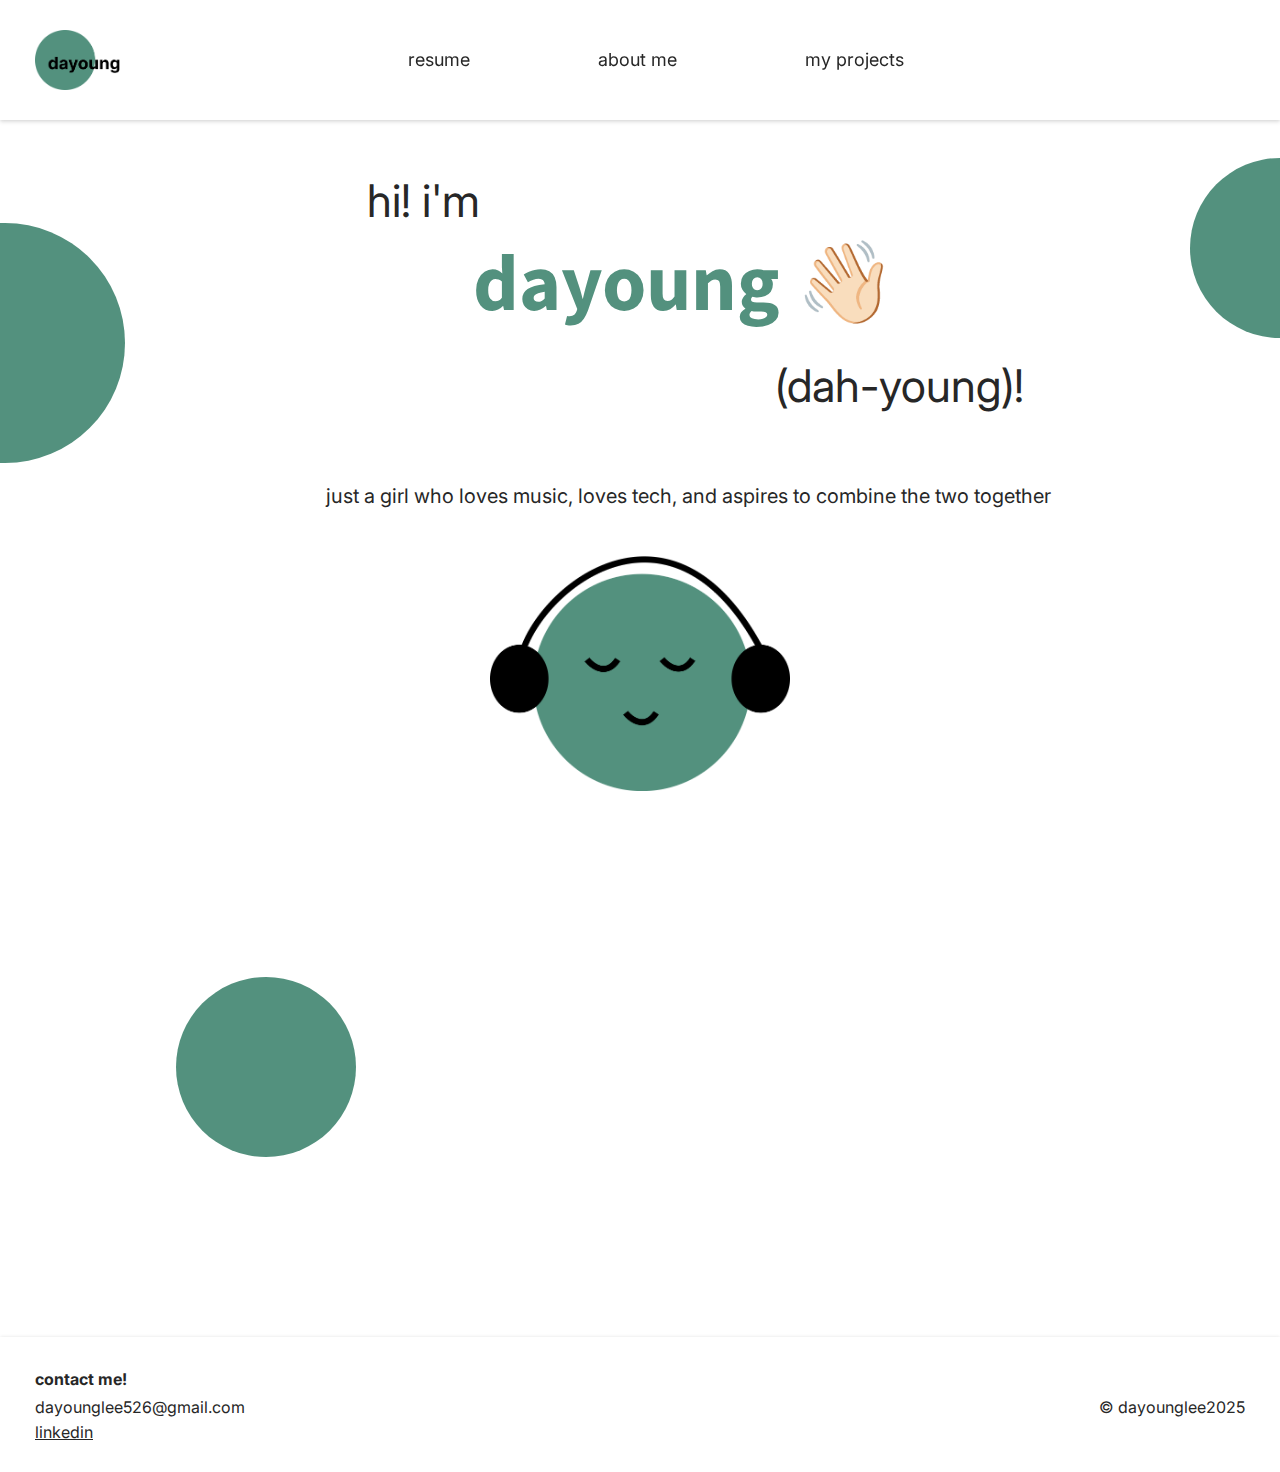
<file: index.html>
<!DOCTYPE html>
<html lang="en">
<head>
 <meta charset="UTF-8">
 <meta name="viewport" content="width=device-width, initial-scale=1.0">
 <title>home</title>
 <link rel="normalize" href="styles/normalizesheet.css">
 <link rel="stylesheet" href="styles/stylesheet.css">
<link rel="aboutme" href="aboutme.html">
<link rel="myprojects" href="myprojects.html">
<link rel="resume" href="resume.html">
</head>


<body>
    <header>
      <a href="index.html" class="logo">
        <img src="media/pictures/LOGO.png" alt="dayoung-logo">
      </a>
        <input type="checkbox" id="nav-toggle" class="nav-toggle" hidden >
        <label for="nav-toggle" class="nav-toggle-label">
          <span></span>
          <span></span>
          <span></span>
        </label>
        <nav>
          <ul>
            <li><a href='resume.html'>resume</a></li>
            <li><a href="aboutme.html">about me</a></li>
            <li><a href="myprojects.html">my projects</a></li>
          </ul>
        </nav>

      </header>
    <section class="homepage-content">
        <h2 id="hi">hi! i'm</h2>
        <h1><b>dayoung 👋🏻</b></h1>
        <h2 id="name">(dah-young)!</h2>
        <p class="introhomepage">just a girl who loves music, loves tech, and aspires to combine the two together</p>
        <div id="circle"></div>
        <div id="circle2"></div>
        <div id="circle4"></div>
        <img src="media/pictures/playlist-character.png" alt="playlist-character" width="300" id="playlist-character">
        <iframe style="border-radius:12px" src="https://open.spotify.com/embed/playlist/10hizoYpGsdxZO2vVTbMOK?utm_source=generator&theme=0"  id="spotify-playlist" width="100%" height="352" frameBorder="0" allowfullscreen="" allow="autoplay; clipboard-write; encrypted-media; fullscreen; picture-in-picture" loading="lazy"></iframe>
    </section>



<footer class ="footer">
    <p class="footer-content-trademark">&copy; dayounglee2025</p>
    <p id="contact-me"><b>contact me!</b></p>
    <p id="email">dayounglee526@gmail.com</p>
    <a href="https://www.linkedin.com/in/dayoung-lee-/">linkedin</a>
</footer>



</body>
</file>
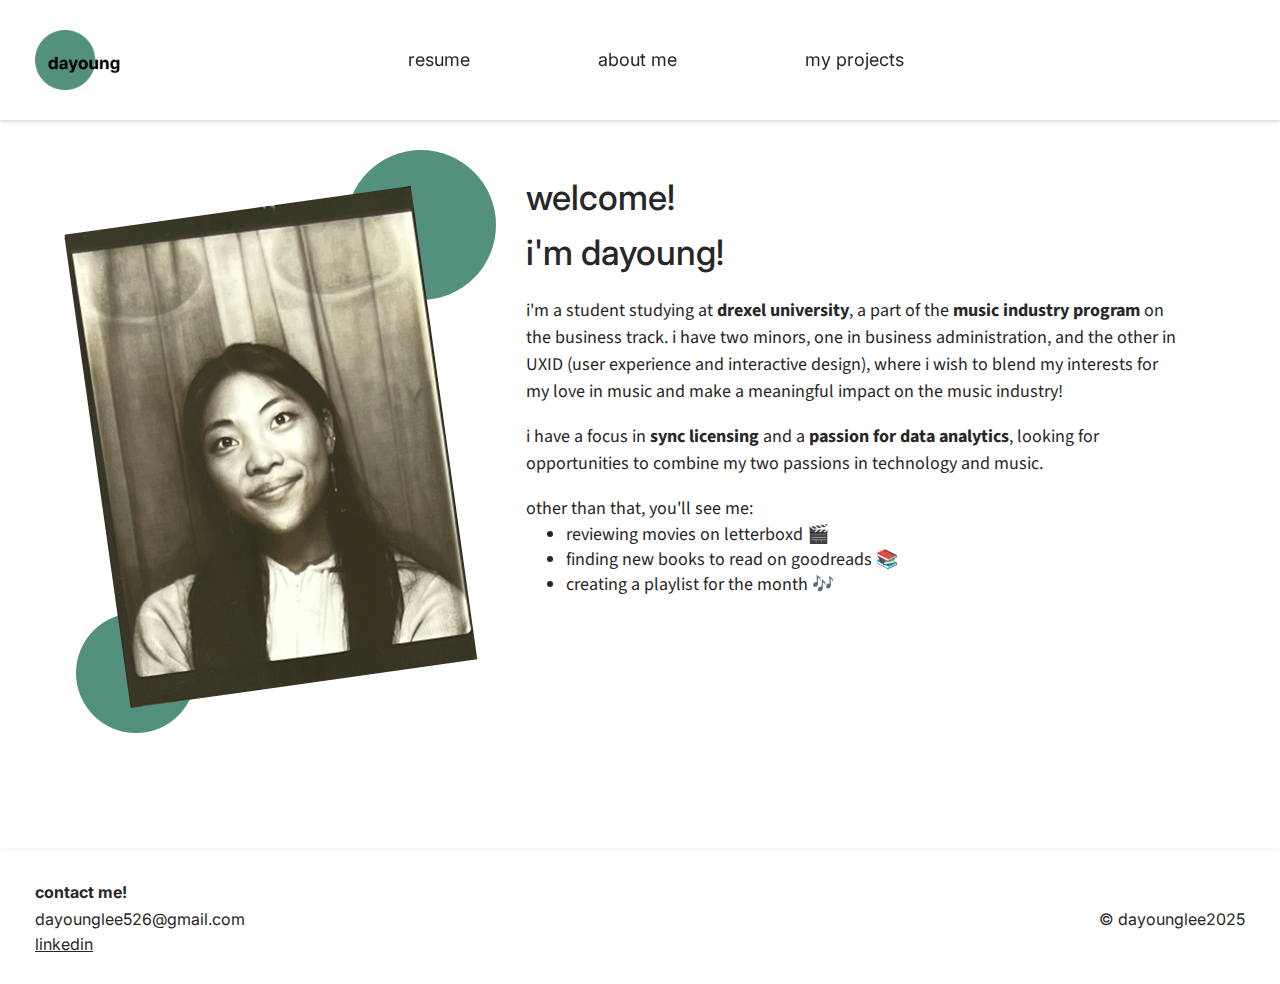
<file: aboutme.html>
<!DOCTYPE html>
<html lang="en">
<head>
 <meta charset="UTF-8">
 <meta name="viewport" content="width=device-width, initial-scale=1.0">
 <title>about me</title>
 <link rel="normalize" href="styles/normalizesheet.css">
 <link rel="stylesheet" href="styles/stylesheet.css">
<link rel="aboutme" href="aboutme.html">
<link rel="myprojects" href="myprojects.html">
<link rel="resume" href="resume.html">
</head>
<body class="about-me">
  <header>
    <a href="index.html" class="logo">
      <img src="media/pictures/LOGO.png" alt="dayoung-logo">
    </a>
      <input type="checkbox" id="nav-toggle" class="nav-toggle" hidden >
      <label for="nav-toggle" class="nav-toggle-label">
        <span></span>
        <span></span>
        <span></span>
      </label>
      <nav>
        <ul>
          <li><a href='resume.html'>resume</a></li>
          <li><a href="aboutme.html">about me</a></li>
          <li><a href="myprojects.html">my projects</a></li>
        </ul>
      </nav>

    </header>
      <section class="about-me-content">
        <div id="circle"></div>
        <div id="circle2"></div>
        <div id="dayoungphoto">
            <img src="media/pictures/DaYoungPhoto.png" alt="dayoungphoto" width="350">
        </div>
        <div class="about-me-text-content">
        <h1 id="welcome">welcome!</h1>
        <h1 id="intro">i'm dayoung!</h1>

        <p>i'm a student studying at <b>drexel university</b>, a part of the <b>music industry program</b> on the business track. i have two minors, one in business administration, and the other in UXID (user experience and interactive design), where i wish to blend my interests for my love in music and make a meaningful impact on the music industry!</p>
        <br>
        <p>i have a focus in <b>sync licensing</b> and a <b>passion for data analytics</b>, looking for opportunities to combine my two passions in technology and music.</p>
        <br>
        <p>other than that, you'll see me:</p>
        <ul>
            <li>reviewing movies on letterboxd 🎬</li>
            <li>finding new books to read on goodreads 📚</li>
            <li>creating a playlist for the month 🎶</li>
        </ul>
        </div>

      </section>


      <footer class ="footer">
        <p class="footer-content-trademark">&copy; dayounglee2025</p>
        <p id="contact-me"><b>contact me!</b></p>
        <p id="email">dayounglee526@gmail.com</p>
        <a href="https://www.linkedin.com/in/dayoung-lee-/">linkedin</a>
    </footer>

</body>
</file>
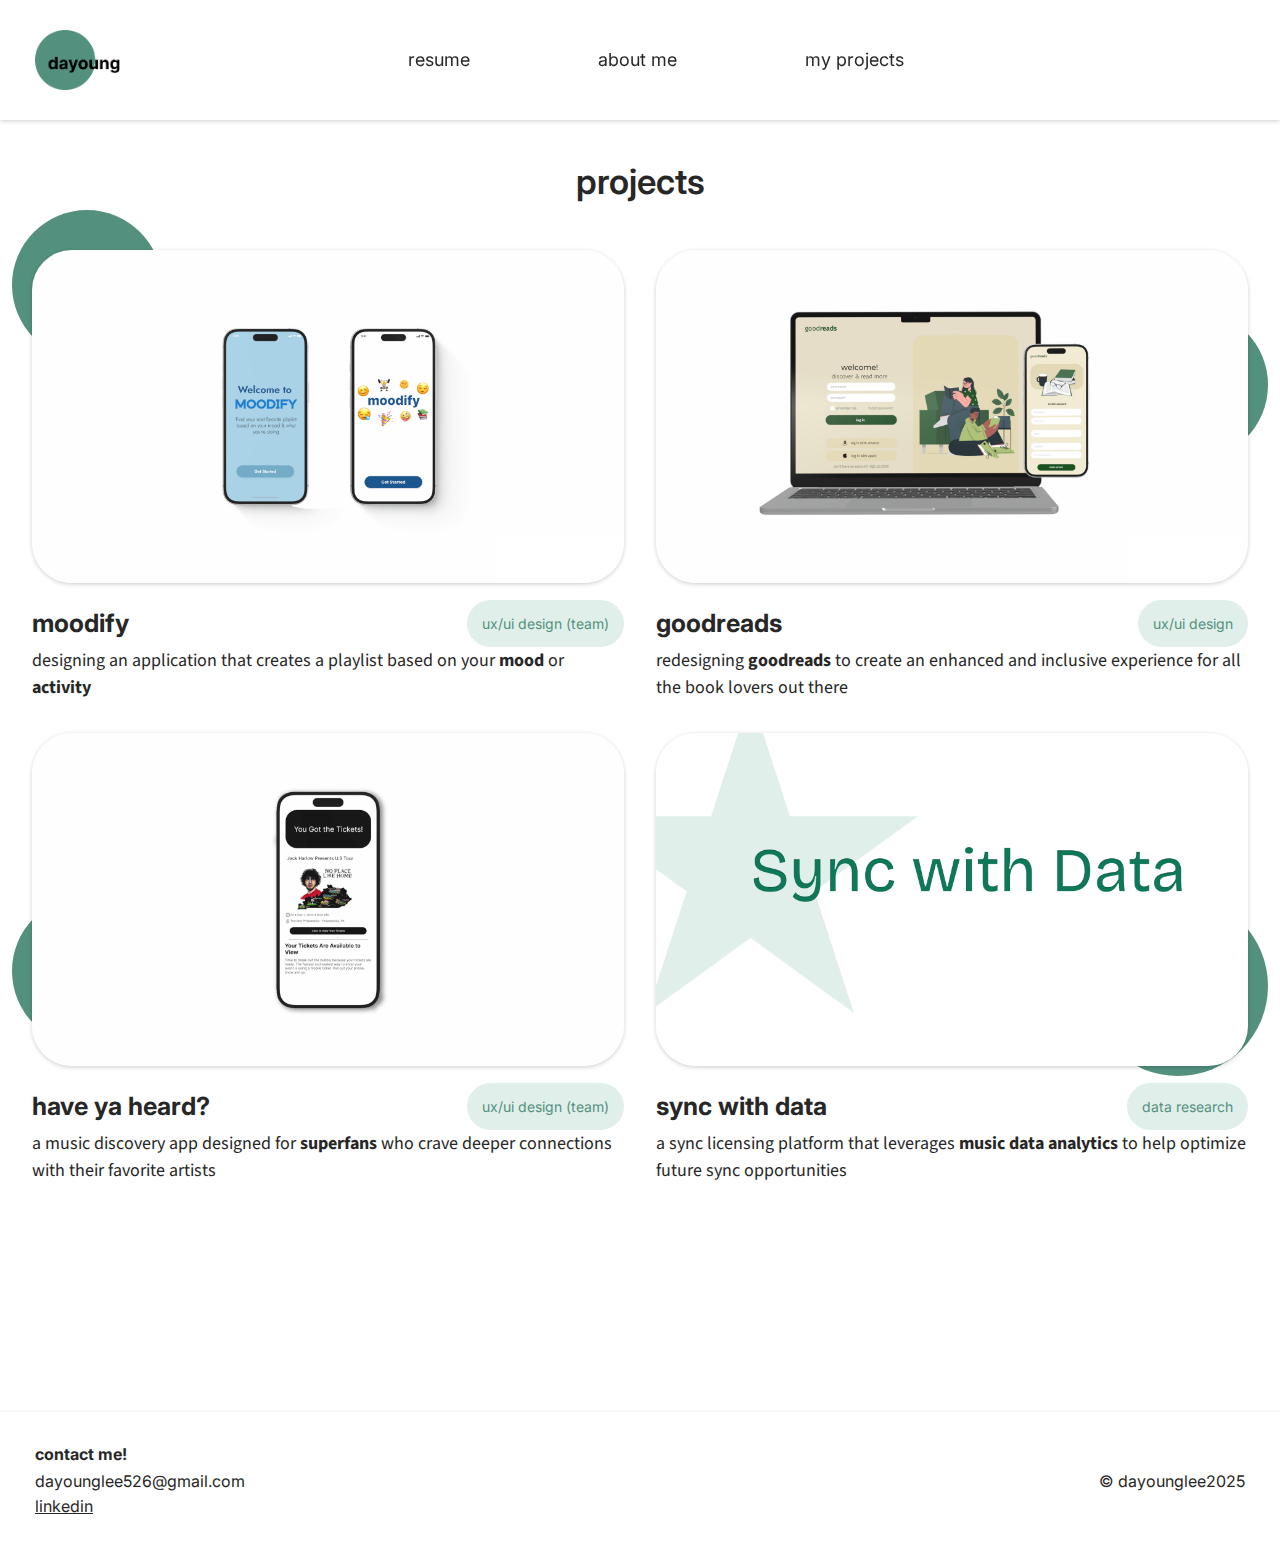
<file: myprojects.html>
<!DOCTYPE html>
<html lang="en">
<head>
 <meta charset="UTF-8">
 <meta name="viewport" content="width=device-width, initial-scale=1.0">
 <title>my projects</title>
 <link rel="normalize" href="styles/normalizesheet.css">
 <link rel="stylesheet" href="styles/stylesheet.css">
<link rel="aboutme" href="aboutme.html">
<link rel="myprojects" href="myprojects.html">
<link rel="resume" href="resume.html">
</head>
<body class="myprojects">
  <header>
    <a href="index.html" class="logo">
      <img src="media/pictures/LOGO.png" alt="dayoung-logo">
    </a>
      <input type="checkbox" id="nav-toggle" class="nav-toggle" hidden >
      <label for="nav-toggle" class="nav-toggle-label">
        <span></span>
        <span></span>
        <span></span>
      </label>
      <nav>
        <ul>
          <li><a href='resume.html'>resume</a></li>
          <li><a href="aboutme.html">about me</a></li>
          <li><a href="myprojects.html">my projects</a></li>
        </ul>
      </nav>

    </header>


      <section class="my-projects-content">
        <h1>projects</h1>
        <div id="circle"></div>
        <div id="circle2"></div>
        <div id="circle4"></div>
        <div id="circle5"></div>

        <a href="projects-MOODIFY.html" id="moodify">
          <img 
            src="media/pictures/MoodifyMockups.png" 
            alt="moodify-mockup">
        </a>
      
         <h2 class="moodify">moodify</h2>
         <p class="moodify">designing an application that creates a playlist based on your <b>mood</b> or <b>activity</b></p>
         <span class="tag">ux/ui design (team)</span>

         <!--change to goodreads-->
         <a href="projects-GOODREADS.html" id="moodify2">
            <img src="media/pictures/GoodreadsMockup.png" alt="goodreads-mockup" width="650" >
          </a>
           <h2 class="goodreads">goodreads</h2>
           <p class="goodreads">redesigning <b>goodreads</b> to create an enhanced and inclusive experience for all the book lovers out there</p>
           <span class="tag2">ux/ui design</span>


           <!--change to haveyaheard-->
           <a href="projects-HAVEYAHEARD.html" id="moodify3">
            <img src="media/pictures/HaveYaHeardMockup.png" alt="haveyaheard-mockup" width="650">
           </a>
           <h2 class="haveyaheard">have ya heard?</h2>
           <p class="haveyaheard">a music discovery app designed for <b>superfans</b> who crave deeper connections with their favorite artists</p>
           <span class="tag3">ux/ui design (team)</span>

<!-- sync with data -->
           <a href="syncwithdata.html" id="moodify4">
            <img src="media/pictures/SyncwithDataMockup.png" alt="syncwithdata-mockup" width="650">
           </a>
           <h2 class="syncwithdata">sync with data</h2>
           <p class="syncwithdata">a sync licensing platform that leverages <b>music data analytics</b> to help optimize future sync opportunities</p>
           <span class="tag4">data research</span>



      </section>

      <footer class ="footer">
        <p class="footer-content-trademark">&copy; dayounglee2025</p>
        <p id="contact-me"><b>contact me!</b></p>
        <p id="email">dayounglee526@gmail.com</p>
        <a href="https://www.linkedin.com/in/dayoung-lee-/">linkedin</a>
    </footer>


    

</body>
</file>
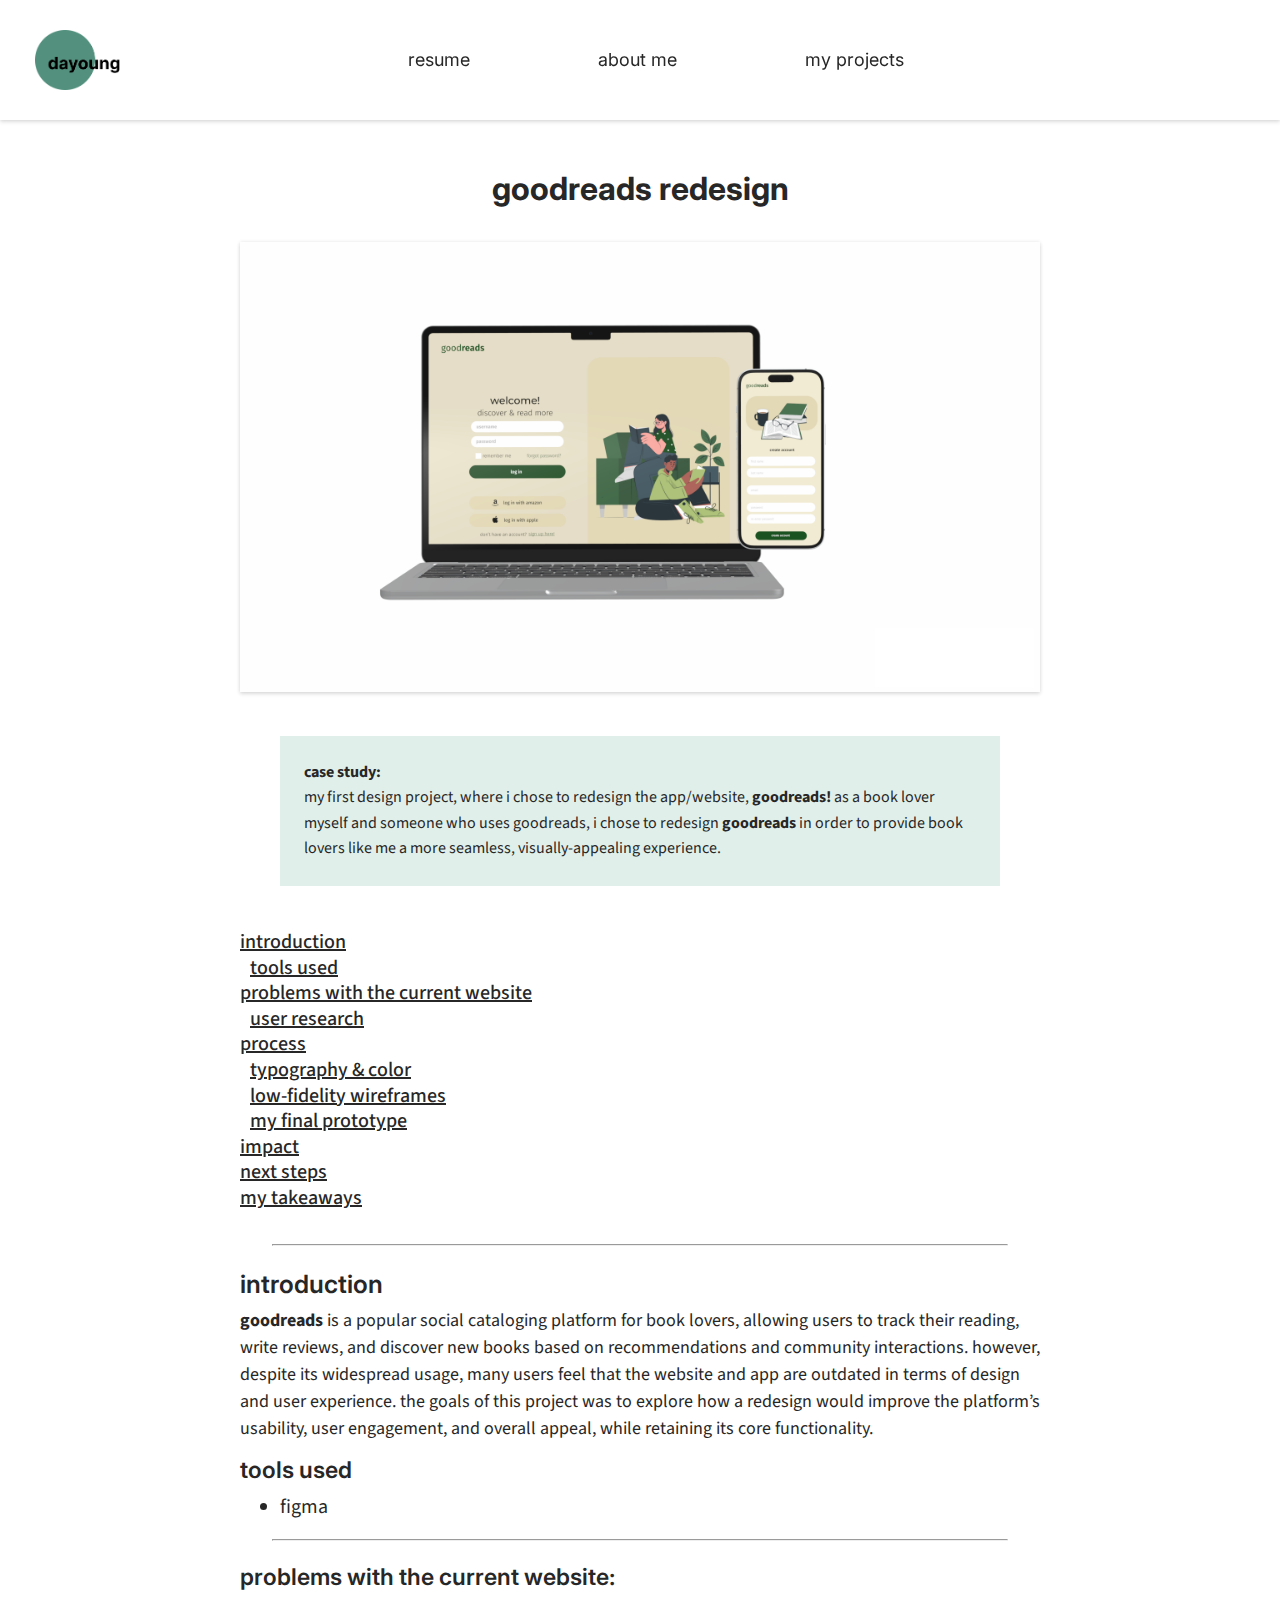
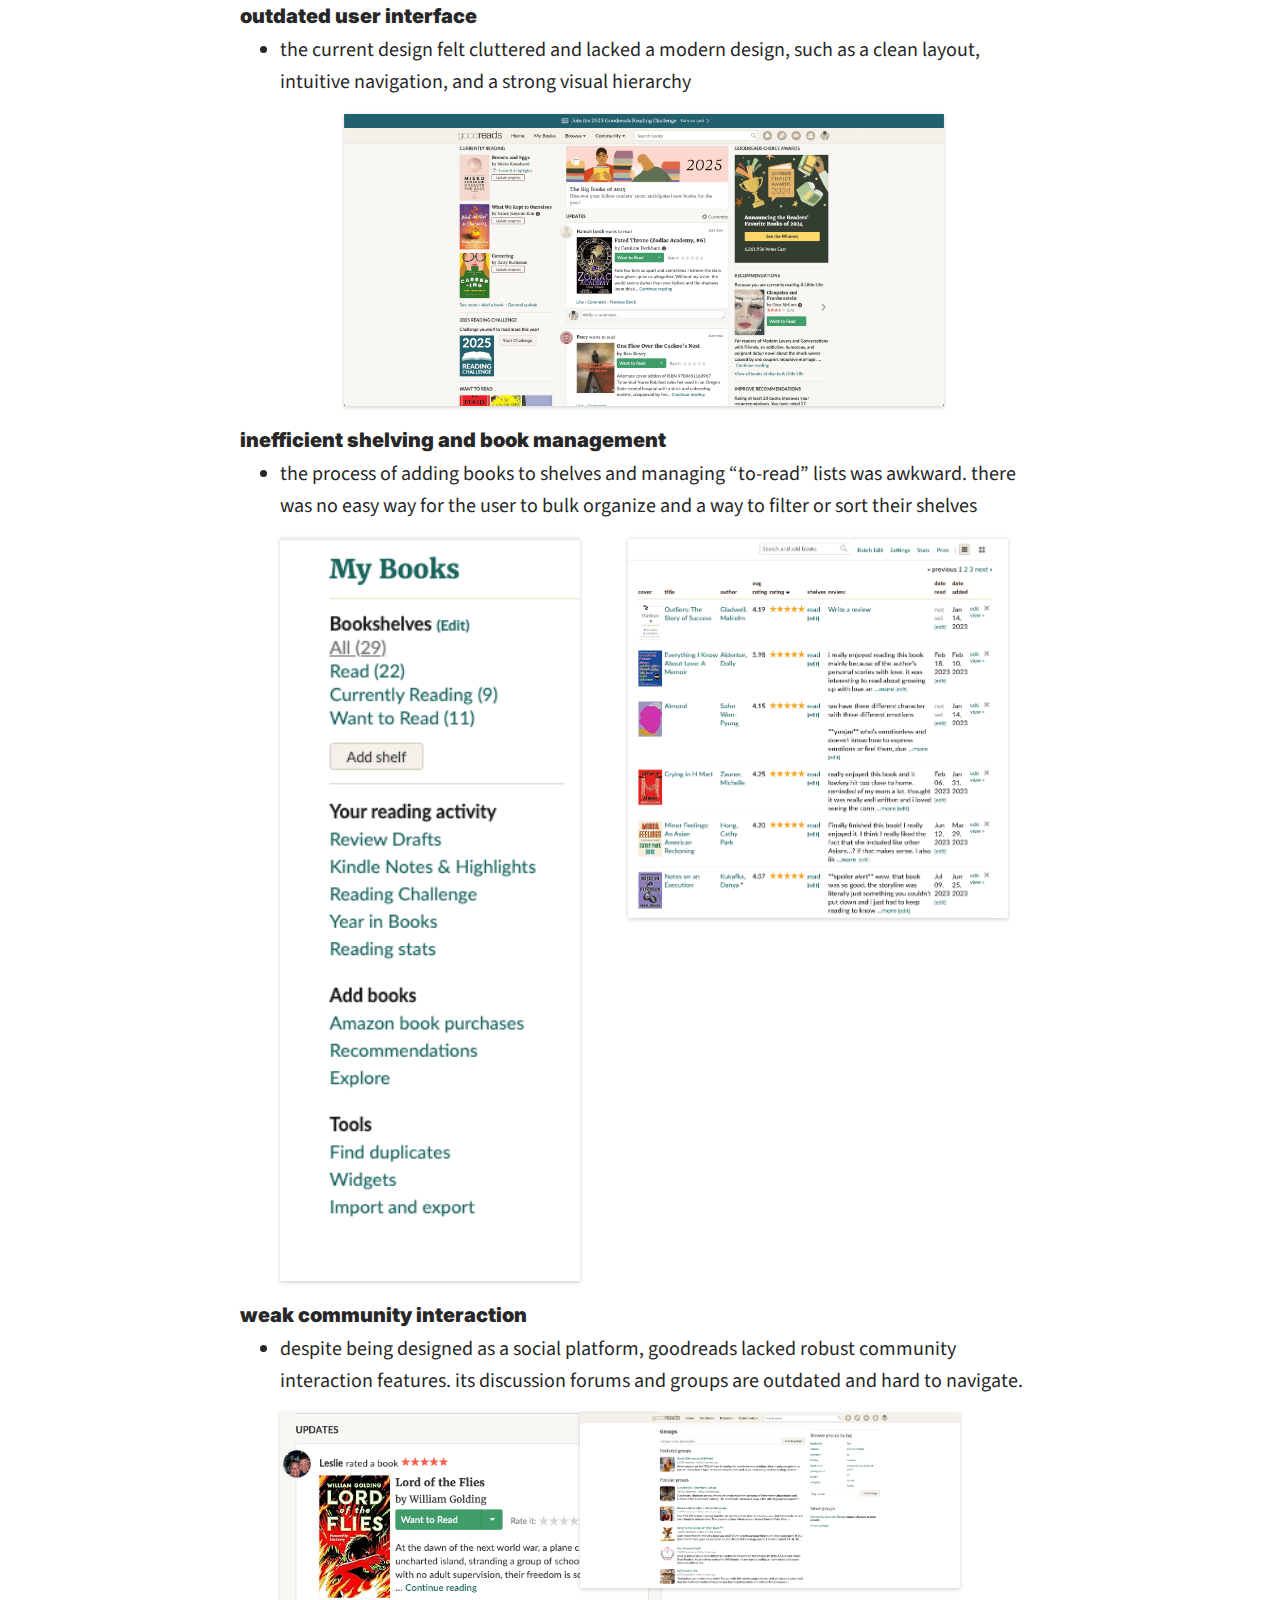
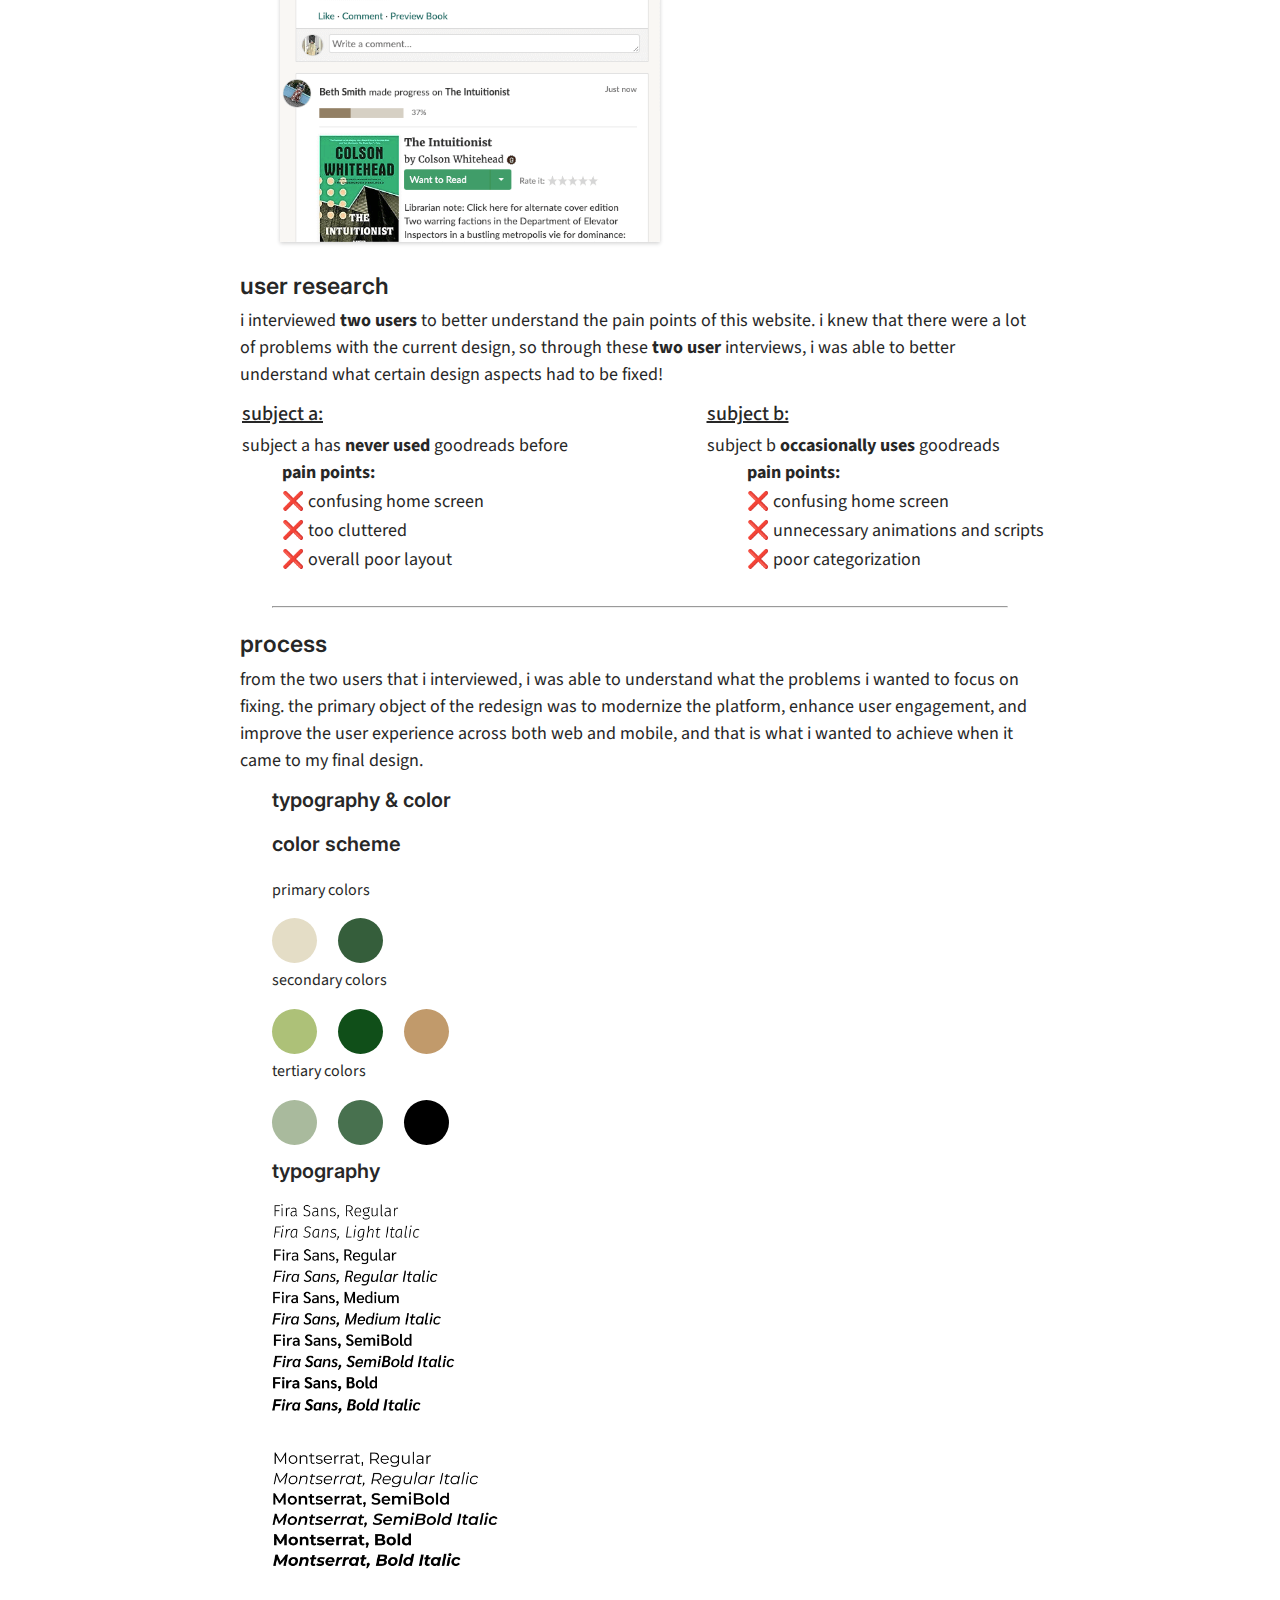
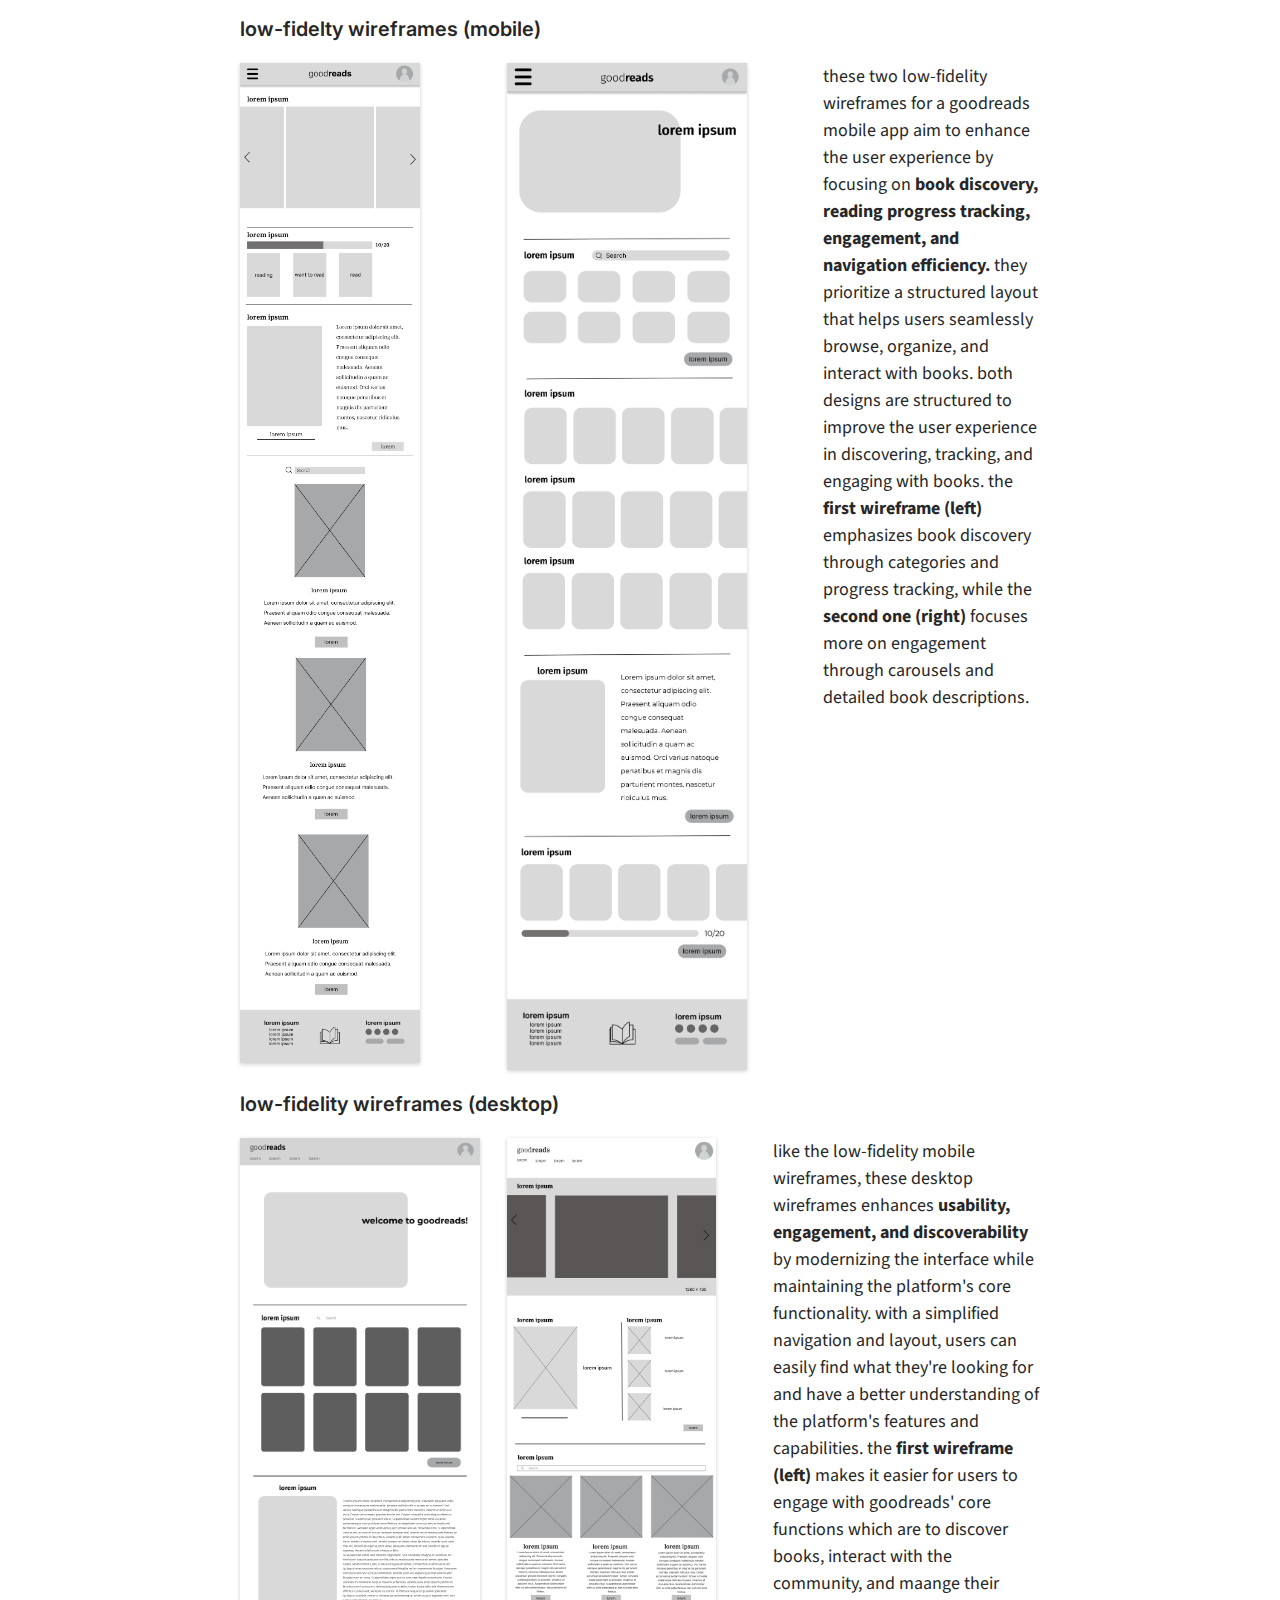
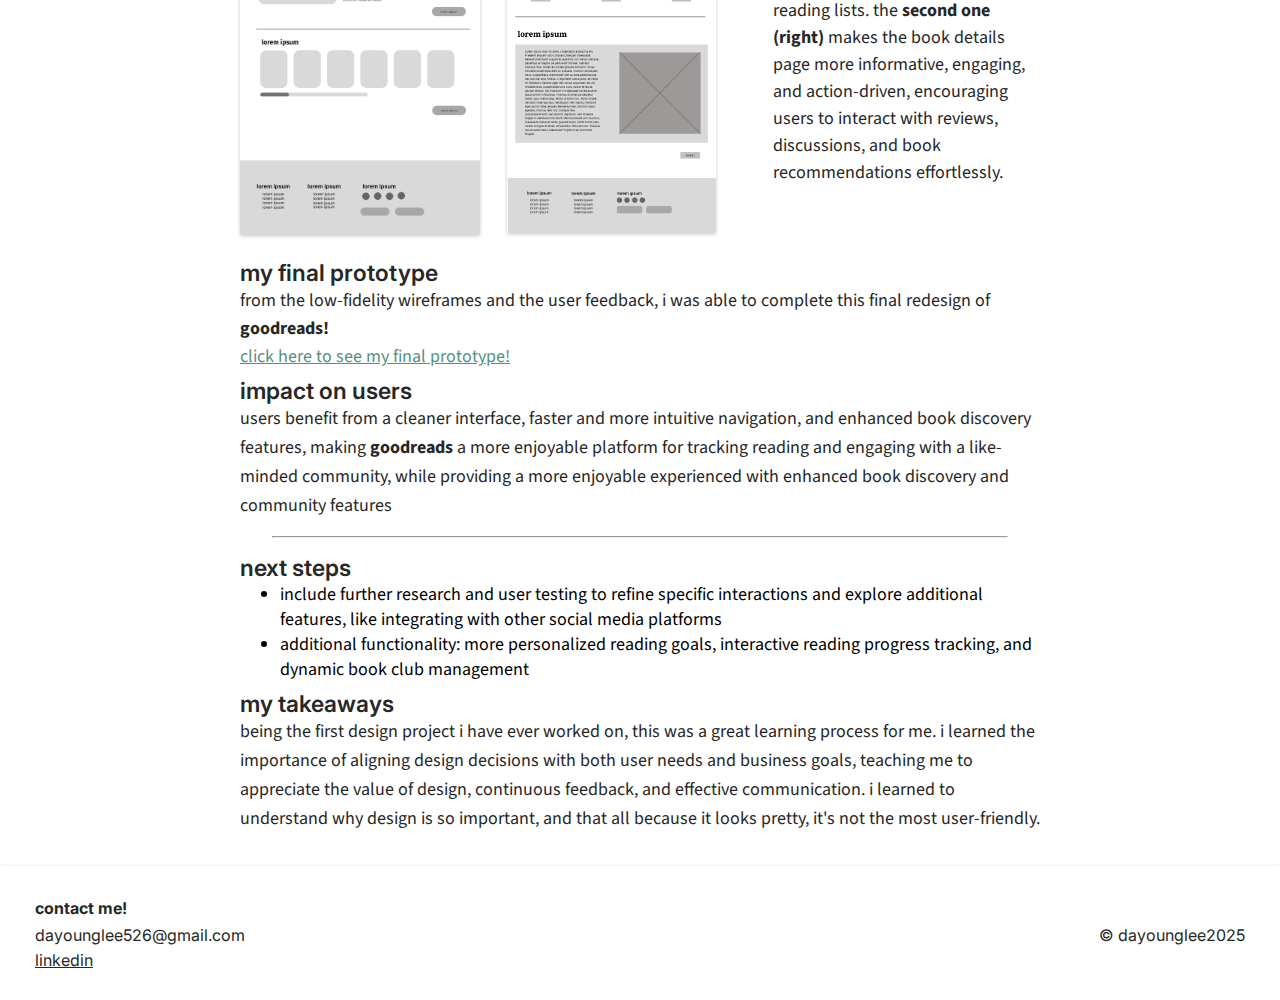
<file: projects-GOODREADS.html>
<!DOCTYPE html>
<html lang="en">
<head>
 <meta charset="UTF-8">
 <meta name="viewport" content="width=device-width, initial-scale=1.0">
 <title>goodreads</title>
 <link rel="normalize" href="styles/normalizesheet.css">
 <link rel="stylesheet" href="styles/stylesheet.css">
<link rel="aboutme" href="aboutme.html">
<link rel="myprojects" href="myprojects.html">
<link rel="resume" href="resume.html">
</head>

<body class="goodreads">
    <header>
        <a href="index.html" class="logo">
          <img src="media/pictures/LOGO.png" alt="dayoung-logo">
        </a>
          <input type="checkbox" id="nav-toggle" class="nav-toggle" hidden >
          <label for="nav-toggle" class="nav-toggle-label">
            <span></span>
            <span></span>
            <span></span>
          </label>
          <nav>
            <ul>
              <li><a href='resume.html'>resume</a></li>
              <li><a href="aboutme.html">about me</a></li>
              <li><a href="myprojects.html">my projects</a></li>
            </ul>
          </nav>
    
        </header>
        <div class="goodreads-container">
                
            <section class="goodreads-content-pt1">
                <h1>goodreads redesign</h1>
                <img src="media/pictures/GoodreadsMockup.png" alt="goodreads-mockup" width="1100">
    
                <div class="goodreads-casestudy">
                    <div class="goodreads-casestudy-box">
                    <b>case study:</b>
                    <p>my first design project, where i chose to redesign the app/website,
                        <b>goodreads!</b> as a book lover myself and someone who uses goodreads, i chose to redesign <b>goodreads</b> in order to provide book lovers like me a more seamless, visually-appealing experience.</p>
                    </div>
                </div>
    
                <div class="goodreads-tableofcontents">
                    <ul>
                        <li><a href="#introduction">introduction</a></li>
                        <li class="indent"><a href="#tools-used">tools used</a></li>
                        <li><a href="#problemswithcurrentdesign">problems with the current website</a></li>
                        <li class="indent"><a href="#user-research">user research</a></li>
                        <li><a href="#process">process</a></li>
                        <li class="indent"><a href="#typography-color">typography & color</a></li>
                        <li class="indent"><a href="#low-fi">low-fidelity wireframes</a></li>
                        <li class="indent"><a href="#prototype">my final prototype</a></li>
                        <li><a href="#impact">impact</a></li>
                        <li><a href="#nextsteps">next steps</a></li>
                        <li><a href="#takeaways">my takeaways</a></li>
    
                    </ul>
                </div>
                <hr class="line">
                <div class="introduction-goodreads" id="introduction-goodreads">
                    <h2>introduction</h2>
                    <p><b>goodreads</b> is a popular social cataloging platform for book lovers, allowing users to track their reading, write reviews, and discover new books based on recommendations and community interactions. however, despite its widespread usage, many users feel that the website and app are outdated in terms of design and user experience. the goals of this project was to explore how a redesign would improve the platform’s usability, user engagement, and overall appeal, while retaining its core functionality.</p>
                </div>
                <div class="tools-used">
                    <h2>tools used</h2>
                    <ul>
                        <li>figma</li>
    
                    </ul>
                </div>
                <hr class="line">
                <div class="problemswithcurrentdesign" id="problemswithcurrentdesign">
                    <h2>problems with the current website:</h2>
                    <h3><b>outdated user interface</b></h3>
                    <ul>
                        <li>the current design felt cluttered and lacked a modern design, such as a clean layout, intuitive navigation, and a strong visual hierarchy</li>
                        <li class="baddesign1"><img src="media/pictures/GoodreadsBadDesign1.png" alt="baddesign1" width="600"></li>
                        
                    </ul>
                    <h3><b>inefficient shelving and book management</b></h3>
                    <ul>
                        <li>the process of adding books to shelves and managing “to-read” lists was awkward. there was no easy way for the user to bulk organize and a way to filter or sort their shelves</li>
                        <li class="bad-design-list">
                            <div class="shelving-images">
                        <img src="media/pictures/GoodreadsBadDesign2.png" alt="baddesign2" width="243" class="bad-design1">
                        <img src="media/pictures/GoodreadsBadDesign3.png" alt="baddesign3" width="600" class="bad-design2">
                        </div>
                        </li>
    
                    </ul>
                    <h3><b>weak community interaction</b></h3>
                    <ul>
                        <li>despite being designed as a social platform, goodreads lacked robust community interaction features. its discussion forums and groups are outdated and hard to navigate.</li>
                        <li class="bad-design-list">
                            <div class="shelving-images">
                        <img src="media/pictures/GoodreadsBadDesign4.png" alt="baddesign3" width="300" class="bad-design3">
                        <img src="media/pictures/GoodreadsBadDesign5.png" alt="baddesign3" width="650" class="bad-design4">
                    </div>
                    </li>
                        
                    </ul>
                </div>
                <div class="userresearch" id="user-research">
                    <h2>user research</h2>
                    <p>i interviewed <b>two users</b> to better understand the pain points of this website. i knew that there were a lot of problems with the current design, so through these <b>two user</b> interviews, i was able to better understand what certain design aspects had to be fixed!</p>
                </div>
    
                <div class="userresearch2">
                    <div class="subject-a">
                    <h3><u>subject a:</u></h3>
                    <p>subject a has <b>never used</b> goodreads before</p>
                    <ul>
                        <li><b>pain points:</b></li>
                        <li>❌ confusing home screen</li>
                        <li>❌ too cluttered</li>
                        <li>❌ overall poor layout</li>
                    </ul>
                    </div>
                    <div class="subject-b">
                        <h3><u>subject b:</u></h3>
                        <p>subject b <b>occasionally uses</b> goodreads</p>
                        <ul>
                            <li><b>pain points:</b></li>
                            <li>❌ confusing home screen</li>
                            <li>❌ unnecessary animations and scripts</li>
                            <li>❌ poor categorization</li>
                        </ul>
                        </div>
                </div>
                <hr class="line">
                <div class="process" id="process">
                    <h2>process</h2>
                    <p>from the two users that i interviewed, i was able to understand what the problems i wanted to focus on fixing. the primary object of the redesign was to modernize the platform, enhance user engagement, and improve the user experience across both web and mobile, and that is what i wanted to achieve when it came to my final design.</p>
                    <h3 id="typography-color">typography & color</h3>
                    <h3>color scheme</h3>
                    <div class="color-scheme">
                        <h4>primary colors</h4>
                        <div class="circlefilled"></div>
                        <div class="circlefilled"></div>
                        <h4>secondary colors</h4>
                        <div class="circlefilled"></div>
                        <div class="circlefilled"></div>
                        <div class="circlefilled"></div>
                        <h4>tertiary colors</h4>
                        <div class="circlefilled"></div>
                        <div class="circlefilled"></div>
                        <div class="circlefilled"></div>
                    </div>
                    <h3>typography</h3>
                    <img src="media/pictures/goodreads%20fonts.png" alt="goodreadsfonts" width="300" class="goodreads-fonts">
                </div>
                <div class="wireframes" id="low-fi">
                    <h3>low-fidelty wireframes (mobile)</h3>
                     <div class="wireframe-container">
                    <img src="media/pictures/GoodreadsMobileLowFi1.png" alt="lowfi1" class="lowfi1" width="300">
                    <img src="media/pictures/GoodreadsMobileLowFi2.png" alt="lowif2" class="lowfi2" width="300">
                
                    <p class="wireframe-mobile-explanation">these two low-fidelity wireframes for a goodreads mobile app aim to enhance the user experience by focusing on <b>book discovery, reading progress tracking, engagement, and navigation efficiency.</b> they prioritize a structured layout that helps users seamlessly browse, organize, and interact with books.
                    both designs are structured to improve the user experience in discovering, tracking, and engaging with books. the <b>first wireframe (left)</b> emphasizes book discovery through categories and progress tracking, while the <b>second one (right)</b> focuses more on engagement through carousels and detailed book descriptions.</p>
                     </div>
                      
    
                    <h3>low-fidelity wireframes (desktop)</h3>
                    <div class="wireframe-container">
                    <img src="media/pictures/GoodreadsLowFiDesktop1.png" alt="lowfidesktop1" class="lowfi3" width="300">
                    <img src="media/pictures/GoodreadsDesktopLowFi2.png" alt="lowfidesktop2" class="lowfi4" width="300">
                    
                
                    <p class="wireframe-desktop-explanation">like the low-fidelity mobile wireframes, these desktop wireframes enhances <b>usability, engagement, and discoverability</b> by modernizing the interface while maintaining the platform's core functionality. with a simplified navigation and layout, users can easily find what they're looking for and have a better understanding of the platform's features and capabilities. the <b>first wireframe (left)</b> makes it easier for users to engage with goodreads' core functions which are to discover books, interact with the community, and maange their reading lists. the <b>second one (right)</b> makes the book details page more informative, engaging, and action-driven, encouraging users to interact with reviews, discussions, and book recommendations effortlessly.</p>
                </div>
            </div>  
  
                <div class="prototype-goodreads" id="prototype">
                    <h2>my final prototype</h2>
                    <p>from the low-fidelity wireframes and the user feedback, i was able to complete this final redesign of <b>goodreads!</b></p>
    
                    <a class="final-prototype-link" href="https://www.figma.com/design/ALmVHjkc2oxd5nrXl0hq8W/Goodreads-Redesign?node-id=338-385&t=MOvjZ0PWS3JExvNF-1">click here to see my final prototype!</a>
    
                </div>
                <div class="impact" id="impact">
                    <h2>impact on users</h2>
                    <p>users benefit from a cleaner interface, faster and more intuitive navigation, and enhanced book discovery features, making <b>goodreads</b> a more enjoyable platform for tracking reading and engaging with a like-minded community, while providing a more enjoyable experienced with enhanced book discovery and community features</p>
                </div>
                <hr class="line">

                <div class="next-steps" id="next-steps">
                    <h2>next steps</h2>
                    <ul>
                        <li>include further research and user testing to refine specific interactions and explore additional features, like integrating with other social media platforms</li>
                        <li>additional functionality: more personalized reading goals, interactive reading progress tracking, and dynamic book club management</li>
                    </ul>
                </div>
                <div class="takeaways-goodreads" id="takeaways">
                    <h2>my takeaways</h2>
                    <p>being the first design project i have ever worked on, this was a great learning process for me. i learned the importance of aligning design decisions with both user needs and business goals, teaching me to appreciate the value of design, continuous feedback, and effective communication. i learned to understand why design is so important, and that all because it looks pretty, it's not the most user-friendly.</p>
                </div>
    
    
    
        
            </section>
    </div>



<footer class ="footer">
    <p class="footer-content-trademark">&copy; dayounglee2025</p>
    <p id="contact-me"><b>contact me!</b></p>
    <p id="email">dayounglee526@gmail.com</p>
    <a href="https://www.linkedin.com/in/dayoung-lee-/">linkedin</a>
</footer>
</body>
</file>
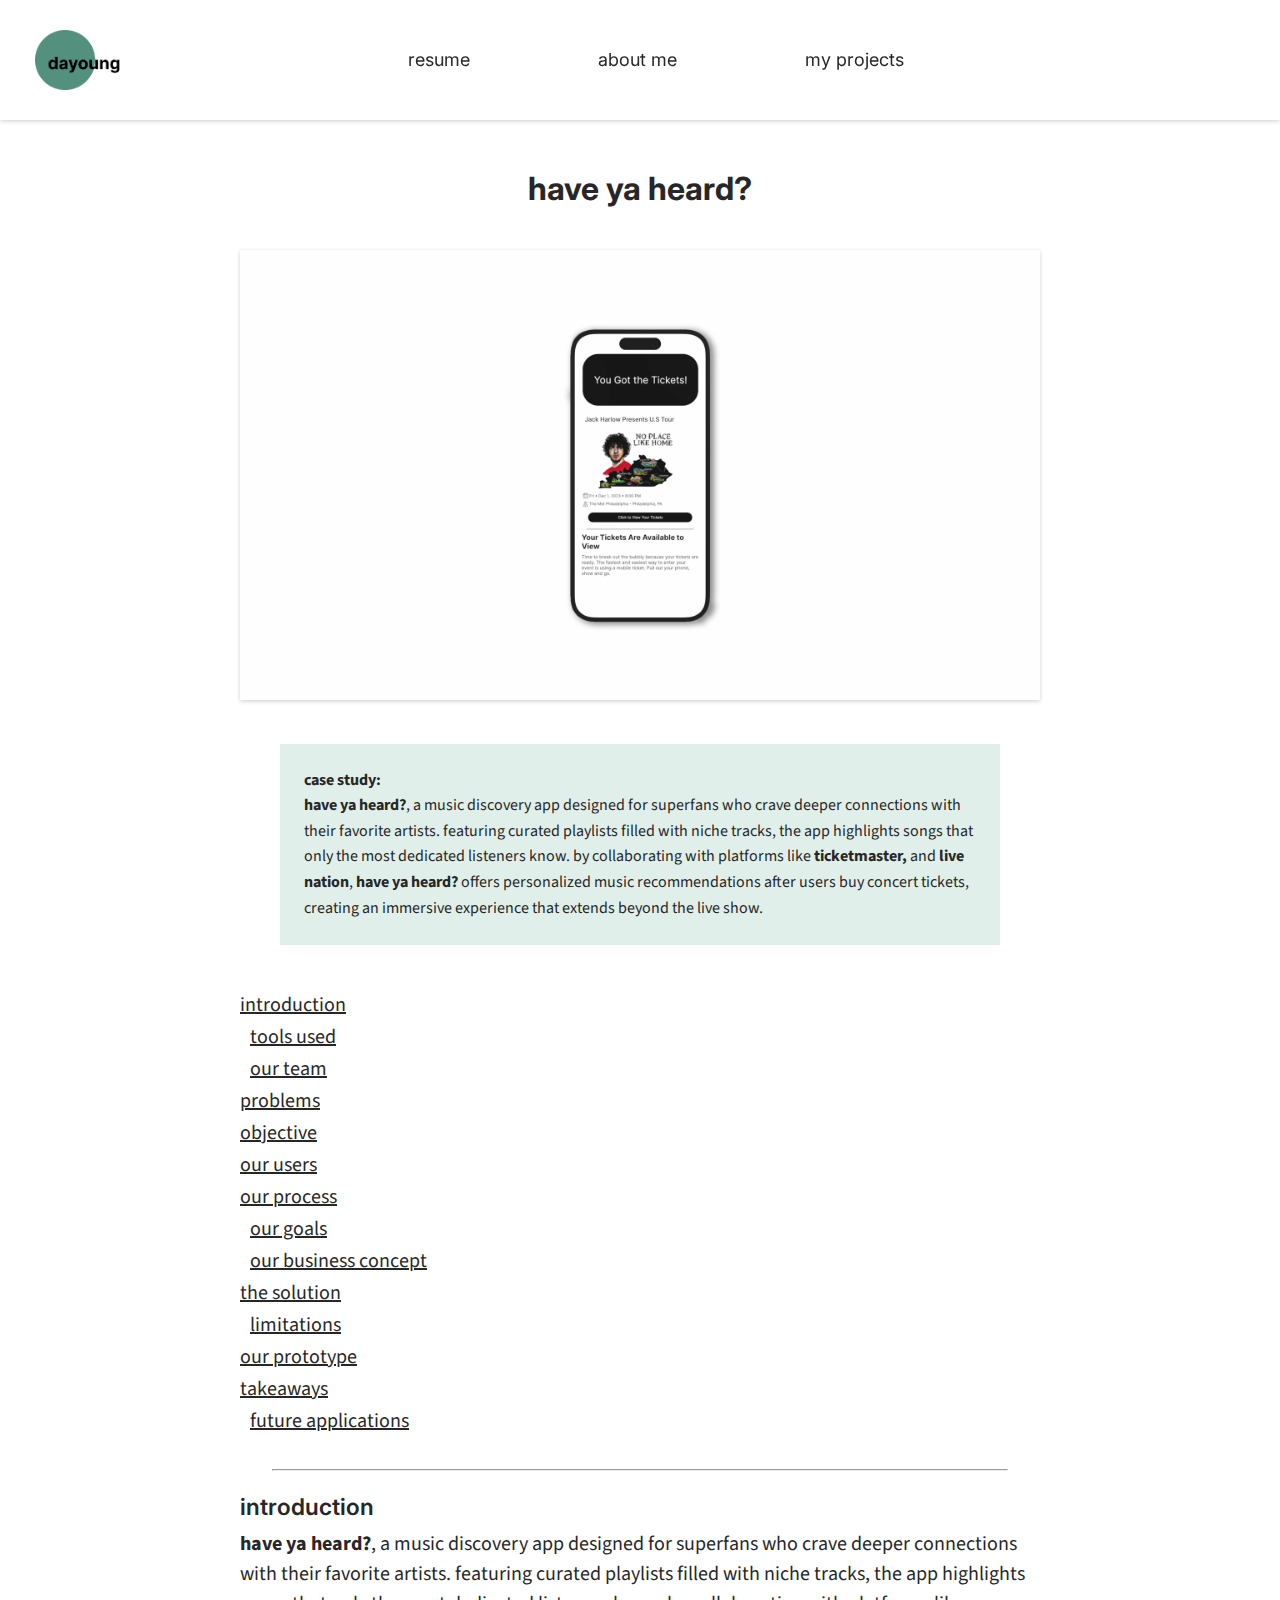
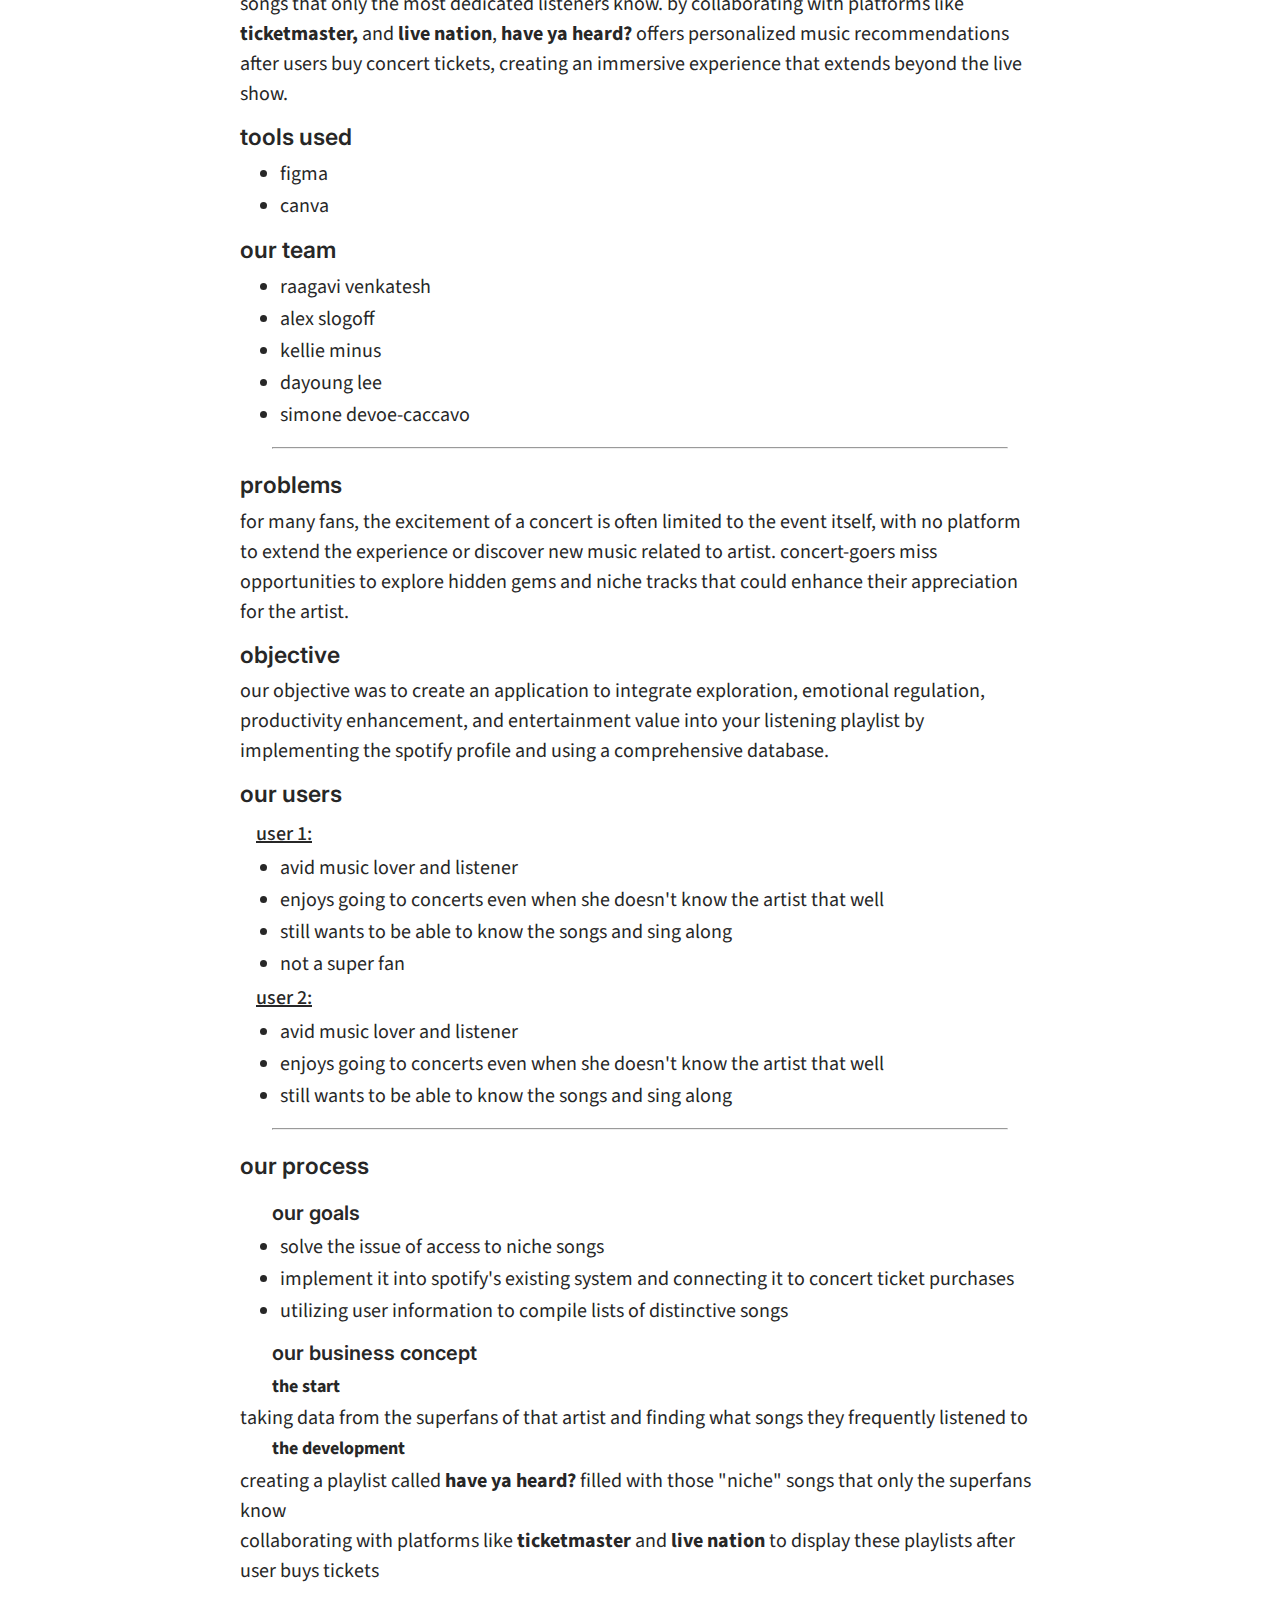
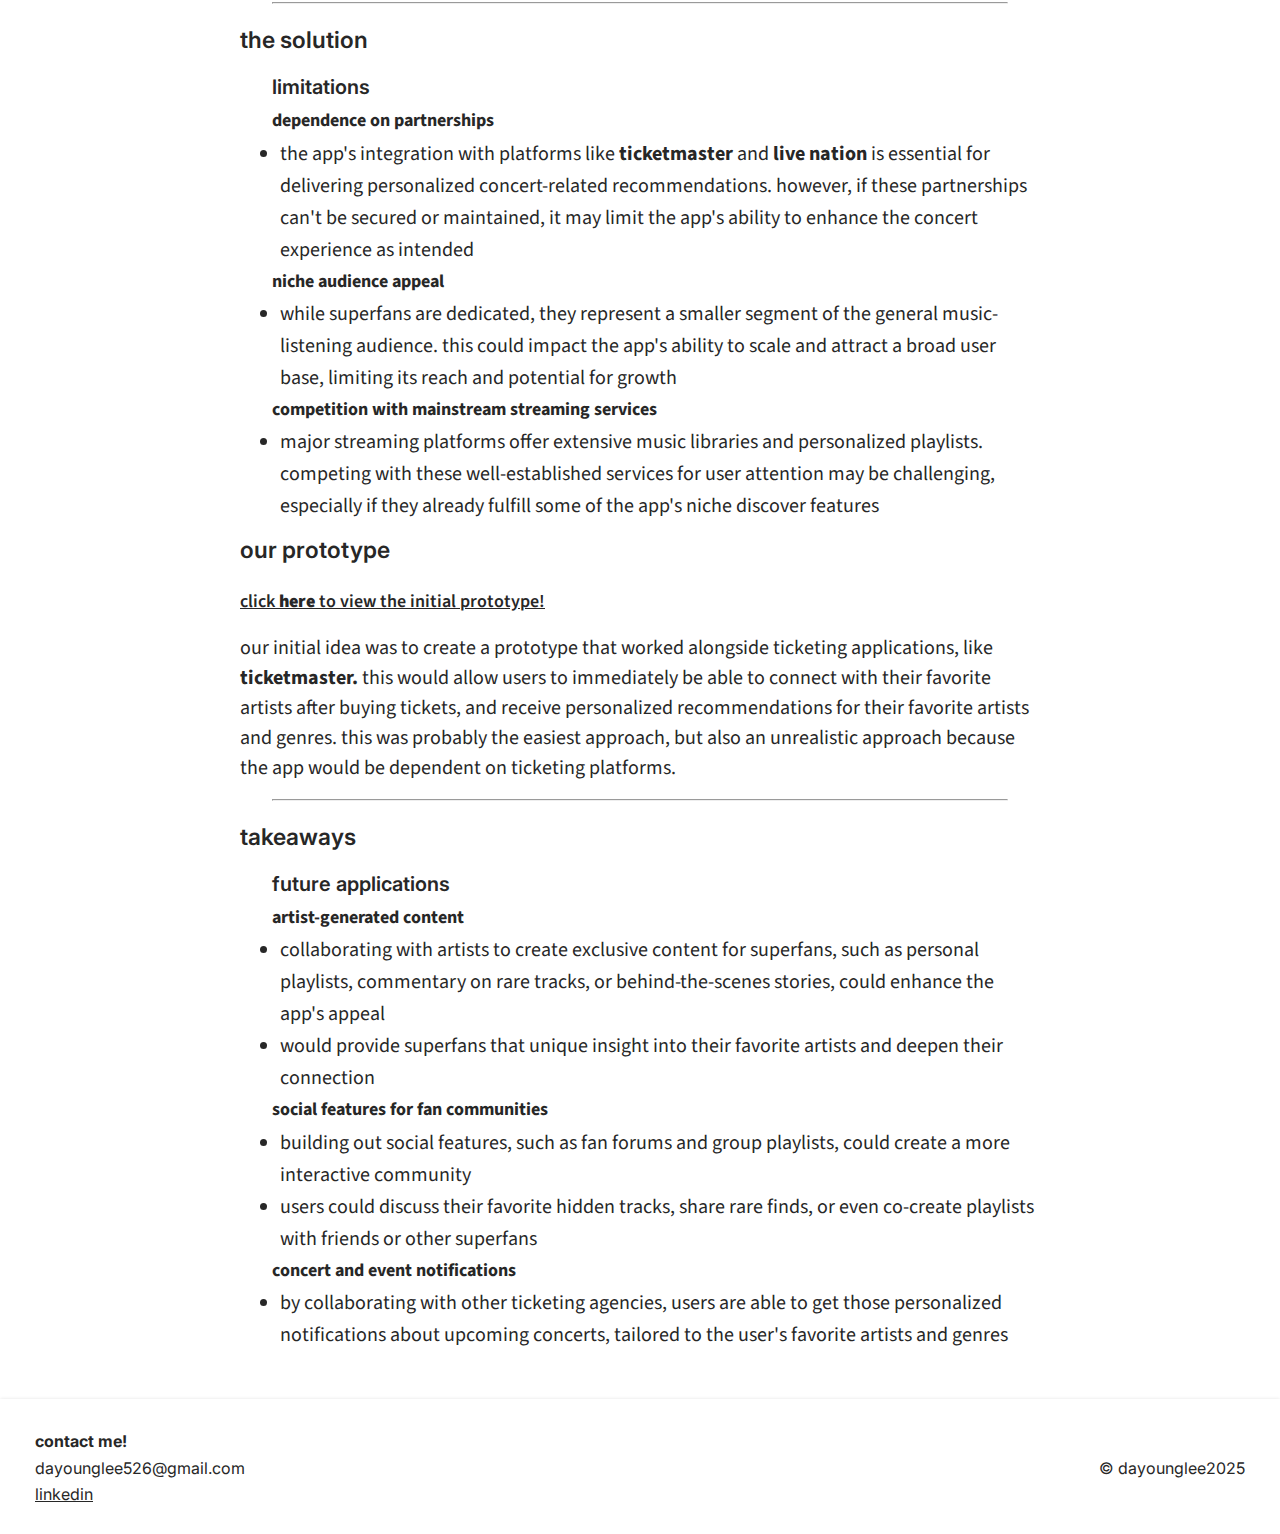
<file: projects-HAVEYAHEARD.html>
<!DOCTYPE html>
<html lang="en">
<head>
 <meta charset="UTF-8">
 <meta name="viewport" content="width=device-width, initial-scale=1.0">
 <title>have ya heard?</title>
 <link rel="normalize" href="styles/normalizesheet.css">
 <link rel="stylesheet" href="styles/stylesheet.css">
<link rel="aboutme" href="aboutme.html">
<link rel="myprojects" href="myprojects.html">
<link rel="resume" href="resume.html">
</head>

<body>
    <header>
        <a href="index.html" class="logo">
          <img src="media/pictures/LOGO.png" alt="dayoung-logo">
        </a>
          <input type="checkbox" id="nav-toggle" class="nav-toggle" hidden >
          <label for="nav-toggle" class="nav-toggle-label">
            <span></span>
            <span></span>
            <span></span>
          </label>
          <nav>
            <ul>
              <li><a href='resume.html'>resume</a></li>
              <li><a href="aboutme.html">about me</a></li>
              <li><a href="myprojects.html">my projects</a></li>
            </ul>
          </nav>
        </header>

        <div class="haveyaheard-container">
        <section class="haveyaheard-content">
            <h1>have ya heard?</h1>
            <img src="media/pictures/HaveYaHeardMockup.png" alt="HaveYaHeardMockup" width="1100">
        
            <div class="haveyaheard-casestudy">
                <div class="haveyaheard-casestudy-box">
                    <b>case study:</b>
                    <p><b>have ya heard?</b>, a music discovery app designed for superfans who crave deeper connections with their favorite artists. featuring curated playlists filled with niche tracks, the app highlights songs that only the most dedicated listeners know. by collaborating with platforms like <b>ticketmaster,</b> and <b>live nation</b>, <b>have ya heard?</b> offers personalized music recommendations after users buy concert tickets, creating an immersive experience that extends beyond the live show.</p>
                </div>
            </div>
        
            <div class="haveyaheard-tableofcontents">
                <ul>
                    <li><a href="#introduction">introduction</a></li>
                    <li class="indent"><a href="#tools-used">tools used</a></li>
                    <li class="indent"><a href="#our-team">our team</a></li>
                    <li><a href="#problems">problems</a></li>
                    <li><a href="#objective">objective</a></li>
                    <li><a href="#our-users">our users</a></li>
                    <li><a href="#our-process">our process</a></li>
                    <li class="indent"><a href="#our-goals">our goals</a></li>
                    <li class="indent"><a href="#our-business-concept">our business concept</a></li>
                    <li><a href="#the-solution">the solution</a></li>
                    <li class="indent"><a href="#limitations">limitations</a></li>
                    <li><a href="#prototype">our prototype</a></li>
                    <li><a href="#takeaways">takeaways</a></li>
                    <li class="indent"><a href="#future-applications">future applications</a></li>
                </ul>
            </div>
            
            <hr class="line">
            
            <div class="introduction" id="introduction">
                <h2>introduction</h2>
                <p><b>have ya heard?</b>, a music discovery app designed for superfans who crave deeper connections with their favorite artists. featuring curated playlists filled with niche tracks, the app highlights songs that only the most dedicated listeners know. by collaborating with platforms like <b>ticketmaster,</b> and <b>live nation</b>, <b>have ya heard?</b> offers personalized music recommendations after users buy concert tickets, creating an immersive experience that extends beyond the live show.</p>
            </div>
            
            <div class="tools-used" id="tools-used">
                <h2>tools used</h2>
                <ul>
                    <li>figma</li>
                    <li>canva</li>
                </ul>
            </div>
            
            <div class="our-team" id="our-team">
                <h2>our team</h2>
                <ul>
                    <li>raagavi venkatesh</li>
                    <li>alex slogoff</li>
                    <li>kellie minus</li>
                    <li>dayoung lee</li>
                    <li>simone devoe-caccavo</li>
                </ul>
            </div>
            
            <hr class="line">
            
            <div class="problems" id="problems">
                <h2>problems</h2>
                <p>for many fans, the excitement of a concert is often limited to the event itself, with no platform to extend the experience or discover new music related to artist. concert-goers miss opportunities to explore hidden gems and niche tracks that could enhance their appreciation for the artist.</p>
            </div>
            
            <div class="objective" id="objective">
                <h2>objective</h2>
                <p>our objective was to create an application to integrate exploration, emotional regulation, productivity enhancement, and entertainment value into your listening playlist by implementing the spotify profile and using a comprehensive database.</p>
            </div>
            
            <div class="our-users" id="our-users">
                <h2>our users</h2>
                
                <h3><u>user 1:</u></h3>
                <ul>
                    <li>avid music lover and listener</li>
                    <li>enjoys going to concerts even when she doesn't know the artist that well</li>
                    <li>still wants to be able to know the songs and sing along</li>
                    <li>not a super fan</li>
                </ul>
                
                <h3><u>user 2:</u></h3>
                <ul>
                    <li>avid music lover and listener</li>
                    <li>enjoys going to concerts even when she doesn't know the artist that well</li>
                    <li>still wants to be able to know the songs and sing along</li>
                </ul>
            </div>
            
            <hr class="line">
            
            <div class="our-process" id="our-process">
                <h2>our process</h2>
                
                <h3 id="our-goals">our goals</h3>
                <ul>
                    <li>solve the issue of access to niche songs</li>
                    <li>implement it into spotify's existing system and connecting it to concert ticket purchases</li>
                    <li>utilizing user information to compile lists of distinctive songs</li>
                </ul>
                
                <h3 id="our-business-concept">our business concept</h3>
                <h4><b>the start</b></h4>
                <p>taking data from the superfans of that artist and finding what songs they frequently listened to</p>
                
                <h4><b>the development</b></h4>
                <p>creating a playlist called <b>have ya heard?</b> filled with those "niche" songs that only the superfans know</p>
                <p>collaborating with platforms like <b>ticketmaster</b> and <b>live nation</b> to display these playlists after user buys tickets</p>
            </div>
            
            <hr class="line">
            
            <div class="the-solution" id="the-solution">
                <h2>the solution</h2>
                
                <h3 id="limitations">limitations</h3>
                
                <h4><b>dependence on partnerships</b></h4>
                <ul>
                    <li>the app's integration with platforms like <b>ticketmaster</b> and <b>live nation</b> is essential for delivering personalized concert-related recommendations. however, if these partnerships can't be secured or maintained, it may limit the app's ability to enhance the concert experience as intended</li>
                </ul>
        
                <h4><b>niche audience appeal</b></h4>
                <ul>
                    <li>while superfans are dedicated, they represent a smaller segment of the general music-listening audience. this could impact the app's ability to scale and attract a broad user base, limiting its reach and potential for growth</li>
                </ul>
        
                <h4><b>competition with mainstream streaming services</b></h4>    
                <ul>
                    <li>major streaming platforms offer extensive music libraries and personalized playlists. competing with these well-established services for user attention may be challenging, especially if they already fulfill some of the app's niche discover features</li>
                </ul>
            </div>
            
            <div class="prototype" id="prototype">
                <h2>our prototype</h2>
                <a href="https://www.figma.com/proto/LqfkbHOTrB1zS0LTEP6Dva/Have-Ya-Heard%3F-Initial-Idea?node-id=0-1&t=wCwIPv6cMWnMf9SR-1" class="final-prototype-link"><u>click <b>here</b> to view the initial prototype!</u></a>
                <p>our initial idea was to create a prototype that worked alongside ticketing applications, like <b>ticketmaster.</b> this would allow users to immediately be able to connect with their favorite artists after buying tickets, and receive personalized recommendations for their favorite artists and genres. this was probably the easiest approach, but also an unrealistic approach because the app would be dependent on ticketing platforms.</p>
            </div>
            

            
            <hr class="line">
            
            <div class="takeaways" id="takeaways">
                <h2>takeaways</h2>
                
                <h3 id="future-applications">future applications</h3>
                
                <h4><b>artist-generated content</b></h4>
                <ul>
                    <li>collaborating with artists to create exclusive content for superfans, such as personal playlists, commentary on rare tracks, or behind-the-scenes stories, could enhance the app's appeal</li>
                    <li>would provide superfans that unique insight into their favorite artists and deepen their connection</li>
                </ul>
        
                <h4><b>social features for fan communities</b></h4>        
                <ul>
                    <li>building out social features, such as fan forums and group playlists, could create a more interactive community</li>
                    <li>users could discuss their favorite hidden tracks, share rare finds, or even co-create playlists with friends or other superfans</li>
                </ul>
        
                <h4><b>concert and event notifications</b></h4>
                <ul>
                    <li>by collaborating with other ticketing agencies, users are able to get those personalized notifications about upcoming concerts, tailored to the user's favorite artists and genres</li>
                </ul>
            </div>
        </section>
        </div>
    <footer class ="footer">
        <p class="footer-content-trademark">&copy; dayounglee2025</p>
        <p id="contact-me"><b>contact me!</b></p>
        <p id="email">dayounglee526@gmail.com</p>
        <a href="https://www.linkedin.com/in/dayoung-lee-/">linkedin</a>
    </footer>
</body>
</html>
</file>
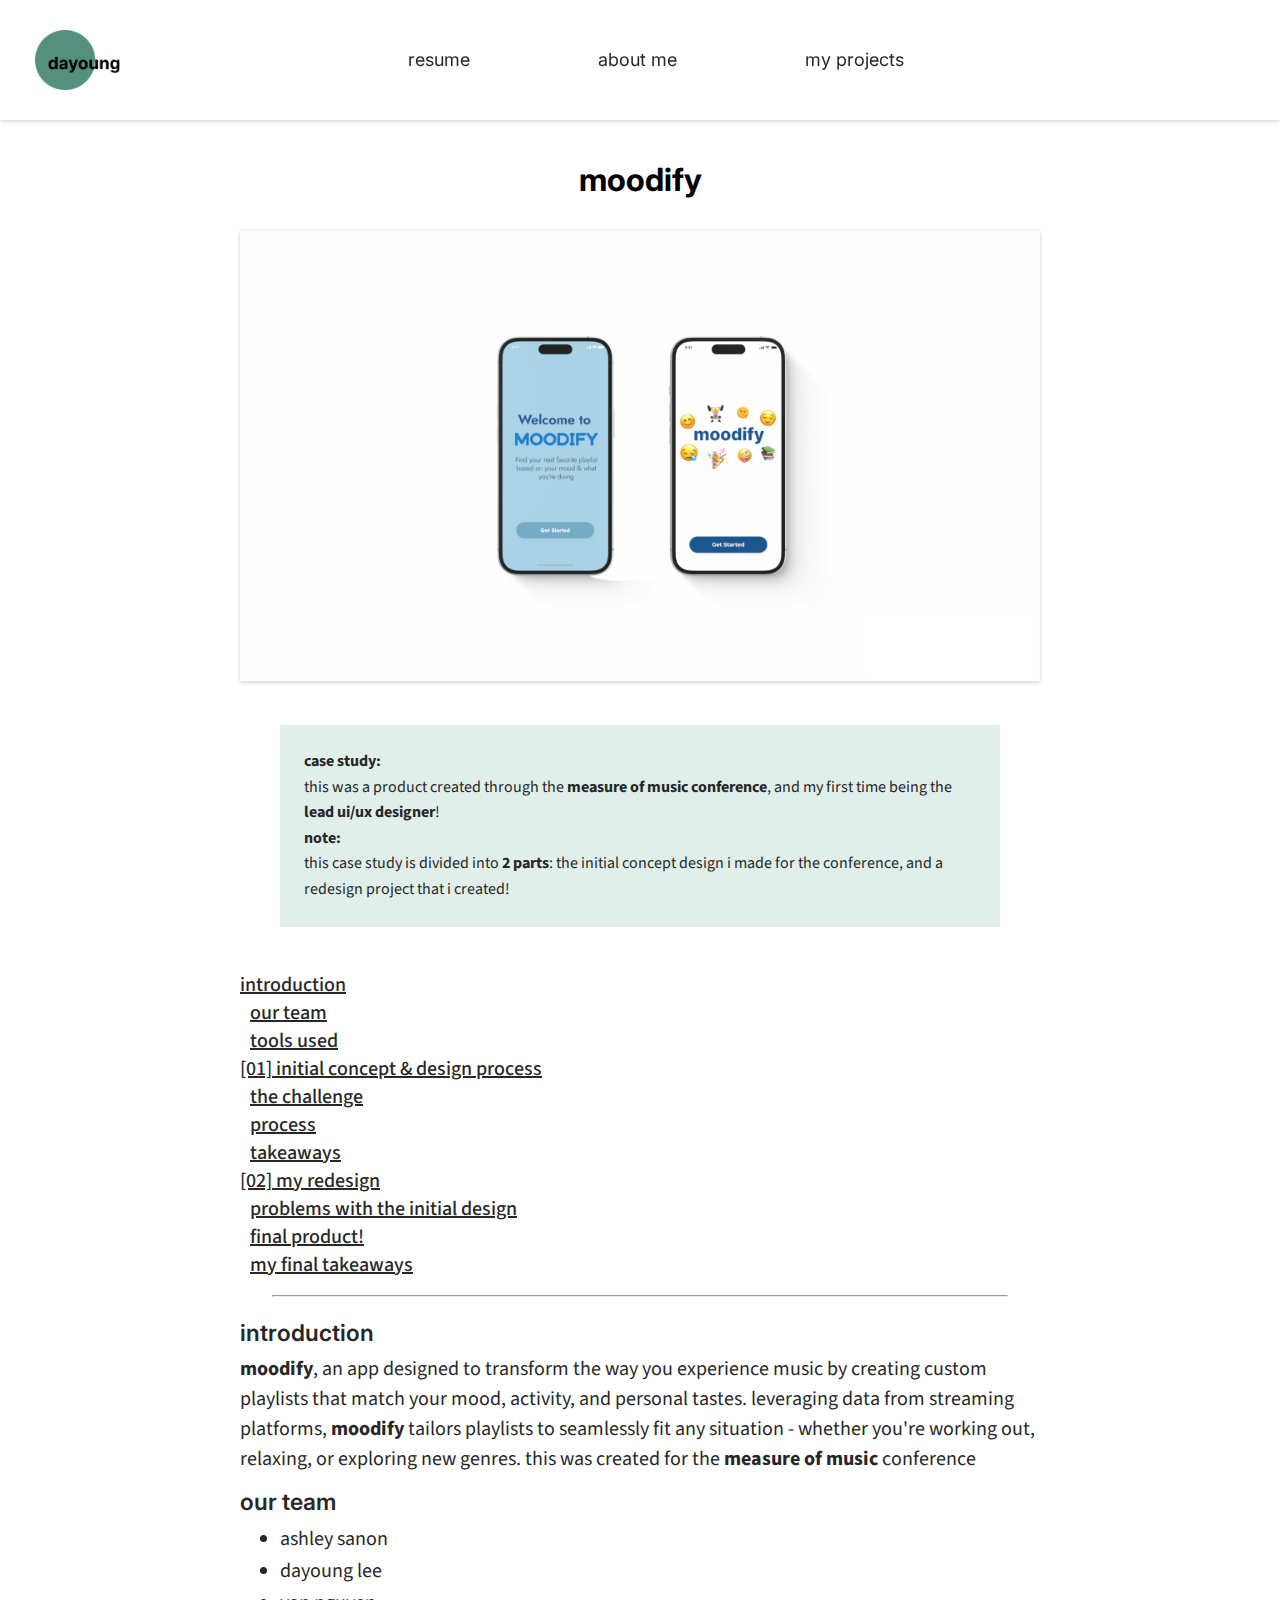
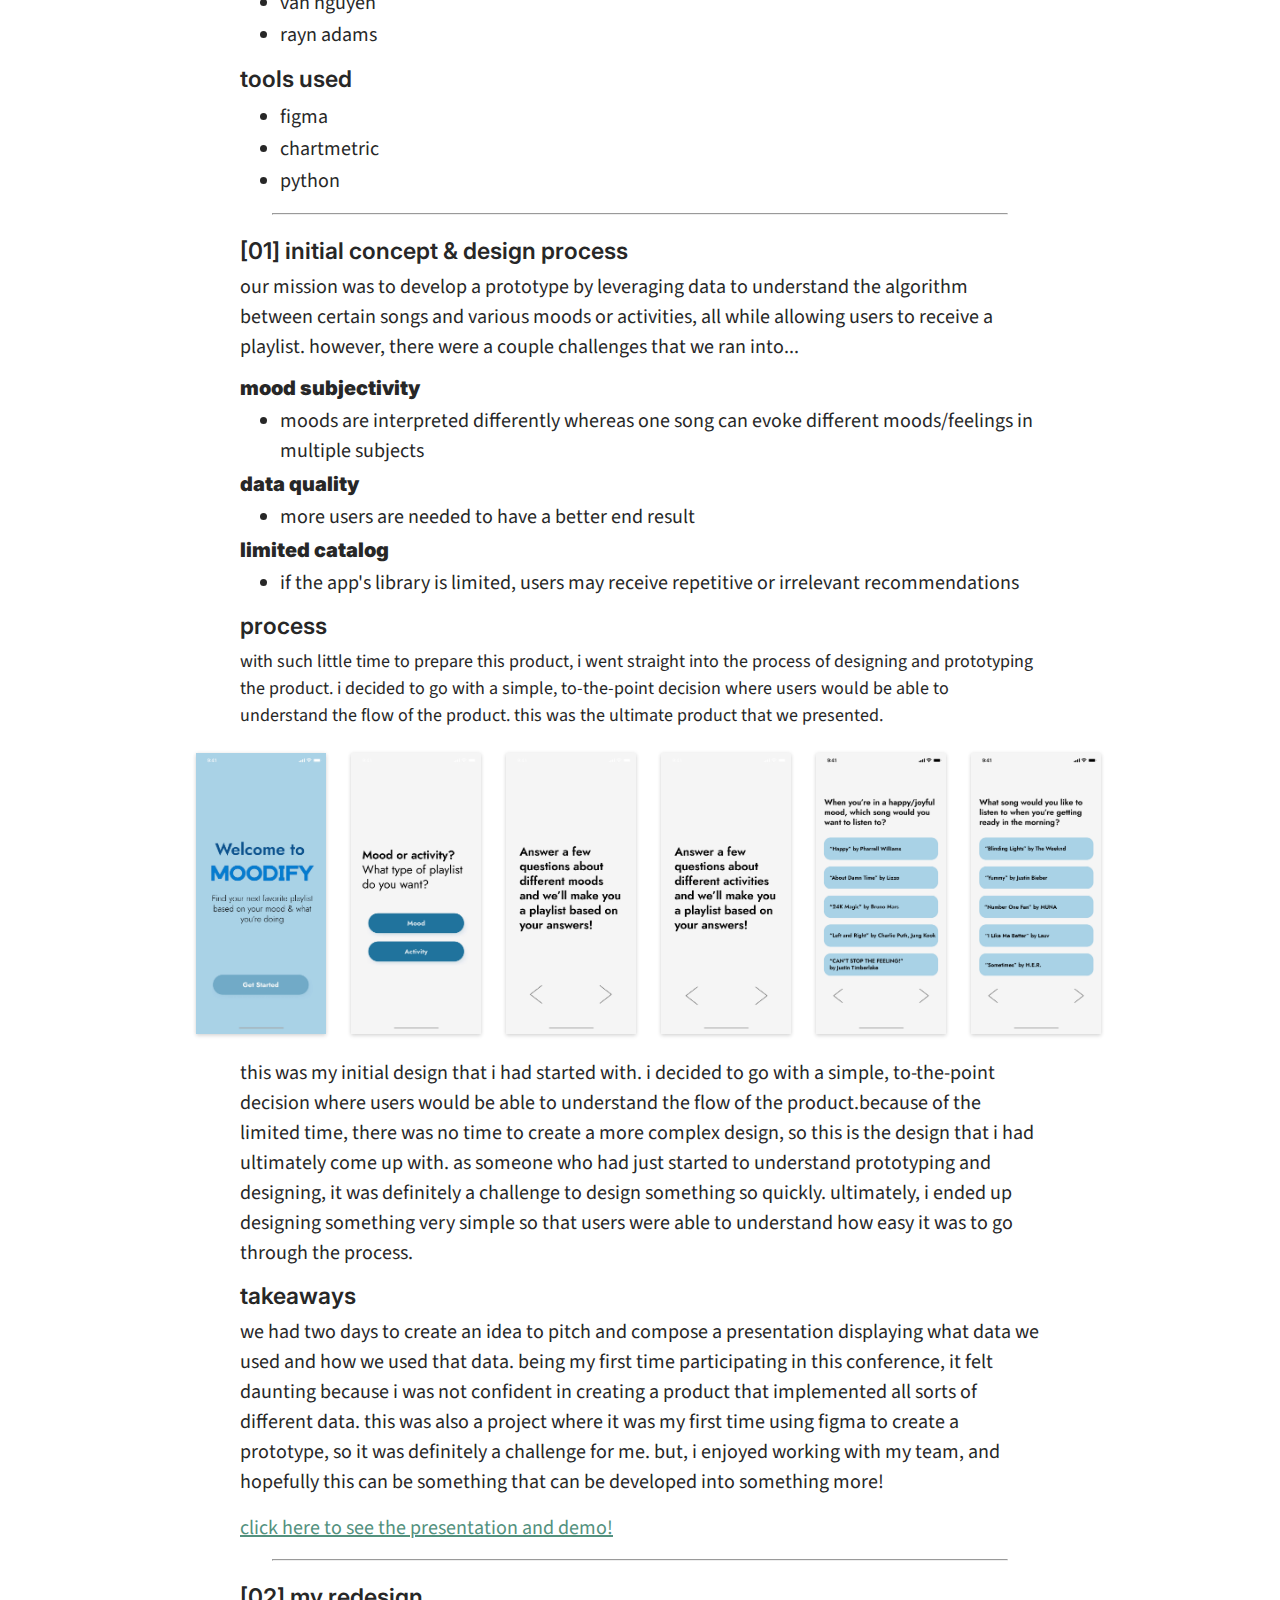
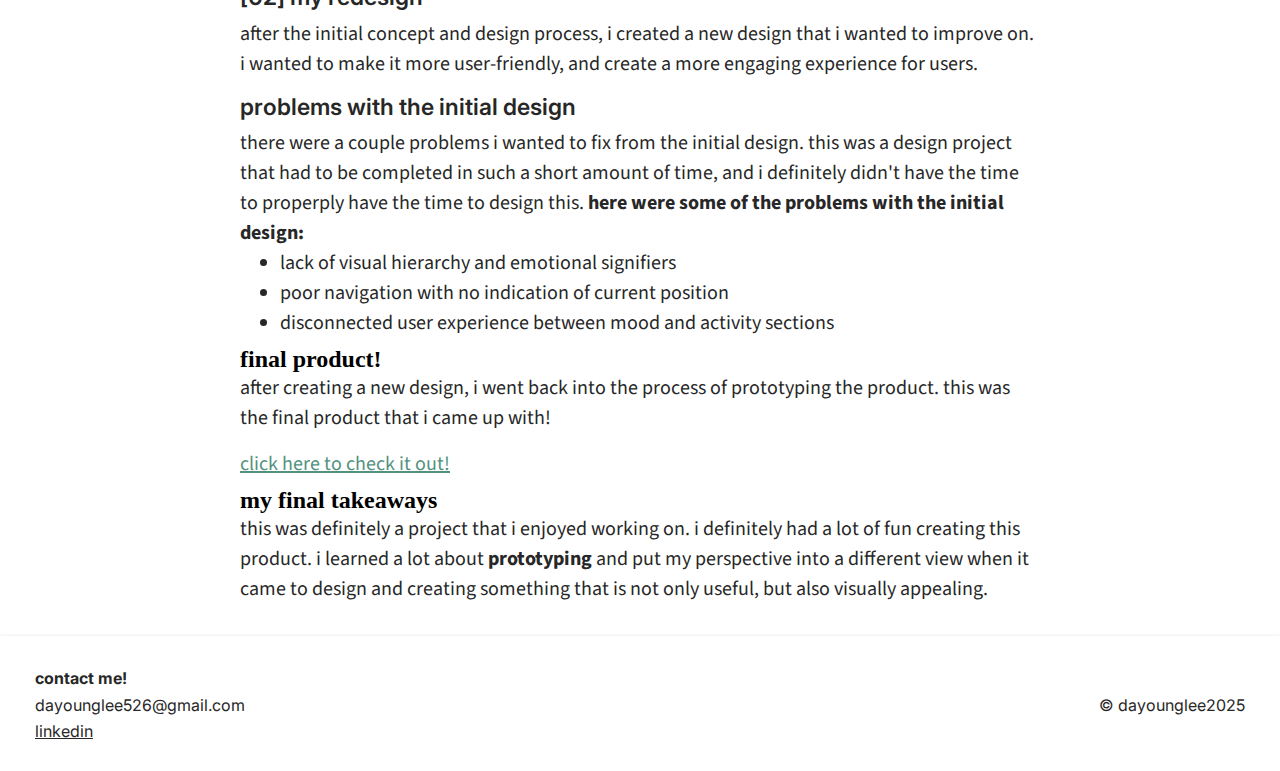
<file: projects-MOODIFY.html>
<!DOCTYPE html>
<html lang="en">
<head>
 <meta charset="UTF-8">
 <meta name="viewport" content="width=device-width, initial-scale=1.0">
 <title>moodify</title>
 <link rel="normalize" href="styles/normalizesheet.css">
 <link rel="stylesheet" href="styles/stylesheet.css">
<link rel="aboutme" href="aboutme.html">
<link rel="myprojects" href="myprojects.html">
<link rel="resume" href="resume.html">
</head>

<body class="moodify">
    <header>
        <a href="index.html" class="logo">
          <img src="media/pictures/LOGO.png" alt="dayoung-logo">
        </a>
          <input type="checkbox" id="nav-toggle" class="nav-toggle" hidden >
          <label for="nav-toggle" class="nav-toggle-label">
            <span></span>
            <span></span>
            <span></span>
          </label>
          <nav>
            <ul>
              <li><a href='resume.html'>resume</a></li>
              <li><a href="aboutme.html">about me</a></li>
              <li><a href="myprojects.html">my projects</a></li>
            </ul>
          </nav>
        </header>

        
        <div class="moodify-container">
        <section class="moodify-content-pt1">
            <h1>moodify</h1>
            <img src="media/pictures/MoodifyMockups.png" alt="moodify-mockup" width="1100">

            <div class="moodify-casestudy">
                <div class="moodify-casestudy-box">
                <b>case study:</b>
                <p>this was a product created through the <b>measure of music conference</b>, and my first time being the <b>lead ui/ux designer</b>!</p>
                <b>note:</b>
                <p>this case study is divided into <b>2 parts</b>: the initial concept design i made for the conference, and a redesign project that i created!</p>
                </div>
            </div>

            <div class="moodify-tableofcontents">
                <ul>
                    <li><a href="#introduction-moodify">introduction</a></li>
                    <li class="indent"><a href="#our-team">our team</a></li>
                    <li class="indent"><a href="#tools-used">tools used</a></li>
                    <li><a href="#initial-concept">[01] initial concept & design process</a></li>
                    <li class="indent"><a href="#the-challenge">the challenge</a></li>
                    <li class="indent"><a href="#process">process</a></li>
                    <li class="indent"><a href="#takeaways">takeaways</a></li>
                    <li><a href="#redesign">[02] my redesign</a></li>
                    <li class="indent"><a href="#problems">problems with the initial design</a></li>
                    <li class="indent"><a href="#myprocess">final product!</a></li>
                    <li class="indent"><a href="#final-takeaways">my final takeaways</a></li>
                </ul>
            </div>
            <hr class="line">
            <div class="introduction-moodify" id="introduction-moodify">
                <h2>introduction</h2>
                <p><b>moodify</b>, an app designed to transform the way you experience music by creating custom playlists that match your mood, activity, and personal tastes. leveraging data from streaming platforms, <b>moodify</b> tailors playlists to seamlessly fit any situation - whether you're working out, relaxing, or exploring new genres. this was created for the <b>measure of music </b>conference</p>
            </div>
            <div class="our-team" id="our-team">
                <h2>our team</h2>
                <ul>
                    <li>ashley sanon</li>
                    <li>dayoung lee</li>
                    <li>van nguyen</li>
                    <li>rayn adams</li>
                </ul>
            </div>
            <div class="tools-used" id="tools-used">
                <h2>tools used</h2>
                <ul>
                    <li>figma</li>
                    <li>chartmetric</li>
                    <li>python</li>
                </ul>
            </div>
            <hr class="line">
            <div class="initial-concept" id="initial-concept">
                <h2>[01] initial concept & design process</h2>
                <p>our mission was to develop a prototype by leveraging data to understand the algorithm between certain songs and various moods or activities, all while allowing users to receive a playlist. however, there were a couple challenges that we ran into...</p>
            </div>
            <div class="the-challenge" id="the-challenge">
                <h3><b>mood subjectivity</b></h3>
                <ul>
                    <li>moods are interpreted differently whereas one song can evoke different moods/feelings in multiple subjects</li>
                </ul>
                <h3><b>data quality</b></h3>
                <ul>
                    <li>more users are needed to have a better end result</li>
                </ul>
                <h3><b>limited catalog</b></h3>
                <ul>
                    <li>if the app's library is limited, users may receive repetitive or irrelevant recommendations</li>
                </ul>
            </div>
            <div class="process" id="process">
                <h2>process</h2>
                <p>with such little time to prepare this product, i went straight into the process of designing and prototyping the product. i decided to go with a simple, to-the-point decision where users would be able to understand the flow of the product. this was the ultimate product that we presented.</p>
            </div>
            <div class="image-container-moodify"    >
                <img src="media/pictures/Onboarding.jpg" alt="ogonboarding" width="200">
                <img src="media/pictures/Onboarding%20PT.2.jpg" alt="onboarding" width="200">
                <img src="media/pictures/OGMoodifyOnboarding.jpg" alt="ogonboarding" width="200">
                <img src="media/pictures/OGMoodifyOnboarding%20PT.2-2.jpg" alt="ogonboarding" width="200">
                <img src="media/pictures/SURVEY%20Q1.jpg" alt="ogonboarding" width="200">
                <img src="media/pictures/SURVEY%20Q1-1.jpg" alt="ogonboarding" width="200">
            </div>
            <div class="processpt2" >
                <p>this was my initial design that i had started with. i decided to go with a simple, to-the-point decision where users would be able to understand the flow of the product.because of the limited time, there was no time to create a more complex design, so this is the design that i had ultimately come up with. as someone who had just started to understand prototyping and designing, it was definitely a challenge to design something so quickly. ultimately, i ended up designing something very simple so that users were able to understand how easy it was to go through the process.</p>
            </div>
            <div class="takeaways" id="takeaways">
                <h2>takeaways</h2>
                <p>we had two days to create an idea to pitch and compose a presentation displaying what data we used and how we used that data. being my first time participating in this conference, it felt daunting because i was not confident in creating a product that implemented all sorts of different data. this was also a project where it was my first time using figma to create a prototype, so it was definitely a challenge for me. but, i enjoyed working with my team, and hopefully this can be something that can be developed into something more!</p>
                <a href="https://www.canva.com/design/DAF9u8Uddy8/CQ7AtxEMKLDjIRhNeBDY3A/edit?utm_content=DAF9u8Uddy8&utm_campaign=designshare&utm_medium=link2&utm_source=sharebutton">click here to see the presentation and demo!</a>
            </div>

            <hr class="line">
            <div class="redesign">
                <h2>[02] my redesign</h2>
                <p>after the initial concept and design process, i created a new design that i wanted to improve on. i wanted to make it more user-friendly, and create a more engaging experience for users.</p>
            </div>
            <div class="problems" id="problems">
                <h2>problems with the initial design</h2>
                <p>there were a couple problems i wanted to fix from the initial design. this was a design project that had to be completed in such a short amount of time, and i definitely didn't have the time to properply have the time to design this. <b>here were some of the problems with the initial design:</b></p>
                <ul>
                    <li>lack of visual hierarchy and emotional signifiers
                    <li>poor navigation with no indication of current position</li>
                    <li>disconnected user experience between mood and activity sections</li>
                </ul>
            </div>
            <div class="myprocess" id="myprocess">
                <h2>final product!</h2>
                <p>after creating a new design, i went back into the process of prototyping the product. this was the final product that i came up with!</p>
                <a href="https://www.figma.com/proto/YRCikbIi8TVRjmhSX7SpOk/MOODIFY-(Copy)?node-id=5696-104&t=T3va7sPFOcyPw4nA-1">click here to check it out!</a>
            </div>
            <div class="final-takeaways" id="final-takeaways">
                <h2>my final takeaways</h2>
                <p>this was definitely a project that i enjoyed working on. i definitely had a lot of fun creating this product. i learned a lot about <b>prototyping   </b> and put my perspective into a different view when it came to design and creating something that is not only useful, but also visually appealing.</p>
            </div>




    
        </section>

        </div>





        <footer class ="footer">
            <p class="footer-content-trademark">&copy; dayounglee2025</p>
            <p id="contact-me"><b>contact me!</b></p>
            <p id="email">dayounglee526@gmail.com</p>
            <a href="https://www.linkedin.com/in/dayoung-lee-/">linkedin</a>
        </footer>
</body>
</file>
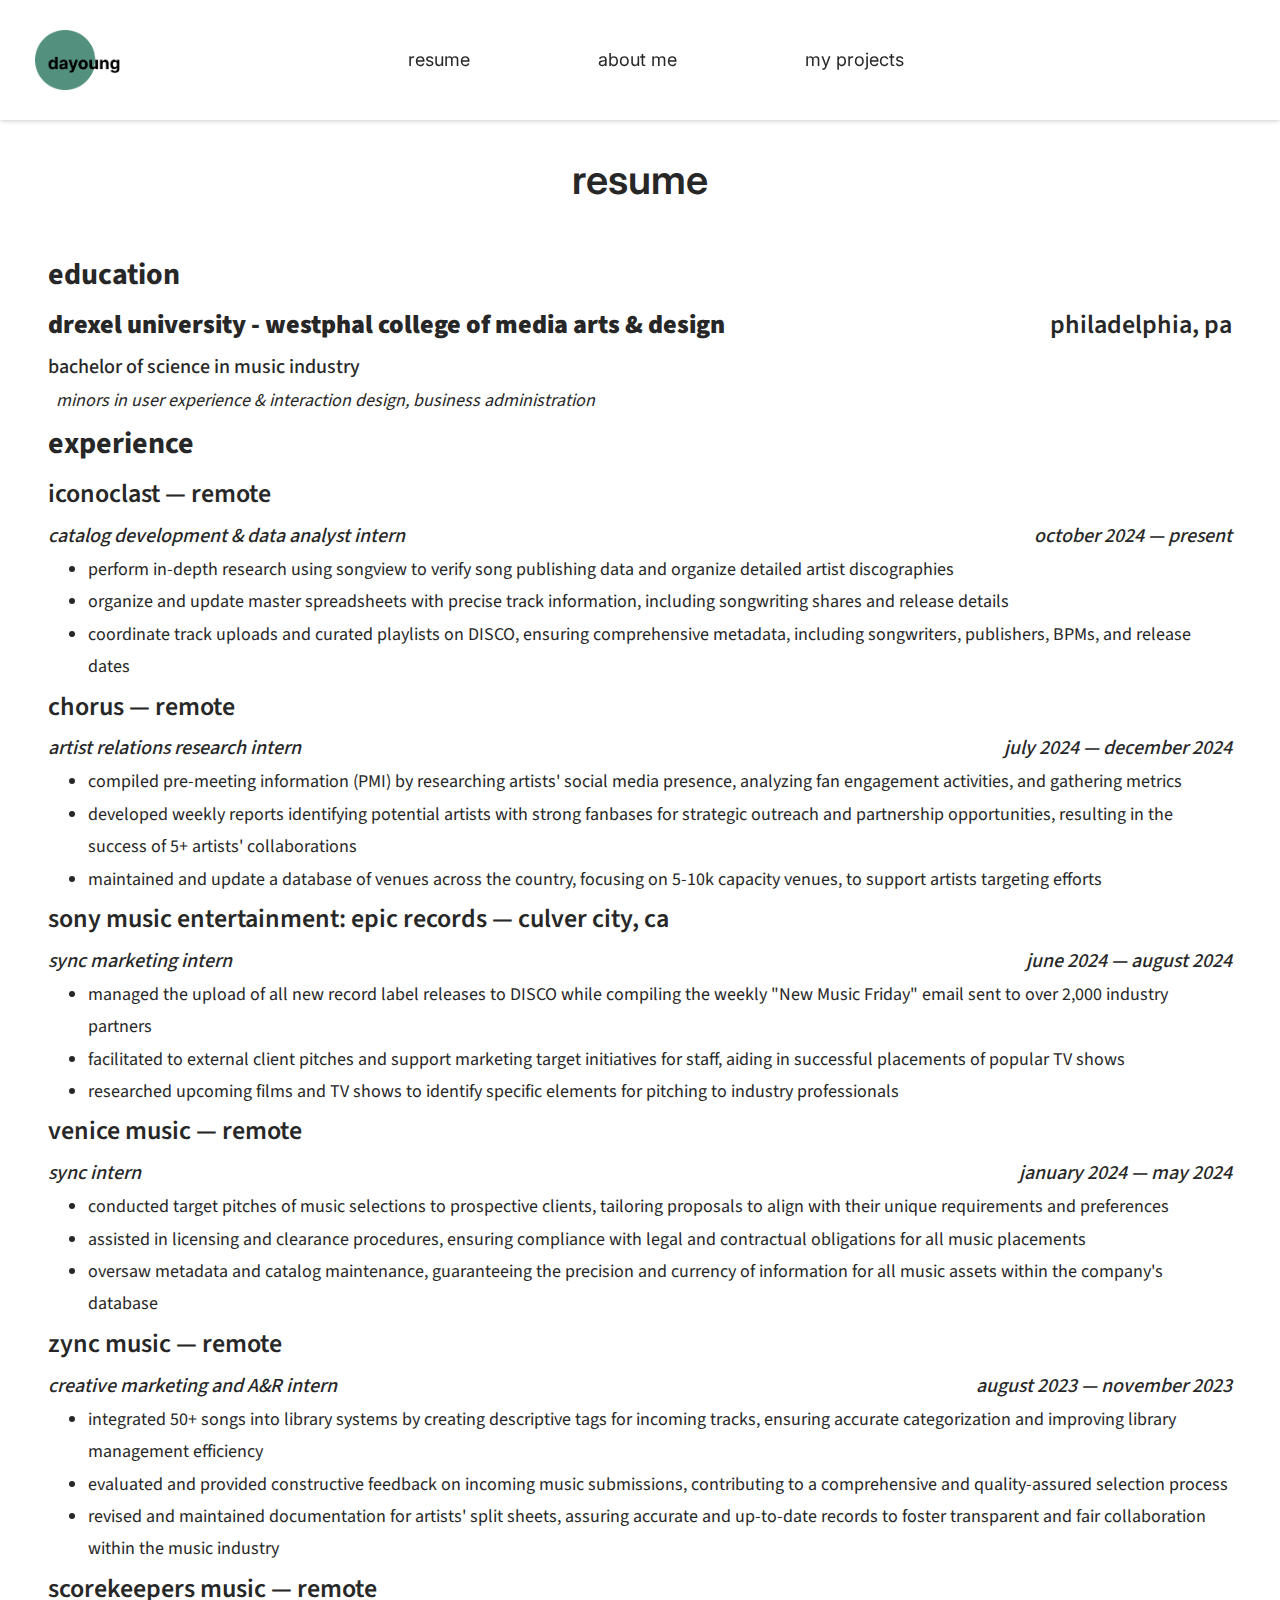
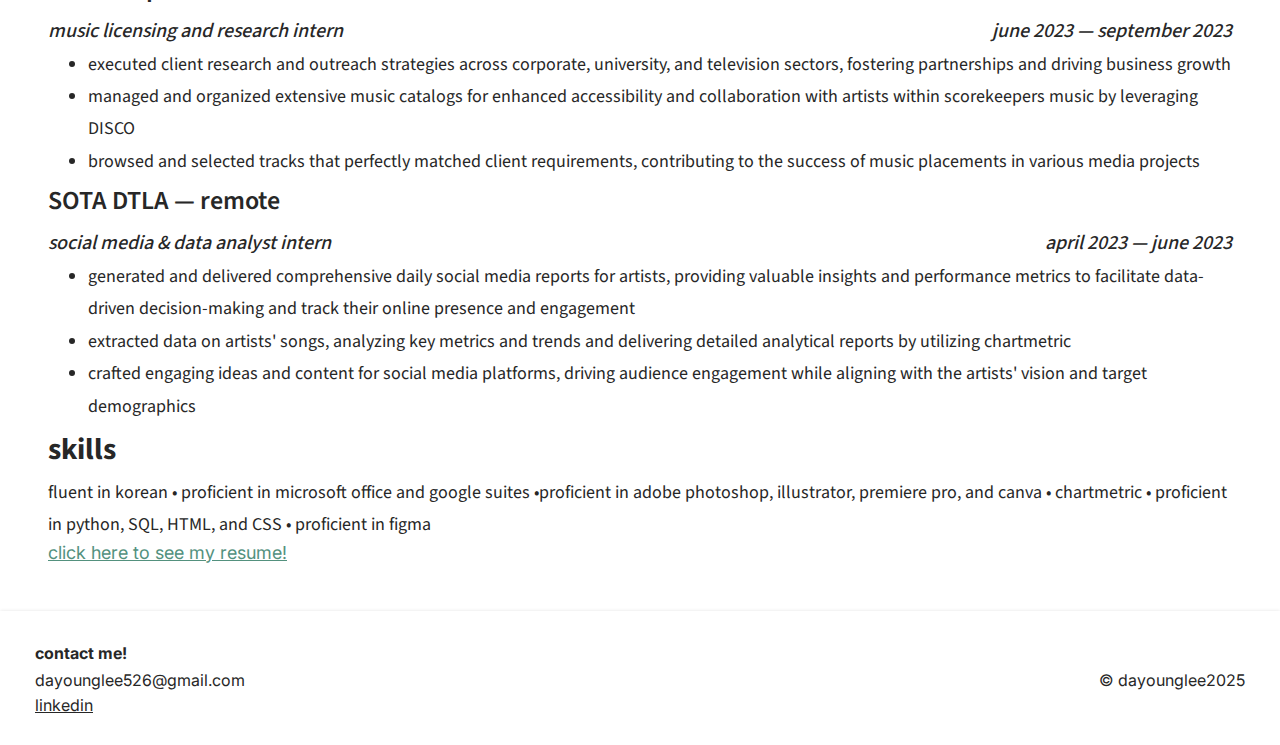
<file: resume.html>
<!DOCTYPE html>
<html lang="en">
<head>
 <meta charset="UTF-8">
 <meta name="viewport" content="width=device-width, initial-scale=1.0">
 <title>resume</title>
 <link rel="normalize" href="styles/normalizesheet.css">
 <link rel="stylesheet" href="styles/stylesheet.css">
<link rel="aboutme" href="aboutme.html">
<link rel="myprojects" href="myprojects.html">
<link rel="resume" href="resume.html">
</head>

<body class="resumepage">
    <header>
        <a href="index.html" class="logo">
          <img src="media/pictures/LOGO.png" alt="dayoung-logo">
        </a>
          <input type="checkbox" id="nav-toggle" class="nav-toggle" hidden />
          <label for="nav-toggle" class="nav-toggle-label">
            <span></span>
            <span></span>
            <span></span>
          </label>
          <nav>
            <ul>
              <li><a href='resume.html'>resume</a></li>
              <li><a href="aboutme.html">about me</a></li>
              <li><a href="myprojects.html">my projects</a></li>
            </ul>
          </nav>
  
        </header>


      <section class="resume-content">
        <h1>resume</h1>
        <div class="education-content">
            <h2>education</h2>
            <h3><b>drexel university - westphal college of media arts & design</b></h3>
            <h3 class="philadelphia">philadelphia, pa</h3>
            <h4>bachelor of science in music industry</h4>
            <p><i>&nbsp;&nbsp;minors in user experience & interaction design, business administration</i></p>
        </div>
        <div class="experience-content">
            <h2>experience</h2>
            <h3>iconoclast — remote</h3>
            <h4><i>catalog development & data analyst intern</i></h4>
            <h4 class="date"><i>october 2024 — present</i></h4>
            <ul>
                <li>perform in-depth research using songview to verify song publishing data and organize detailed artist discographies</li>
                <li>organize and update master spreadsheets with precise track information, including songwriting shares and release details</li>
                <li>coordinate track uploads and curated playlists on DISCO, ensuring comprehensive metadata, including songwriters, publishers, BPMs, and release dates</li>
            </ul>

            <h3>chorus — remote</h3>
            <h4><i>artist relations research intern</i></h4>
            <h4 class="date"><i>july 2024 — december 2024</i></h4>
            <ul>
                <li>compiled pre-meeting information (PMI) by researching artists' social media presence, analyzing fan engagement activities, and gathering metrics</li>
                <li>developed weekly reports identifying potential artists with strong fanbases for strategic outreach and partnership opportunities, resulting in the success of 5+ artists' collaborations</li>
                <li>maintained and update a database of venues across the country, focusing on 5-10k capacity venues, to support artists targeting efforts</li>
            </ul>

            <h3>sony music entertainment: epic records — culver city, ca</h3>
            <h4><i>sync marketing intern</i></h4>
            <h4 class="date"><i>june 2024 — august 2024</i></h4>
            <ul>
                <li>managed the upload of all new record label releases to DISCO while compiling the weekly "New Music Friday" email sent to over 2,000 industry partners</li>
                <li>facilitated to external client pitches and support marketing target initiatives for staff, aiding in successful placements of popular TV shows</li>
                <li>researched upcoming films and TV shows to identify specific elements for pitching to industry professionals</li>
            </ul>

            <h3>venice music — remote</h3>
            <h4><i>sync intern</i></h4>
            <h4 class="date"><i>january 2024 — may 2024</i></h4>
            <ul>
                <li>conducted target pitches of music selections to prospective clients, tailoring proposals to align with their unique requirements and preferences</li>
                <li>assisted in licensing and clearance procedures, ensuring compliance with legal and contractual obligations for all music placements</li>
                <li>oversaw metadata and catalog maintenance, guaranteeing the precision and currency of information for all music assets within the company's database</li>
            </ul>

            <h3>zync music — remote</h3>
            <h4><i>creative marketing and A&R intern</i></h4>
            <h4 class="date"><i>august 2023 — november 2023</i></h4>
            <ul>
                <li>integrated 50+ songs into library systems by creating descriptive tags for incoming tracks, ensuring accurate categorization and improving library management efficiency</li>
                <li>evaluated and provided constructive feedback on incoming music submissions, contributing to a comprehensive and quality-assured selection process</li>
                <li>revised and maintained documentation for artists' split sheets, assuring accurate and up-to-date records to foster transparent and fair collaboration within the music industry</li>
            </ul>

            <h3>scorekeepers music — remote</h3>
            <h4><i>music licensing and research intern</i></h4>
            <h4 class="date"><i>june 2023 — september 2023</i></h4>
            <ul>
                <li>executed client research and outreach strategies across corporate, university, and television sectors, fostering partnerships and driving business growth</li>
                <li>managed and organized extensive music catalogs for enhanced accessibility and collaboration with artists within scorekeepers music by leveraging DISCO</li>
                <li>browsed and selected tracks that perfectly matched client requirements, contributing to the success of music placements in various media projects</li>
            </ul>

            <h3>SOTA DTLA — remote</h3>
            <h4><i>social media & data analyst intern</i></h4>
            <h4 class="date"><i>april 2023 — june 2023</i></h4>
            <ul>
                <li>generated and delivered comprehensive daily social media reports for artists, providing valuable insights and performance metrics to facilitate data-driven decision-making and track their online presence and engagement</li>
                <li>extracted data on artists' songs, analyzing key metrics and trends and delivering detailed analytical reports by utilizing chartmetric</li>
                <li>crafted engaging ideas and content for social media platforms, driving audience engagement while aligning with the artists' vision and target demographics</li>
            </ul>

            <div class="skills-content">
                <h2>skills</h2>
                <p>fluent in korean • proficient in microsoft office and google suites •proficient in adobe photoshop, illustrator, premiere pro, and canva • chartmetric • proficient in python, SQL, HTML, and CSS • proficient in figma</p>
            </div>

            <a class="resume-link" href="https://drive.google.com/file/d/1j8jIThzS5dlT0cnZwLMRd9yrr_KgJByg/view?usp=sharing">click here to see my resume!</a>



        </div>


      </section>
      <footer class ="footer">
        <p class="footer-content-trademark">&copy; dayounglee2025</p>
        <p id="contact-me"><b>contact me!</b></p>
        <p id="email">dayounglee526@gmail.com</p>
        <a href="https://www.linkedin.com/in/dayoung-lee-/">linkedin</a>
    </footer>



</body>
</file>
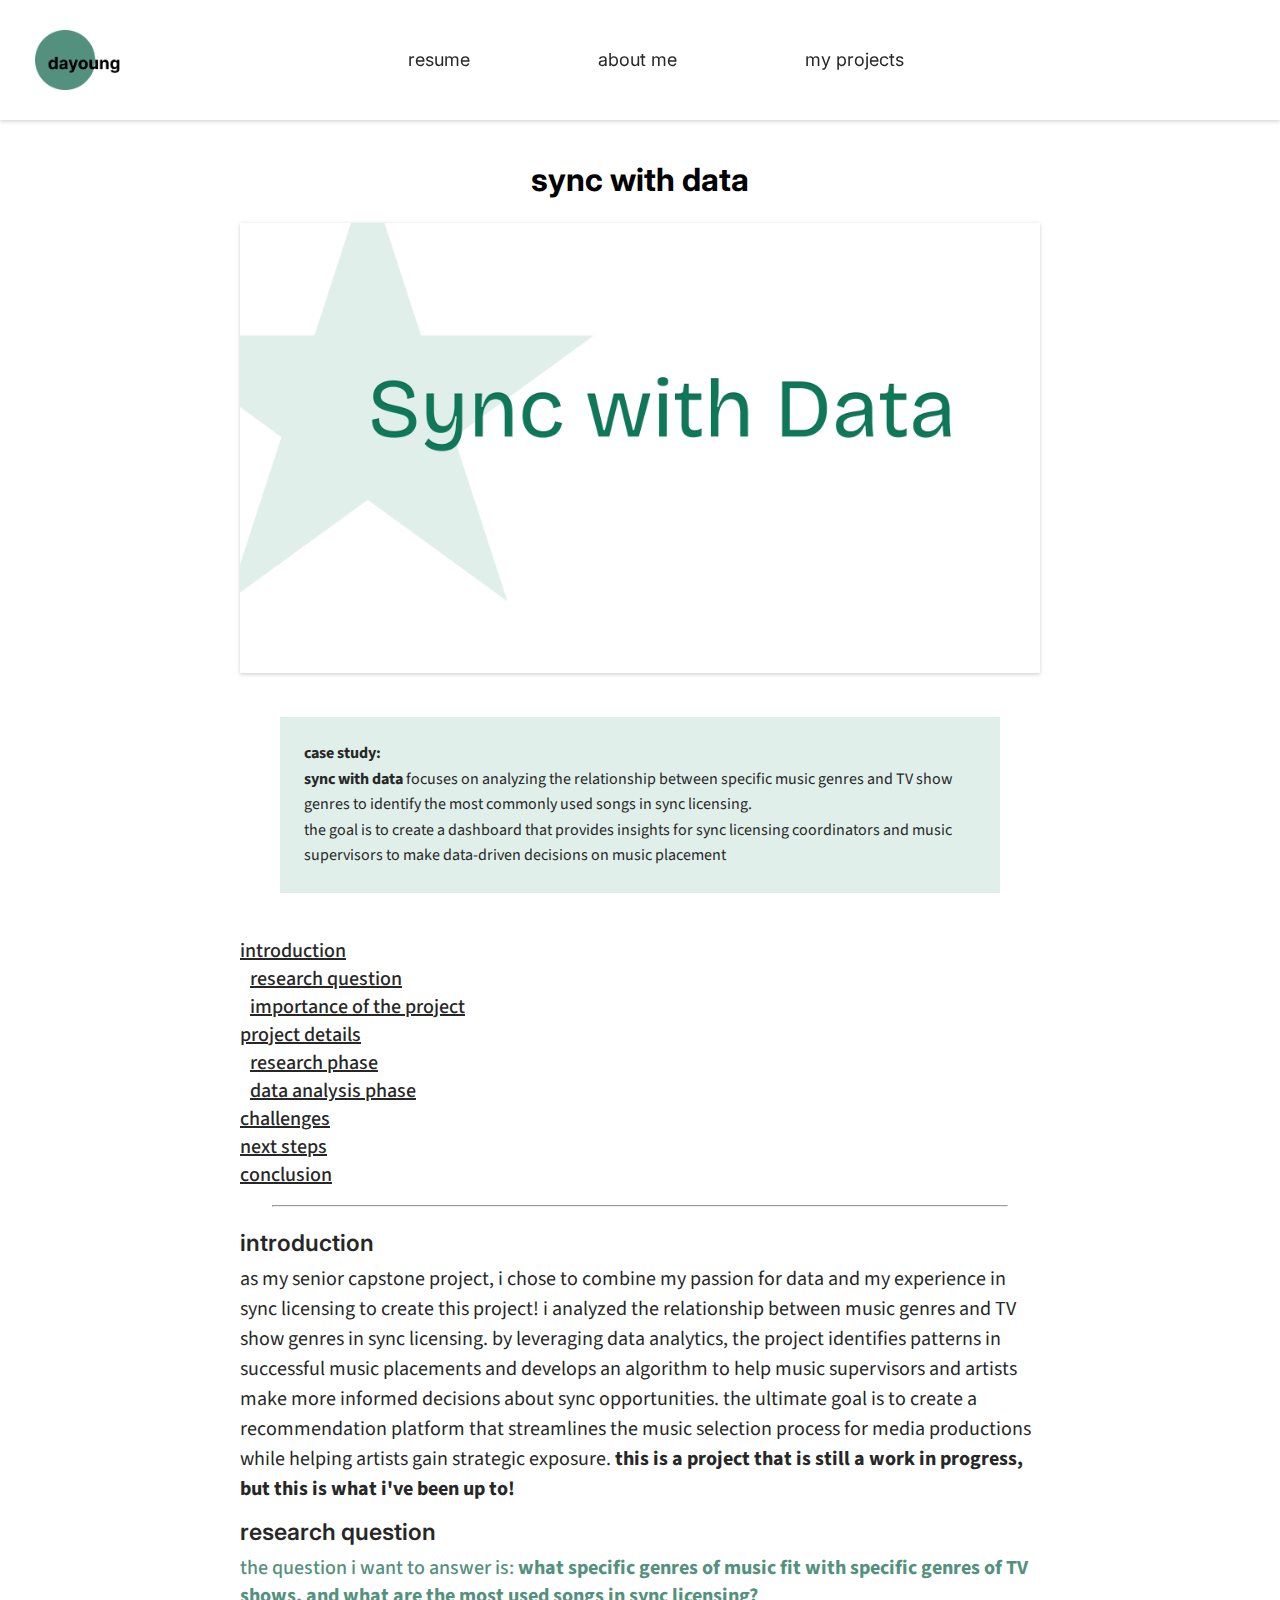
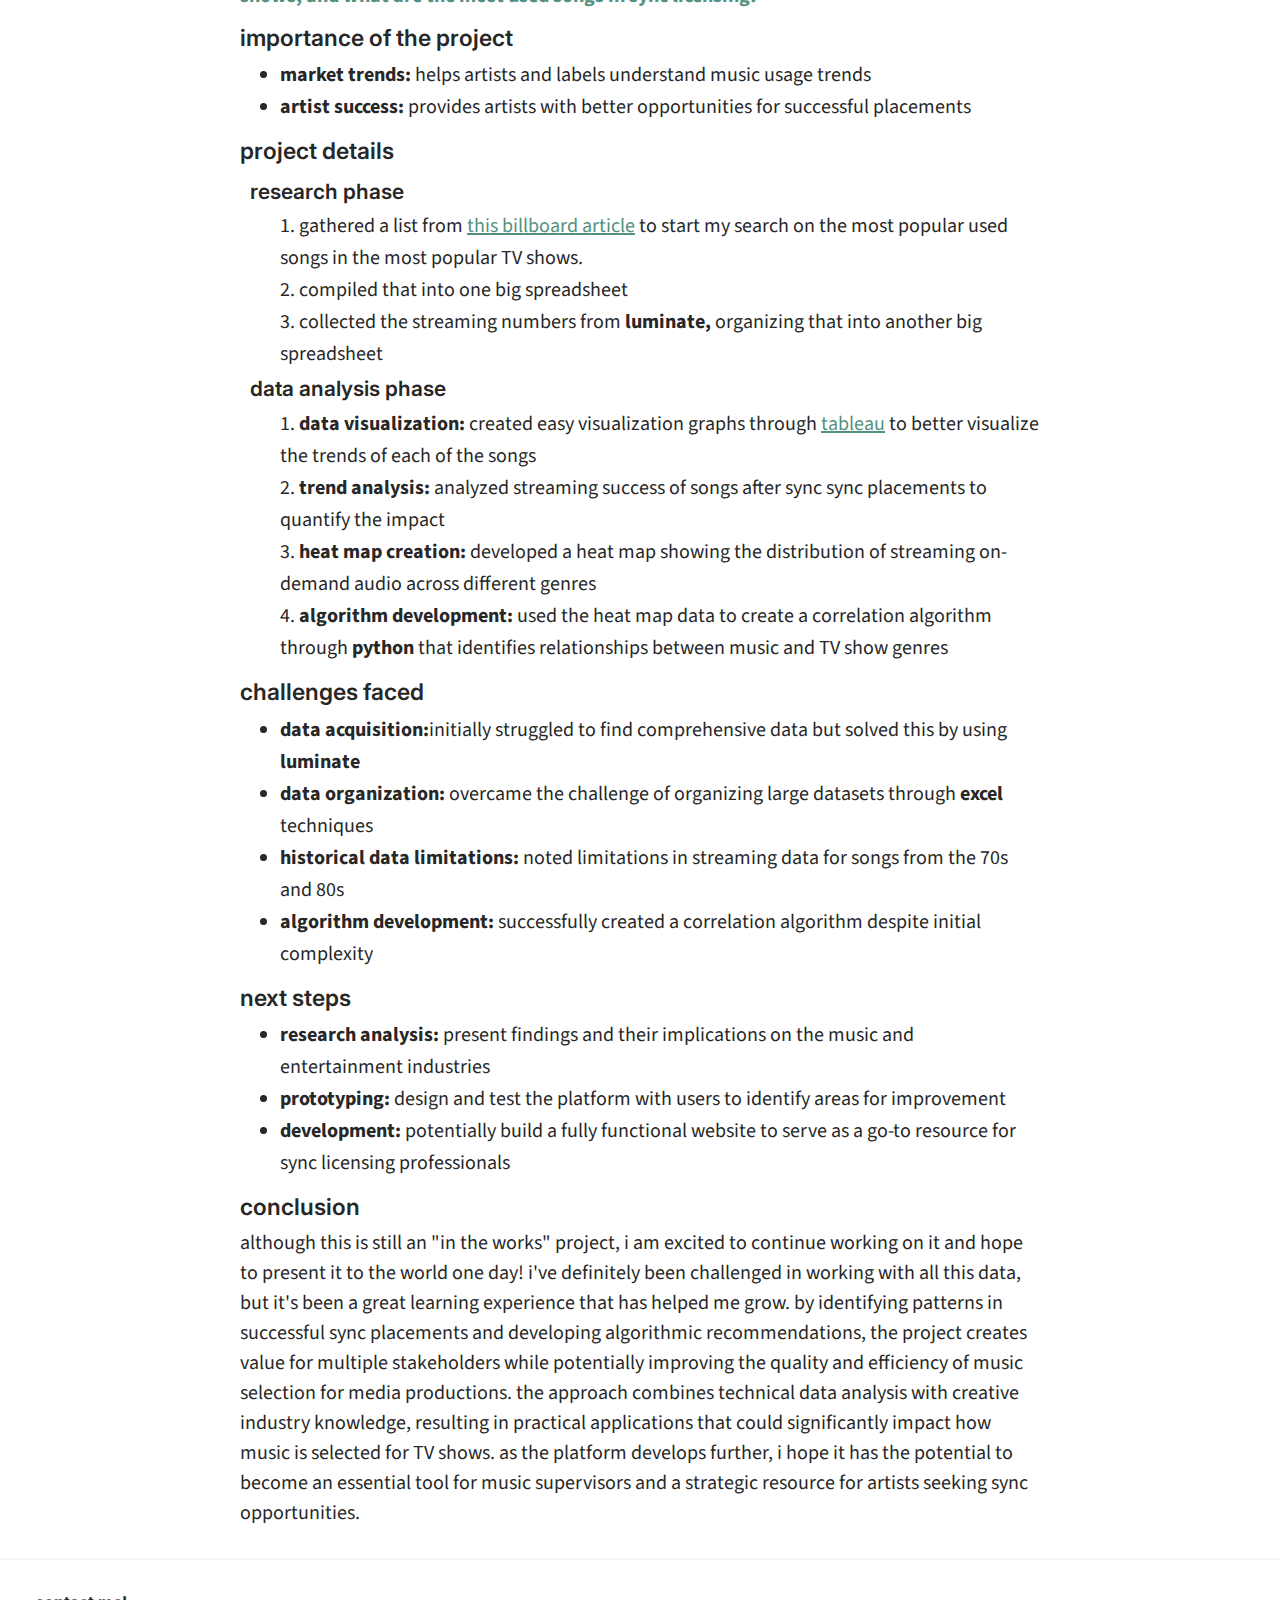
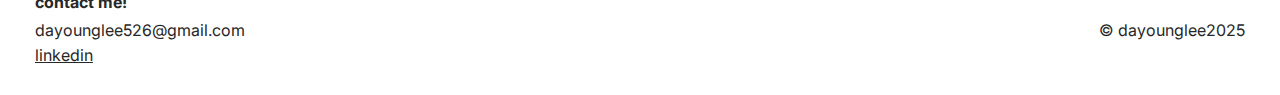
<file: syncwithdata.html>
<!DOCTYPE html>
<html lang="en">
<head>
 <meta charset="UTF-8">
 <meta name="viewport" content="width=device-width, initial-scale=1.0">
 <title>syncwithdata</title>
 <link rel="normalize" href="styles/normalizesheet.css">
 <link rel="stylesheet" href="styles/stylesheet.css">
<link rel="aboutme" href="aboutme.html">
<link rel="myprojects" href="myprojects.html">
<link rel="resume" href="resume.html">
</head>


<body>
    <header>
      <a href="index.html" class="logo">
        <img src="media/pictures/LOGO.png" alt="dayoung-logo">
      </a>
        <input type="checkbox" id="nav-toggle" class="nav-toggle" hidden />
        <label for="nav-toggle" class="nav-toggle-label">
          <span></span>
          <span></span>
          <span></span>
        </label>
        <nav>
          <ul>
            <li><a href='resume.html'>resume</a></li>
            <li><a href="aboutme.html">about me</a></li>
            <li><a href="myprojects.html">my projects</a></li>
          </ul>
        </nav>
      </header>
      <div class="syncwithdata-container">
                
        <section class="syncwithdata-content">
            <h1>sync with data</h1>
            <img src="media/pictures/SyncwithDataMockup.png" alt="syncwithdata-mockup" width="1100">

            <div class="syncwithdata-casestudy">
              <div class="syncwithdata-casestudy-box">
              <b>case study:</b>
              <p><b>sync with data</b> focuses on analyzing the relationship between specific music genres and TV show genres to identify the most commonly used songs in sync licensing.</p>
              <p>the goal is to create a dashboard that provides insights for sync licensing coordinators and music supervisors to make data-driven decisions on music placement</p>
            </div>
          </div>
            
            <div class="syncwithdata-tableofcontents">
              <ul>
                <li><a href="#introduction-syncwithdata">introduction</a></li>
                <li class="indent"><a href="#research-question">research question</a></li>
                <li class="indent"><a href="#importance">importance of the project</a></li>
                <li><a href="#project-details">project details</a></li>
                <li class="indent"><a href="#research-phase">research phase</a></li>
                <li class="indent"><a href="#data-analysis-phase">data analysis phase</a></li>
                <!-- <li><a href="results-findings">results & findings</a></li> -->
                <li><a href="#challenges-syncwithdata">challenges</a></li>
                <li><a href="#next-steps-syncwithdata">next steps</a></li>
                <li><a href="#conclusion-syncwithdata">conclusion</a></li>
              </ul>
            </div>

            <hr class="line">

            <div class="introduction-syncwithdata" id="introduction-syncwithdata">
              <h2>introduction</h2>
              <p>as my senior capstone project, i chose to combine my passion for data and my experience in sync licensing to create this project! i analyzed the relationship between music genres and TV show genres in sync licensing. by leveraging data analytics, the project identifies patterns in successful music placements and develops an algorithm to help music supervisors and artists make more informed decisions about sync opportunities. the ultimate goal is to create a recommendation platform that streamlines the music selection process for media productions while helping artists gain strategic exposure. <b>this is a project that is still a work in progress, but this is what i've been up to!</b>
              </p>
            </div>

            <div class="research-question" id="research-question">
              <h2>research question</h2>
              <h4>the question i want to answer is: <b>what specific genres of music fit with specific genres of TV shows, and what are the most used songs in sync licensing?</b></h4>
            </div>

            <div class="importance" id="importance">
              <h2>importance of the project</h2>
              <ul>
                <li><b>market trends:</b> helps artists and labels understand music usage trends</li>
                <li><b>artist success:</b> provides artists with better opportunities for successful placements</li>
              </ul>
            </div>
            <div class="project-details" id="project-details">
              <h2>project details</h2>
          
            <div class="research-phase" id="research-phase">
              <h3 class="indent">research phase</h3>
              <ul>
                <li>1. gathered a list from <a href="https://www.billboard.com/lists/best-tv-shows-song-synchs-most-valuable/">this billboard article</a> to start my search on the most popular used songs in the most popular TV shows.</li>
                <li>2. compiled that into one big spreadsheet</li>
                <li>3. collected the streaming numbers from <b>luminate,</b> organizing that into another big spreadsheet</li>
              </ul>
            </div>

            <div class="data-analysis-phase" id="data-analysis-phase">
              <h3 class="indent">data analysis phase</h3>
              <ul>
                <li>1. <b>data visualization:</b> created easy visualization graphs through <a href="https://public.tableau.com/views/SyncwithData/Sheet1?:language=en-US&:sid=&:redirect=auth&:display_count=n&:origin=viz_share_link">tableau</a> to better visualize the trends of each of the songs</li>
                <li>2. <b>trend analysis:</b> analyzed streaming success of songs after sync sync placements to quantify the impact</li>
                <li>3. <b>heat map creation:</b> developed a heat map showing the distribution of streaming on-demand audio across different genres</li>
                <li>4. <b>algorithm development:</b> used the heat map data to create a correlation algorithm through <b>python</b> that identifies relationships between music and TV show genres</li>
              </ul>
            </div>
        </div>
        <div class="challenges-syncwithdata" id="challenges-syncwithdata">
          <h2>challenges faced</h2>
          <ul>
            <li><b>data acquisition:</b>initially struggled to find comprehensive data but solved this by using <b>luminate</b></li>
            <li><b>data organization:</b> overcame the challenge of organizing large datasets through <b>excel</b> techniques</li>
            <li><b>historical data limitations:</b> noted limitations in streaming data for songs from the 70s and 80s</li>
            <li><b>algorithm development:</b> successfully created a correlation algorithm despite initial complexity</li>
          </ul>
        </div>
        <div class="next-steps-syncwithdata" id="next-steps-syncwithdata">
          <h2>next steps</h2>
          <ul>
            <li><b>research analysis:</b> present findings and their implications on the music and entertainment industries</li>
            <li><b>prototyping:</b> design and test the platform with users to identify areas for improvement</li>
            <li><b>development:</b> potentially build a fully functional website to serve as a go-to resource for sync licensing professionals</li>
          </ul>
        </div>
        <div class="conclusion-syncwithdata" id="conclusion-syncwithdata">
          <h2>conclusion</h2>
          <p>although this is still an "in the works" project, i am excited to continue working on it and hope to present it to the world one day! i've definitely been challenged in working with all this data, but it's been a great learning experience that has helped me grow. by identifying patterns in successful sync placements and developing algorithmic recommendations, the project creates value for multiple stakeholders while potentially improving the quality and efficiency of music selection for media productions. the approach combines technical data analysis with creative industry knowledge, resulting in practical applications that could significantly impact how music is selected for TV shows. as the platform develops further, i hope it has the potential to become an essential tool for music supervisors and a strategic resource for artists seeking sync opportunities.</p>
        </div>












            </section>
      </div>










<footer class ="footer">
    <p class="footer-content-trademark">&copy; dayounglee2025</p>
    <p id="contact-me"><b>contact me!</b></p>
    <p id="email">dayounglee526@gmail.com</p>
    <a href="https://www.linkedin.com/in/dayoung-lee-/">linkedin</a>
</footer>



</body>
</file>
<file: styles/stylesheet.css>
@font-face {
    font-family: Inter;
    src: url(../media/fonts/Inter.woff2);
    font-weight: 100 900;
    font-style: normal;
}
@font-face {
    font-family: SourceSans;
    src: url(../media/fonts/SourceSans3.woff2);
    font-weight: 100 900;
    font-style: normal;
}

:root{
    --color-base: #FFFFFF;
    --main-color: #53917E;
    --secondary-color: #272727;
    --tertiary-color:#E1EFEB;

    --background-color: var(--color-base);

    --main-font: "Inter";
    --secondary-font: "SourceSans";
}

* {
    box-sizing: border-box;
    margin: 0;
}

html, body {
  width: 100%;
  max-width: 100%;
  margin: 0;
  padding: 0;
  overflow-x: hidden;
}

.indent{
  margin-left: 10px;
}
.indent2{
  margin-left: 14px;
}

/* general styles for header/nav */
header {
  width: 100vw;
  z-index: 999;
    display: flex;
    align-items: center;
    justify-content: space-between;
    padding: 30px 35px;
    margin: 0;
    background-color: var(--color-base);
    position: fixed;
    font-family: var(--main-font);
    color: var(--secondary-color);
    font-size: 20px;
    box-shadow: 0 0 4px 0 rgba(0, 0, 0, 0.08), 0 2px 4px 0 rgba(0, 0, 0, 0.12);
   
  }
  label.nav-toggle-label {
    display: none;
  }
  .logo{
    display: flex;
    align-items: start;
    margin-right: auto;
  }

  .logo img{
    height: 60px;
    width: auto;
  }
  
  label {
    cursor: pointer;
    height: 2rem;
    position: fixed;
    right: 2rem;
    width: 2.5rem;
    z-index: 1001;
  }
  
  label span {
    background-color: var(--secondary-color);
    border-radius: 3px;
    display: block;
    height: 6px;
    position: absolute;
    width: 100%;
    transform-origin: left;
  }
  
  label span:nth-child(1) {
    top: 0;
  }
  
  label span:nth-child(2) {
    top: 0.8rem;
  }
  
  label span:nth-child(3) {
    top: 1.625rem;
  }
  
  
  nav {
    background: var(--color-base);
    height: 100vh;
    width: 18.75rem;
    position: fixed;
    right: -300px;
    top: 0;
    z-index: 1000;
  }
  
  nav ul {
    list-style: none;
    margin: 0;
    padding: 4rem;
    font-size: 20px;
  }
  
  nav ul li {
    margin-bottom: 1rem;
  }
  
  nav ul li a {
    color: var(--secondary-color);
    text-decoration: none;
  }
  
  nav ul li a:hover {
    color: var(--main-color);
    text-decoration: underline;
    transform: translateX(5px);
  }
  
  
  .nav-toggle:checked ~ nav {
    right: 0;
  }
  
  .nav-toggle:checked ~ .nav-toggle-label span:nth-child(1) {
    transform: rotate(45deg);
    top: -2px;
  }
  
  .nav-toggle:checked ~ .nav-toggle-label span:nth-child(2) {
    opacity: 0;
  }
  
  .nav-toggle:checked ~ .nav-toggle-label span:nth-child(3) {
    transform: rotate(-45deg);
  }

/* general styles for footer */
.footer {
  background-color: var(--color-base);
  display: grid;
  grid-template-columns: 1fr 1fr;
  row-gap: 0.2rem;
  padding: 30px 35px;
  bottom: 0;
  margin: 0;
  position: relative;
  width: 100%;
  box-shadow: 0 0 4px 0 rgba(0, 0, 0, 0.08), 0 2px 4px 0 rgba(0, 0, 0, 0.12);
}

.footer-content-trademark {
  text-align: right;
  grid-column: 2;
  grid-row: 2;
  margin: 0;
  font-family: var(--main-font);
  color: var(--secondary-color);
  font-size: 16px;
}

.footer p {
  font-family: var(--main-font);
  font-size: 16px;
  color: var(--secondary-color);
  margin: 0;
  line-height: 150%;
}

#contact-me {
  font-family: var(--main-font);
  font-size: 16px;
  color: var(--secondary-color);
  grid-column: 1;
  grid-row: 1;
}

#email {
  font-family: var(--main-font);
  font-size: 16px;
  color: var(--secondary-color);
  grid-column: 1;
  grid-row: 2;
}

.footer a {
  font-family: var(--main-font);
  font-size: 16px;
  color: var(--secondary-color);
  grid-column: 1;
  grid-row: 3;
}


  

/* general homepage content */
.homepage-content {
    display: grid;
    grid-template-columns: repeat(5,1fr);
    grid-template-rows: auto auto 150px auto;
    justify-content: space-between;
    margin-top: 8rem;

    h1 {
        font-family: var(--secondary-font);
        color: var(--main-color);
        font-weight: 500;
        font-size: 100px;
        text-align: center;
        grid-column: 2 / span 3;
        grid-row: 2;
        justify-self: center;
        margin-left: 5.5rem;
    }
    #hi {
        font-family: var(--main-font);
        color: var(--secondary-color);
        font-weight: 400;
        font-size: 60px;
        grid-column: 2;
        align-content: end;
        justify-self: start;
        margin-left: 7rem;
    }

    #name {
        font-family: var(--main-font);
        color: var(--secondary-color);
        font-weight: 400;
        font-style: normal;
        font-size: 55px;
        grid-column: 3 / span 2;
        grid-row: 3;
        justify-self: end;
    }

    p{
        font-family: var(--main-font);
        color: var(--secondary-color);
        font-weight: 400;
        font-style: normal;
        font-size: 20px;
        grid-row: 3;
        grid-column: 2 / span 3;
        justify-self: end;
        align-self: end;
        margin-right: 1.5rem;
    }


  #playlist-character {
    grid-column: 2 / span 3;
    grid-row: 4;
    align-self: end;
    justify-self: center;
    position: relative;
    z-index: -1;
    margin-bottom: -50px;
    margin-top: 3rem;
    
  }
  #spotify-playlist{
    grid-column: 2 / span 3;
    grid-row: 5;
    align-self: start;
    position: relative;
    z-index: 1;
    margin-bottom: 4rem;
  }
  

}
.homepage-content #circle {
  background: var(--main-color);
  border-radius: 100rem 100rem 0 0;
  width: 150px;
  height: 80px;
  grid-column: 3;
  justify-self: end;
  transform: rotate(270deg) translateY(90px) translateX(-40px);
  align-self: end;
  grid-row: 1;
  z-index: -1;
  display: block; 
}

.homepage-content #circle2 {
  background: var(--main-color);
  border-radius: 100rem 100rem 0 0;
  width: 170px;
  height: 140px;
  grid-column: 1;
  justify-self: start;
  transform: rotate(90deg) translate(40px, 80px);
  align-self: end;
  grid-row: 2;
  display: block; 
  z-index: -1;
}

.homepage-content #circle4 {
  background: var(--main-color);
  border-radius: 50%;
  width: 180px;
  height: 180px;
  grid-column: 2;
  align-self: start;
  grid-row: 6;
  transform: translate(-80px, -180px);
  z-index: -1;
  display: block; 
}


/* about me default */
.about-me-content{
    display: grid;
    grid-template-columns: 350px 1fr;
    grid-template-rows: auto;
    gap: 2rem;
    padding: 10rem;
    margin-left: 15px;
    margin-top: 5rem;


    #circle {
      background: var(--main-color);
      border-radius: 50%;
      width: 200px;
      height: 200px;
      grid-column: 1;
      align-self: end;
      grid-row: 1;
      transform: translate(160px, -100px);
      z-index: -1;
  }
  #circle2 {
    background: var(--main-color);
    border-radius: 50%;
    width: 200px;
    height: 200px;
    grid-column: 1;
    align-self: center;
    grid-row: 1;
    transform: translate(-80px, 350px);
}

    .about-me-text-content{
        grid-column: 2;
        grid-row: 1 / span 3;
        margin-left: 3rem;
    }
    #welcome{
        font-family: var(--main-font);
        color: var(--secondary-color);
        font-weight: 500;
        font-style: normal;
        font-size: 40px;
        margin: 0 0 0.8rem 0;
    }

    #intro{
        font-family: var(--main-font);
        color: var(--secondary-color);
        font-weight: 500;
        font-style: normal;
        font-size: 40px;
        margin: 0 0 1.5rem 0;
    }
    p {
        font-family: var(--secondary-font);
        color: var(--secondary-color);
        font-weight: 400;
        font-style: normal;
        font-size: 20px;
        line-height: 150%;
    }

    ul, li{
        font-family: var(--secondary-font);
        color: var(--secondary-color);
        font-weight: 400;
        font-style: normal;
        font-size: 20px;
    }
    #dayoungphoto{
        transform: rotate(-8deg);
        grid-column: 1;
        grid-row: 1 / span 3;
    }
    #dayoungphoto:hover{
        transform: rotate(0deg);
    }
}


/*resume default */
.resume-content{
    display: grid;
    grid-template-columns: repeat(4,1fr);
    grid-template-rows: auto;
    margin: 3rem;
    margin-top: 9rem;
    
    h1{
        grid-column: 2 / span 2;
        margin-bottom: 2rem;
        justify-self: center;
        align-self: center;
        font-family: var(--main-font);
        color: var(--secondary-color);
        font-weight: 600;
        font-style: normal;
        font-size: 40px;
        line-height: 180%;
    }
    
    .education-content{
        grid-column: 1 / span 4;
        display: grid;
        grid-template-columns: 1fr auto;

        h2{
            grid-column: 1 / span 2;
            font-family: var(--secondary-font);
            color: var(--secondary-color);
            font-style: normal;
            font-weight: 700;
            font-size: 30px;
            line-height: 180%;
        }

        h3{
            grid-column: 1 / span 3;
            grid-row: 2;
            font-family: var(--secondary-font);
            color: var(--secondary-color);
            font-style: normal;
            font-weight: 600;
            font-size: 26px;
            line-height: 180%;
        }

        h4{
            grid-column: 1;
            grid-row: 3;
            font-family: var(--secondary-font);
            color: var(--secondary-color);
            font-style: normal;
            font-weight: 500;
            font-size: 20px;
            line-height: 180%;
        }
        p{
            grid-column: 1;
            grid-row: 4;
            font-family: var(--secondary-font);
            color: var(--secondary-color);
            font-style: normal;
            font-weight: 400;
            font-size: 18px;
            line-height: 180%;
        }
        .philadelphia{
            grid-column: 1;
            grid-row: 2;
            justify-self: end;
        }
    }

    .experience-content{
        grid-column: 1 / span 5;
        display: grid;
        grid-template-columns: 1fr auto;

        h2{
            font-family: var(--secondary-font);
            color: var(--secondary-color);
            font-style: normal;
            font-weight: 700;
            font-size: 30px;
            line-height: 180%;
        }

        h3{
            grid-column: 1 / span 3;
            font-family: var(--secondary-font);
            color: var(--secondary-color);
            font-style: normal;
            font-weight: 600;
            font-size: 26px;
            line-height: 180%;
        }

        h4{
            grid-column: 1 / span 3;
            font-family: var(--secondary-font);
            color: var(--secondary-color);
            font-style: normal;
            font-weight: 500;
            font-size: 20px;
            line-height: 180%;
        }

        h4.date{
            grid-column: 5;
            justify-self: end;
        }
        ul, li{
            grid-column: 1 / span 5;
            font-family: var(--secondary-font);
            color: var(--secondary-color);
            font-style: normal;
            font-weight: 400;
            font-size: 18px;
            line-height: 180%;
        }
    }  

    .skills-content{
        grid-column: 1 / span 5;

        p{
            font-family: var(--secondary-font);
            color: var(--secondary-color);
            font-style: normal;
            font-weight: 400;
            font-size: 18px;
            line-height: 180%;
        }
    }
    .resume-link{
      font-family: var(--main-font);
      color: var(--main-color);
      font-size: 18px;
    }
}

/* myprojects default */
.my-projects-content{
  display: grid;
  grid-template-columns: 1fr 1fr;
  grid-template-rows: 90px auto;
  margin:10rem 5rem 5rem 6rem;
  justify-content: space-between;
  column-gap: 4rem;

  img{
    box-shadow: 0 0 4px 0 rgba(0, 0, 0, 0.08), 0 2px 4px 0 rgba(0, 0, 0, 0.12);
    border-radius: 40px;
    width: 100%;
    height: auto;
  }

  #moodify{
    grid-column: 1;
    grid-row: 2;

  }
  #moodify2{
    grid-column: 2;
    grid-row: 2;
  }

  #moodify3{
    grid-column: 1;
    grid-row: 7;
  }

  #moodify4{
    grid-column: 2;
    grid-row: 7;
  }

  #moodify5{
    grid-column: 1;
    grid-row: 11;
  }

  #moodify6{
    grid-column: 2;
    grid-row: 11;
  }

  #circle{
    background: var(--main-color);
    border-radius: 50%;
    width: 200px;
    height: 200px;
    grid-column: 1;
    align-self: center;
    grid-row: 1;
    transform: translate(-100px, 100px);
    z-index: -1;
  }
  #circle2{
    background: var(--main-color);
    border-radius: 50%;
    width: 150px;
    height: 150px;
    grid-column: 2;
    justify-self: end;
    grid-row: 1;
    transform: translate(50px, 240px);
    z-index: -1;
  }

  #circle4{
    background: var(--main-color);
    border-radius: 50%;
    width: 150px;
    height: 150px;
    grid-column: 1;
    align-self: center;
    grid-row: 7;
    transform: translate(-50px, 30px);
    z-index: -1;
  }
  #circle5{
    background: var(--main-color);
    border-radius: 50%;
    width: 200px;
    height: 200px;
    grid-column: 2;
    align-self: center;
    justify-self: end;
    grid-row: 7;
    transform: translate(60px, 105px);
    z-index: -1;
  }

  h1{
    grid-column: 1 / span 2;
    grid-row: 1;
    margin-bottom: 3rem;
    margin-left: -1.5rem;
    justify-self: center;
    align-self: center;
    font-family: var(--main-font);
    color: var(--secondary-color);
    font-weight: 600;
    font-style: normal;
    font-size: 40px;
    line-height: 180%;
  
  }
/* moodify */
  h2.moodify{
    margin-top: 0.8rem;
    grid-column: 1 / span 1;
    grid-row: 3;
    align-self: center;
    font-family: var(--main-font);
    color: var(--secondary-color);
    font-weight: 700;
    font-style: normal;
    font-size: 30px;
    line-height: 180%;

  }

  p.moodify{
    grid-column: 1 / span 1;
    font-family: var(--secondary-font);
    color: var(--secondary-color);
    font-weight: 400;
    font-size: 20px;
    line-height: 150%;
  }

  .tag{
    margin-top: 0.8rem;
    grid-column: 1;
    grid-row: 3;
    background-color: var(--tertiary-color);
    color: var(--main-color);
    padding: 15px;
    border-radius: 48px;
    font-size: 14px;
    font-family: var(--main-font);
    display: inline-block;
    justify-self: end;   
    align-self: center;

  }
  
/*goodreads*/
  h2.goodreads{
    margin-top: 0.8rem;
    grid-column: 2;
    grid-row: 3;
    align-self: center;
    font-family: var(--main-font);
    color: var(--secondary-color);
    font-weight: 700;
    font-style: normal;
    font-size: 30px;
    line-height: 180%;
  }

  p.goodreads{
    grid-column: 2;
    font-family: var(--secondary-font);
    color: var(--secondary-color);
    font-weight: 400;
    font-size: 20px;
    line-height: 150%;
    align-self: center;
    max-width: 70ch;
    margin-bottom: 2rem;
  }
  .tag2{
    margin-top: 0.8rem;
    grid-column: 2;
    grid-row: 3;
    background-color: var(--tertiary-color);
    color: var(--main-color);
    padding: 15px;
    border-radius: 48px;
    font-size: 14px;
    font-family: var(--main-font);
    display: inline-block;
    justify-self: end;   
    align-self: center;

  }

/*haveyaheard*/
  h2.haveyaheard{
    margin-top: 0.8rem;
    grid-column: 1 / span 1;
    grid-row: 8;
    align-self: center;
    font-family: var(--main-font);
    color: var(--secondary-color);
    font-weight: 700;
    font-style: normal;
    font-size: 30px;
    line-height: 180%;
  }

  p.haveyaheard{
    grid-column: 1;
    grid-row: 9;
    font-family: var(--secondary-font);
    color: var(--secondary-color);
    font-weight: 400;
    font-size: 20px;
    line-height: 150%;
    align-self: center;
    max-width: 70ch;
    margin-bottom: 2rem;
  

  }
  .tag3{
    margin-top: 0.8rem;
    grid-column: 1;
    grid-row: 8;
    background-color: var(--tertiary-color);
    color: var(--main-color);
    padding: 15px;
    border-radius: 48px;
    font-size: 14px;
    font-family: var(--main-font);
    display: inline-block;
    justify-self: end;   
    align-self: center;

  }
/*syncwithdata*/
  h2.syncwithdata{
    margin-top: 0.8rem;
    grid-column: 2;
    grid-row: 8;
    align-self: center;
    font-family: var(--main-font);
    color: var(--secondary-color);
    font-weight: 700;
    font-style: normal;
    font-size: 30px;
    line-height: 180%;
  }

  p.syncwithdata{
    grid-column: 2;
    grid-row: 9;
    font-family: var(--secondary-font);
    color: var(--secondary-color);
    font-weight: 400;
    font-size: 20px;
    line-height: 150%;
    align-self: center;
    max-width: 70ch;
    margin-bottom: 2rem;

  }
  .tag4{
    margin-top: 0.8rem;
    grid-column: 2;
    grid-row: 8;
    background-color: var(--tertiary-color);
    color: var(--main-color);
    padding: 15px;
    border-radius: 48px;
    font-size: 14px;
    font-family: var(--main-font);
    display: inline-block;
    justify-self: end;   
    align-self: center;
  }

}
/* line break styles */
.line{
  width: 100%;
  height: 1px;
  background-color: var(--secondary-color);
  justify-self: center;
  margin: 0.5rem;
}

/* general styles for moodify project page */
.moodify-container {
  max-width: 1200px;
  margin: 8rem auto 2rem;
  width: 100%;
}

.moodify-content-pt1 {
  display: grid;
  grid-template-columns: 1fr;
  grid-template-rows: auto;
  gap: 0.5rem;
  width: 100%;
}

.moodify-content-pt1 h1 {
  font-family: var(--main-font);
  justify-self: center;
  margin: 3rem 0 2rem;
  font-size: 40px;
}

.moodify-content-pt1 img {
  max-width: 100%;
  height: auto;
  width: auto;
  max-height: 800px;
  box-shadow: 0 0 4px 0 rgba(0, 0, 0, 0.08), 0 2px 4px 0 rgba(0, 0, 0, 0.12);
}

.moodify-tableofcontents {
  display: grid;
  grid-template-columns: 1fr;
  width: 100%;
}

.moodify-tableofcontents ul,
.moodify-tableofcontents li.moodify-tableofcontents {
  list-style: none;
  margin: 0;
  padding: 0;
  text-decoration: underline;
  font-size: 20px;
  font-weight: 500;
  font-family: var(--secondary-font);
}

.moodify-tableofcontents a {
  color: var(--secondary-color);
}

.moodify-tableofcontents a:hover {
  color: var(--main-color);
}

.introduction-moodify,
.our-team,
.tools-used,
.initial-concept,
.the-challenge,
.process,
.processpt2,
.takeaways,
.redesign,
.problems,
.myprocess,
.final-takeaways {
  display: grid;
  grid-template-columns: 1fr;
  width: 100%;
}

.moodify-casestudy {
  grid-column: 1 / span 1;
  grid-row: 3;
  font-family: var(--secondary-font);
  color: var(--secondary-color);
  font-weight: 400;
  font-size: 16px;
  line-height: 160%;
  align-self: center;
  justify-self: center;
  margin: 1rem;
}

.moodify-casestudy .moodify-casestudy-box {
  background-color: var(--tertiary-color);
  padding: 24px;
  margin: 20px;
  max-width: 720px;
}

.introduction-moodify h2,
.our-team h2,
.tools-used h2,
.initial-concept h2,
.the-challenge h2,
.process h2,
.takeaways h2,
.redesign h2,
.problems h2,
.process h2,
.myprocess h2
.final-takeaways h2{
  grid-column: 1 / span 1;
  grid-row: 1;
  font-family: var(--main-font);
  color: var(--secondary-color);
  font-weight: 600;
  font-style: normal;
  font-size: 23px;
  line-height: 180%;
  align-self: center;
  justify-self: start;
}

.introduction-moodify p,
.initial-concept p,
.redesign p,
.problems p,
.process p, .processpt2 p,
.final-takeaways p, .takeaways p, .myprocess p {
  grid-column: 1;
  grid-row: 2;
  font-family: var(--secondary-font);
  color: var(--secondary-color);
  font-weight: 400;
  font-size: 20px;
  line-height: 150%;
  align-self: start;
  justify-self: start;
}

.our-team ul, 
.our-team li,
.tools-used ul, 
.tools-used li {
  grid-column: 1;
  grid-row: 2;
  font-family: var(--secondary-font);
  color: var(--secondary-color);
  font-weight: 400;
  font-size: 20px;
  line-height: 150%;
  align-self: start;
  justify-self: start;
}

.problems ul, 
.problems li {
  font-family: var(--secondary-font);
  color: var(--secondary-color);
  font-weight: 400;
  font-size: 20px;
  line-height: 150%;
}

.the-challenge h3 {
  font-family: var(--main-font);
  color: var(--secondary-color);
  font-weight: 600;
  font-style: normal;
  font-size: 20px;
  line-height: 180%;
  align-self: start;
  justify-self: start;
}

.the-challenge ul,
.the-challenge li {
  font-family: var(--secondary-font);
  color: var(--secondary-color);
  font-weight: 400;
  font-size: 20px;
  line-height: 150%;
  align-self: start;
}

.image-container-moodify {
  display: flex;
  gap: 25px;
  margin: 1rem;
  margin-left: -3rem;
  width: 200px;
  flex-direction: row;
  justify-content: flex-start;
}

.image-container-moodify img {
  box-shadow: 0 0 4px 0 rgba(0, 0, 0, 0.08), 0 2px 4px 0 rgba(0, 0, 0, 0.12);
}

.processpt2 p {
  font-family: var(--secondary-font);
  color: var(--secondary-color);
  font-weight: 400;
  font-size: 20px;
  line-height: 150%;
}

.takeaways h2 {
  grid-column: 1 / span 1;
  grid-row: 1;
  font-family: var(--main-font);
  color: var(--secondary-color);
  font-weight: 600;
  font-style: normal;
  font-size: 23px;
  line-height: 180%;
  align-self: end;
  justify-self: start;
}

.takeaways p {
  font-family: var(--secondary-font);
  color: var(--secondary-color);
  font-weight: 400;
  font-size: 20px;
  line-height: 150%;
}

.takeaways a,
.myprocess a {
  font-family: var(--secondary-font);
  color: var(--main-color);
  font-weight: 400;
  font-size: 20px;
  line-height: 150%;
  margin-top: 1rem;
}
  /* goodreads redesign */
  .goodreads-container {
    max-width: 1200px;
    margin: 0 auto;
    width: 100%;
    margin-top: 8rem;
  }
  
  .goodreads-content-pt1 {
    display: grid;
    grid-template-columns: 1fr;
    grid-template-rows: auto;
    gap: 0.5rem;
    width: 100%;
  
    h1 {
      font-family: var(--main-font);
      color: var(--secondary-color);
      font-weight: 700;
      font-style: normal;
      font-size: 40px;
      line-height: 180%;
      justify-self: center;
      margin-top: 3rem;
      margin-bottom: 2rem;
    }
    
    img {
      max-width: 100%;
      height: auto;
      width: auto;
      max-height: 800px;
      justify-self: center;
      align-self: center;
      box-shadow: 0 0 4px 0 rgba(0, 0, 0, 0.08), 0 2px 4px 0 rgba(0, 0, 0, 0.12);
    }
    
    p {
      font-family: var(--secondary-font);
      color: var(--secondary-color);
      font-weight: 400;
      font-size: 16px;
      line-height: 160%;
    }
    

  }
  
  .goodreads-tableofcontents {
    display: grid;
    grid-template-columns: 1fr;
    width: 100%;
    line-height: 160%;
    align-self: center;
    justify-self: center;
    margin-bottom: 1rem;
  
    .indent{
      margin-left: 10px;
    }

    ul, li {
      list-style: none;
      margin: 0;
      padding: 0;
      text-decoration: underline;
      font-family: var(--secondary-font);
      color: var(--secondary-color);
      font-weight: 500;
      font-size: 20px;
    }

    a {
      color: var(--secondary-color);
  
      &:hover {
        color: var(--main-color);
      }
    }
  }
  
  .goodreads-casestudy {
    grid-column: 1 / span 1;
    grid-row: 3;
    font-family: var(--secondary-font);
    color: var(--secondary-color);
    font-weight: 400;
    font-size: 16px;
    line-height: 160%;
    align-self: center;
    justify-self: center;
    margin: 1rem;
  
    .goodreads-casestudy-box {
      background-color: var(--tertiary-color);
      padding: 24px;
      margin: 20px;
      max-width: 720px;
    }
  }
  
  .introduction-goodreads,
  .problemswithcurrentdesign,
  .userresearch,
  .process,
  .wireframes, .prototype-goodreads, .next-steps, .takeaways-goodreads,.impact {
    display: grid;
    grid-template-columns: 1fr;
    grid-template-rows: auto;
    width: 100%;
  }
  
  .introduction-goodreads {
    h2 {
      grid-column: 1 / span 1;
      grid-row: 1;
      font-family: var(--main-font);
      color: var(--secondary-color);
      font-weight: 600;
      font-style: normal;
      font-size: 25px;
      line-height: 180%;
      align-self: center;
      justify-self: start;
    }
  
    p {
      grid-column: 1;
      grid-row: 2;
      font-family: var(--secondary-font);
      color: var(--secondary-color);
      font-weight: 400;
      font-size: 18px;
      line-height: 150%;
      align-self: start;
      justify-self: start;
      max-width: 1100px;
    }
  }
  
  .problemswithcurrentdesign {
    h2 {
      font-family: var(--main-font);
      color: var(--secondary-color);
      font-weight: 600;
      font-style: normal;
      font-size: 23px;
      line-height: 180%;
      align-self: center;
      justify-self: start;
    }
  
    h3 {
      font-family: var(--main-font);
      color: var(--secondary-color);
      font-weight: 600;
      font-style: normal;
      font-size: 20px;
      line-height: 180%;
      align-self: center;
      justify-self: start;
    }
    
    p {
      font-family: var(--secondary-font);
      color: var(--secondary-color);
      font-weight: 400;
      font-size: 18px;
      line-height: 150%;
    }
  
    ul, li {
      font-family: var(--secondary-font);
      color: var(--secondary-color);
      font-weight: 400;
      font-size: 20px;
      line-height: 160%;

      img{
        width: 700px;
      }
    }

    img {
      margin-top: 1rem;
      margin-bottom: 1rem;
      display: block;
      margin-left: auto;
      margin-right: auto;
    }
    
    .shelving-images {
      display: grid;
      grid-template-columns: 1fr 1fr;
      grid-template-rows: auto;
  
      .bad-design1 {
        grid-column: 1 / span 1;
        grid-row: 1;
        width: 300px;
        margin-left: 1rem;

      }
      .bad-design2 {
        grid-column: 2;
        grid-row: 1;
        align-self: start;
        margin-left: -5rem;
      }
      .bad-design3{
        grid-column: 1 / span 1;
        grid-row: 1;
        width: 400px;
        margin-left: 0rem;
      }
      .bad-design4{
        grid-column: 2;
        grid-row: 1;
        align-self: start;
        width: 800px;
        margin-left: -5rem;
      }
    }
  }
  
  .userresearch {
    h2 {
      font-family: var(--main-font);
      color: var(--secondary-color);
      font-weight: 600;
      font-style: normal;
      font-size: 23px;
      line-height: 180%;
      align-self: center;
      justify-self: start;
    }
    
    p {
      font-family: var(--secondary-font);
      color: var(--secondary-color);
      font-weight: 400;
      font-size: 18px;
      line-height: 150%;
    }
  }
  
  .userresearch2 {
    display: grid;
    grid-template-columns: 1fr 1fr;
    width: 100%;
    gap: 20px;
    margin-bottom: 1rem;
  
    .subject-a,
    .subject-b {
      h3 {
        font-family: var(--secondary-font);
        color: var(--secondary-color);
        font-weight: 500;
        font-style: normal;
        font-size: 20px;
        line-height: 180%;
        justify-self: start;
        align-self: start;
      }
      
      p {
        font-family: var(--secondary-font);
        color: var(--secondary-color);
        font-weight: 400;
        font-size: 18px;
        line-height: 150%;
        align-self: start;
        justify-self: start;
      }
      
      ul, li {
        font-family: var(--secondary-font);
        color: var(--secondary-color);
        font-weight: 400;
        font-size: 18px;
        line-height: 160%;
        list-style: none;
      }
    }
  }
  
  .process {
    h2 {
      font-family: var(--main-font);
      color: var(--secondary-color);
      font-weight: 600;
      font-style: normal;
      font-size: 23px;
      line-height: 180%;
      align-self: center;
      justify-self: start;
    }
    
    h3 {
      font-family: var(--main-font);
      color: var(--secondary-color);
      font-weight: 600;
      font-style: normal;
      font-size: 20px;
      line-height: 180%;
      align-self: start;
      justify-self: start;
      margin-left: 2rem;
      margin-top: 0.5rem;
    }
    
    p {
      font-family: var(--secondary-font);
      color: var(--secondary-color);
      font-weight: 400;
      font-size: 18px;
      line-height: 150%;
    }
    
    img.goodreads-fonts {
      box-shadow: none;
      justify-self: start;
      align-self: center;
      margin-left: 0.3rem;
      width: 300px;
    }
  }
  
  .color-scheme {
    display: flex;
    justify-content: start;
    gap: 20px;
    margin-left: 2rem;
    margin-top: 1rem;
  
    .circlefilled {
      width: 60px;
      height: 60px;
      border-radius: 50%;
    }
    
    h4 {
      font-family: var(--secondary-font);
      color: var(--secondary-color);
      font-weight: 400;
      font-size: 18px;
      line-height: 180%;
    }
    
    .circlefilled:nth-child(2) { background-color: #E4DDC6; }
    .circlefilled:nth-child(3) { background-color: #355E3B; }
    .circlefilled:nth-child(5) { background-color: #ADC178; }
    .circlefilled:nth-child(6) { background-color: #104F19; }
    .circlefilled:nth-child(7) { background-color: #C19A6B; }
    .circlefilled:nth-child(8) { background-color: #A9BA9D; }
    .circlefilled:nth-child(9) { background-color: #A9BA9D; }
    .circlefilled:nth-child(10) { background-color: #48714F; }
    .circlefilled:nth-child(11) { background-color: #000000; }
  }
  
  .wireframes {
    h3 {
      font-family: var(--main-font);
      color: var(--secondary-color);
      font-weight: 600;
      font-style: normal;
      font-size: 20px;
      line-height: 180%;
      align-self: center;
      margin-top: 1rem;
      margin-bottom: 1rem;
      justify-self: start;
    }
    
    img {
      box-shadow: 0 0 4px 0 rgba(0, 0, 0, 0.08), 0 2px 4px 0 rgba(0, 0, 0, 0.12);
    }
    
    .wireframe-container {
      display: grid;
      grid-template-columns: repeat(2, 1fr);
      position: relative;
    }
    
    img.lowfi1 {
      grid-column: 1;
      grid-row: 1;
      justify-self: start;
      max-height: 1200px;
      width: auto;
      max-width: 100%;
    }
    
    img.lowfi2 {
      grid-column: 1;
      grid-row: 1;
      justify-self: end;
      max-height: 1200px;
      width: auto;
      max-width: 100%;
    }
    
    p.wireframe-mobile-explanation {
      font-family: var(--secondary-font);
      color: var(--secondary-color);
      font-weight: 400;
      font-size: 18px;
      line-height: 150%;
      grid-column: 2;
      grid-row: 1;
      align-self: start;
      justify-self: start;
      max-width: 350px;
      margin-left: 50px;
    }
    .wireframe-container .lowwfi3 img{
      grid-column: 1;
      grid-row: 1;
      justify-self: start;
      max-height: 1000px;
      width: auto;
      max-width: 100%;
    }
    img.lowfi3 {
      grid-column: 1;
      grid-row: 1;
      justify-self: start;
      max-height: 1000px;
      width: auto;
      max-width: 100%;
    }
    
    img.lowfi4 {
      grid-column: 2;
      grid-row: 1;
      justify-self: start;
      max-height: 1000px;
      width: auto;
      margin-left: -13rem;
      max-width: 100%;
    }
    
    p.wireframe-desktop-explanation {
      font-family: var(--secondary-font);
      color: var(--secondary-color);
      font-weight: 400;
      font-size: 18px;
      line-height: 150%;
      grid-column: 2;
      grid-row: 1;
      align-self: start;
      justify-self: center;
      max-width: 350px;
      z-index: 2;
    }
  }

  .userresearch2 {
    .subject-a, .subject-b {
        justify-self: center;
    }
  }
.impact {
  h2{
    font-family: var(--main-font);
    color: var(--secondary-color);
    font-size: 23px;
    font-weight: 600;
  }
  p{
    font-size: 18px;
  }
}
  .prototype-goodreads {
    margin-top: 1rem;

    a{
      font-family: var(--secondary-font);
      color: var(--main-color);
      font-size: 18px;
    }
    h2{
      font-family: var(--main-font);
      color: var(--secondary-color);
      font-weight: 600;
      font-size: 23px;
      font-style: normal;
    }
    p{
      font-size: 18px;
    }
  }
  .next-steps{
    h2{
      font-family: var(--main-font);
      color: var(--secondary-color);
      font-weight: 600;
      font-size: 23px;
      font-style: normal;
    }
    ul, li{
      font-size: 18px;
      font-family: var(--secondary-font);
    }
    
  }

  .takeaways-goodreads{
    margin-bottom: 2rem;
    h2{
      font-family: var(--main-font);
      color: var(--secondary-color);
      font-weight: 600;
      font-style: normal;
      font-size: 23px;
    }
    p{
      font-size: 18px;
    }
  }


/* have ya heard default */
  .haveyaheard-container {
    max-width: 1200px;
    margin: 0 auto;
    width: 100%;
    margin-bottom: 3rem;
    margin-top: 8rem;

  }
  
  .haveyaheard-content {
    display: grid;
    grid-template-columns: 1fr;
    grid-template-rows: auto;
    gap: 0.5rem;
    width: 100%;
  
    h1 {
      font-family: var(--main-font);
      color: var(--secondary-color);
      font-weight: 700;
      font-style: normal;
      font-size: 40px;
      line-height: 180%;
      justify-self: center;
      margin-top: 3rem;
      margin-bottom: 2rem;
    }
    
    img {
      max-width: 100%;
      height: auto;
      width: auto;
      max-height: 800px;
      justify-self: center;
      align-self: center;
      box-shadow: 0 0 4px 0 rgba(0, 0, 0, 0.08), 0 2px 4px 0 rgba(0, 0, 0, 0.12);
    }
    
    p {
      font-family: var(--secondary-font);
      color: var(--secondary-color);
      font-weight: 400;
      font-size: 16px;
      line-height: 160%;
    }
    
    ul, li {
      font-family: var(--secondary-font);
      color: var(--secondary-color);
      font-weight: 400;
      font-size: 20px;
      line-height: 160%;
    }
  }
  
  .haveyaheard-tableofcontents {
    display: grid;
    grid-template-columns: 1fr;
    width: 100%;
    line-height: 160%;
    align-self: center;
    justify-self: center;
    margin-bottom: 1rem;
  
    ul, li.haveyaheard-tableofcontents {
      list-style: none;
      margin: 0;
      padding: 0;
      font-weight: 500;
      font-family: var(--secondary-font);
      color: var(--secondary-color);
      font-size: 20px;
      text-decoration: underline;
    }
  
    a {
      color: var(--secondary-color);
  
      &:hover {
        color: var(--main-color);
      }
    }
  }
  
  .haveyaheard-casestudy {
    grid-column: 1 / span 1;
    grid-row: 3;
    font-family: var(--secondary-font);
    color: var(--secondary-color);
    font-weight: 400;
    font-size: 16px;
    line-height: 160%;
    align-self: center;
    justify-self: center;
    margin: 1rem;
  
    .haveyaheard-casestudy-box {
      background-color: var(--tertiary-color);
      padding: 24px;
      margin: 20px;
      max-width: 720px;
    }
  }
  
  .introduction,
  .problems,
  .objective,
  .our-users,
  .our-process,
  .the-solution,
  .prototype,
  .takeaways {
    display: grid;
    grid-template-columns: 1fr;
    grid-template-rows: auto;
    width: 100%;
  }
  
  .introduction,
  .objective,
  .our-users,
  .problems {
    h2 {
      grid-column: 1 / span 1;
      grid-row: 1;
      font-family: var(--main-font);
      color: var(--secondary-color);
      font-weight: 600;
      font-style: normal;
      font-size: 23px;
      line-height: 180%;
      align-self: center;
      justify-self: start;
    }
  
    p {
      grid-column: 1;
      grid-row: 2;
      font-family: var(--secondary-font);
      color: var(--secondary-color);
      font-weight: 400;
      font-size: 20px;
      line-height: 150%;
      align-self: start;
      justify-self: start;
      max-width: 1100px;
    }
  }
  
  .our-process,
  .the-solution,
  .prototype,
  .takeaways {
    h2 {
      font-family: var(--main-font);
      color: var(--secondary-color);
      font-weight: 600;
      font-style: normal;
      font-size: 23px;
      line-height: 180%;
      align-self: center;
      justify-self: start;
    }
  
    h3 {
      font-family: var(--main-font);
      color: var(--secondary-color);
      font-weight: 600;
      font-style: normal;
      font-size: 20px;
      line-height: 180%;
      align-self: center;
      justify-self: start;
      margin-left: 2rem;
      margin-top: 0.5rem;
    }
    
    h4 {
      font-family: var(--secondary-font);
      color: var(--secondary-color);
      font-weight: 500;
      font-style: normal;
      font-size: 18px;
      line-height: 180%;
      align-self: start;
      justify-self: start;
      margin-left: 2rem;
    }
    
    p {
      font-family: var(--secondary-font);
      color: var(--secondary-color);
      font-weight: 400;
      font-size: 20px;
      line-height: 150%;
    }
  
    ul, li {
      font-family: var(--secondary-font);
      color: var(--secondary-color);
      font-weight: 400;
      font-size: 20px;
      line-height: 160%;
    }
  }
  
  .our-users {
    h3 {
      font-family: var(--secondary-font);
      color: var(--secondary-color);
      font-weight: 500;
      font-style: normal;
      font-size: 20px;
      line-height: 180%;
      justify-self: start;
      align-self: start;
      margin-left: 1rem;
    }
    
    ul, li {
      font-family: var(--secondary-font);
      color: var(--secondary-color);
      font-weight: 400;
      font-size: 20px;
      line-height: 160%;
    }
  }

  .our-team {
    h2 {
      font-family: var(--main-font);
      color: var(--secondary-color);
      font-weight: 600;
      font-style: normal;
      font-size: 23px;
      line-height: 180%;
      align-self: center;
      justify-self: start;
    }
    
    ul, li {
      font-family: var(--secondary-font);
      color: var(--secondary-color);
      font-weight: 400;
      font-size: 20px;
      line-height: 160%;
    }
  }
  
  .tools-used {
    h2 {
      font-family: var(--main-font);
      color: var(--secondary-color);
      font-weight: 600;
      font-style: normal;
      font-size: 23px;
      line-height: 180%;
      align-self: center;
      justify-self: start;
    }
    
    ul, li {
      font-family: var(--secondary-font);
      color: var(--secondary-color);
      font-weight: 400;
      font-size: 20px;
      line-height: 160%;
    }
  }
  
  .prototype {
    .final-prototype-link {
      font-family: var(--secondary-font);
      color: var(--secondary-color);
      font-weight: 600;
      font-size: 18px;
      line-height: 160%;
      text-decoration: underline;
      margin: 1rem 0;
      display: inline-block;
      
      &:hover {
        color: var(--main-color);
      }
    }
  }

  /* sync with data default */
  .syncwithdata-container {
    max-width: 1200px;
    margin: 0 auto;
    width: 100%;
    margin-bottom: 2rem;
    margin-top: 8rem;

  }

  .syncwithdata-content{
    display:grid;
    grid-template-columns: 1fr;
    grid-template-rows: auto;
    gap: 0.5rem;
    width: 100%;

    h1{
      font-family: var(--main-font);
      justify-self: center;
      margin-top: 3rem;
      margin-bottom: 2rem;
      font-size: 40px;
    }
  }

  .syncwithdata-content img{
    max-width: 100%;
    height: auto;
    width: auto;
    max-height: 800px;
    box-shadow: 0 0 4px 0 rgba(0, 0, 0, 0.08), 0 2px 4px 0 rgba(0, 0, 0, 0.12);
  }
  
  .syncwithdata-tableofcontents {
    display: grid;
    grid-template-columns: 1fr;
    width: 100%;


    ul,li.syncwithdata-tableofcontents{
      list-style: none;
      margin:0;
      padding:0;
      font-family: var(--secondary-font);
      font-size: 20px;
      color: var(--secondary-color);
      text-decoration: underline;
      font-weight: 500;
    }

    a{
      color: var(--secondary-color);

      &:hover{
        color: var(--main-color);
      }
    }
  }

  .introduction-syncwithdata,.research-question, .importance,.project-details,.research-phase,.data-analysis-phase,.results-findings,.challenges-syncwithdata, .next-steps-syncwithdata,.conclusion-syncwithdata{
    display: grid;
    grid-template-columns: 1fr;
    width: 100%;
  }
  .syncwithdata-casestudy{
    grid-column: 1 / span 1;
    grid-row: 3;
    font-family: var(--secondary-font);
    color: var(--secondary-color);
    font-weight: 400;
    font-size: 16px;
    line-height: 160%;
    align-self: center;
    justify-self: center;
    margin: 1rem;
    
    .syncwithdata-casestudy-box{
      background-color: var(--tertiary-color);
      padding: 24px;
      margin: 20px;
      max-width: 720px;
    }
  }

  .introduction-syncwithdata, .conclusion-syncwithdata{
    h2{
      grid-column: 1 / span 1;
      grid-row: 1;
      font-family: var(--main-font);
      color: var(--secondary-color);
      font-weight: 600;
      font-style: normal;
      font-size: 23px;
      line-height: 180%;
      align-self: center;
      justify-self: start;
    }

    p{
      grid-column: 1;
      grid-row: 2;
      font-family: var(--secondary-font);
      color: var(--secondary-color);
      font-weight: 400;
      font-size: 20px;
      line-height: 150%;
      align-self: start;
      justify-self: start;
    }
  }

  .research-question{
    h2{
      grid-column: 1 / span 1;
      grid-row: 1;
      font-family: var(--main-font);
      color: var(--secondary-color);
      font-weight: 600;
      font-style: normal;
      font-size: 23px;
      line-height: 180%;
      align-self: center;
      justify-self: start;
    }

    h4{
      font-family: var(--secondary-font);
      color: var(--main-color);
      font-size: 20px;
      font-weight: 500;
    }
  }

  .importance{
    h2{
      grid-column: 1 / span 1;
      grid-row: 1;
      font-family: var(--main-font);
      color: var(--secondary-color);
      font-weight: 600;
      font-style: normal;
      font-size: 23px;
      line-height: 180%;
      align-self: center;
      justify-self: start;
    }
    ul,li{
      font-family: var(--secondary-font);
      color: var(--secondary-color);
      font-weight: 400;
      font-size: 20px;
      line-height: 160%;
    }
  }

  .project-details{
    h2{
      grid-column: 1 / span 1;
      grid-row: 1;
      font-family: var(--main-font);
      color: var(--secondary-color);
      font-weight: 600;
      font-style: normal;
      font-size: 23px;
      line-height: 180%;
      align-self: center;
      justify-self: start;
    }
  }

.research-phase, .data-analysis-phase{
  h3{
    grid-column: 1 / span 1;
    grid-row: 1;
    font-family: var(--main-font);
    color: var(--secondary-color);
    font-weight: 600;
    font-style: normal;
    font-size: 21px;
    line-height: 180%;
    align-self: center;
    justify-self: start;
  }
  ul,li{
    font-family: var(--secondary-font);
    color: var(--secondary-color);
    font-weight: 400;
    font-size: 20px;
    line-height: 160%;
    list-style: none;
  }
  a{
    color: var(--main-color);
  }
}

.challenges-syncwithdata, .next-steps-syncwithdata{
  h2{
    grid-column: 1 / span 1;
    grid-row: 1;
    font-family: var(--main-font);
    color: var(--secondary-color);
    font-weight: 600;
    font-style: normal;
    font-size: 23px;
    line-height: 180%;
    align-self: center;
    justify-self: start;
  }

  ul,li{
    font-family: var(--secondary-font);
    color: var(--secondary-color);
    font-weight: 400;
    font-size: 20px;
    line-height: 160%;

  }
}


/*MEDIA QUERY FOR 1728PX*/
@media screen and (min-width:1600px) {
    header {
        display: grid;
        grid-template-columns: 1fr auto 1fr;
      }

      label {
        display: none;
      }
    
      nav {
        position: static;
        height: auto;
        width: auto;
        background: none;
        grid-column: 2;
      }
    
      nav ul {
        display: flex;
        justify-content: center;
        padding: 0;
        gap: 18rem;
        font-size: 20px;
        flex-direction: row;
        margin-left: 1rem;
      }
    
      nav ul li {
        margin: 0;
      }
    
      nav ul li a {
        color: var(--secondary-color);
        font-weight: normal;
        line-height: 120%;
        text-decoration: none;
      }

      nav ul li a:hover{
        color: var(--main-color);
        text-decoration: underline;
        transform: translateX(5px);
      }
    
    
      .nav-toggle {
        display: none;
      }
      footer{
        background-color: var(--color-base);
        display: grid;
        grid-template-columns: 2;
        grid-row: 4;
        row-gap: 0.2rem;
        padding: 30px 35px;
        margin: 0;
        position: relative;
        left: 0;
        bottom: auto;
        width:100%;
        box-shadow: 0 0 4px 0 rgba(0, 0, 0, 0.08), 0 2px 4px 0 rgba(0, 0, 0, 0.12);
        
        .footer-content-trademark{
          text-align: right;
          grid-column: 2;
          grid-row: 2;
          margin: 0;
          font-family: var(--main-font);
          color: var(--secondary-color);
          font-size: 16px;
        }
        p{
          font-family: var(--main-font);
          font-size: 16px;
          color: var(--secondary-color);
          margin: 0;
          line-height: 150%;
        }
        #contact-me{
          font-family: var(--main-font);
          font-size: 16px;
          color: var(--secondary-color);
          grid-column: 1;
          grid-row: 1;
        }
        #email{
          font-family: var(--main-font);
          font-size: 16px;
          color: var(--secondary-color);
          grid-column: 1;
          grid-row: 2;
        }
        a{
          font-family: var(--main-font);
          font-size: 16px;
          color: var(--secondary-color);
          grid-column: 1;
          grid-row: 3;
        }
    
      }

      .homepage-content {
        display: grid;
        grid-template-columns: repeat(5,1fr);
        grid-template-rows: auto auto 150px auto;
        justify-content: space-between;
        margin-top: 8rem;
    
        h1 {
            font-size: 100px;
            font-style: normal;
            text-align: center;
            grid-column: 2 / span 3;
            grid-row: 2;
            justify-self: center;
        }
        #hi {
            font-style: normal;
            font-size: 55px;
            grid-column: 2 / span 1;
            align-content: end;
            justify-self: start;
        }
    
        #name {
            font-size: 55px;
            grid-column: 3 / span 2;
            grid-row: 3;
            justify-self: end;
            align-self: start;
        }
    
        p{
          font-size: 20px;
          grid-row: 3;
          grid-column: 2 / span 3;
          justify-self: center;
          align-self: end;
          margin-left: 4rem;
          margin-right: 0rem;
        }
        #circle {
            background: var(--main-color);
            border-radius: 100rem 100rem 0 0;
            width: 250px;
            height: 140px;
            grid-column: 5;
            justify-self: end;
            transform: rotate(270deg) translateY(55px) translateX(-100px);
            align-self: end;
            grid-row: 1;
        }
        #circle2 {
            background: var(--main-color);
            border-radius: 100rem 100rem 0 0;
            width: 250px;
            height: 140px;
            grid-column: 1;
            justify-self: start;
            transform: rotate(90deg) translate(50px, 60px);
            align-self: end;
            grid-row: 2;
        }
    }
    .problemswithcurrentdesign .bad-design-list,.baddesign1 {
      list-style: none;
  }
  
    
}

/*MEDIA QUERY FOR 1440PX*/
@media screen and (min-width:1440px) and (max-width:1599px){
  header {
      display: grid;
      grid-template-columns: 1fr auto 1fr;
    }
    label {
      display: none;
    }
  
    nav {
      position: static;
      height: auto;
      width: auto;
      background: none;
      grid-column: 2;
    }
  
    nav ul {
      display: flex;
      justify-content: center; 
      padding: 0;
      gap: 12rem;
      margin-left: 2rem;

    }
  
    nav ul li {
      margin: 0;
    }
  
    nav ul li a {
      color: var(--secondary-color);
      font-weight: normal;
      line-height: 120%;
    }
    .nav-toggle {
      display: none;
    }
    .homepage-content {
      display: grid;
      grid-template-columns: repeat(5,1fr);
      grid-template-rows: auto auto 150px auto;
      justify-content: space-between;
      margin-top: 8rem;
  
      h1 {
        font-size: 100px;
        text-align: center;
        grid-column: 2 / span 3;
        grid-row: 2;
        margin: 0;
        justify-self: center;
        margin-left: 4rem;
      }
      #hi {
          font-size: 55px;
          grid-column: 2;
          align-content: end;
          justify-self: center;
          margin-top: 4rem;
      }
  
      #name {
        font-size: 55px;
        grid-column: 4 / span 2;
        grid-row: 2;
        justify-self: start;
        align-self: end;
      }
  
      p{
        font-size: 20px;
        grid-row: 3;
        grid-column: 2 / span 3;
        justify-self: center;
        align-self: end;
        margin-left: 4rem;
      }
      #circle {
        border-radius: 100rem 100rem 0 0;
        width: 250px;
        height: 140px;
        grid-column: 5;
        justify-self: end;
        transform: rotate(270deg) translateY(90px) translateX(-100px);
        align-self: end;
        grid-row: 1;
      }
      #circle2 {
        background: var(--main-color);
        border-radius: 100rem 100rem 0 0;
        width: 280px;
        height: 200px;
        grid-column: 1;
        justify-self: start;
        transform: rotate(90deg) translate(50px, 130px);
        align-self: end;
        grid-row: 2;
      }
  }
 
  .my-projects-content{
    column-gap: 2rem;
  
    img{
      box-shadow: 0 0 4px 0 rgba(0, 0, 0, 0.08), 0 2px 4px 0 rgba(0, 0, 0, 0.12);
      border-radius: 40px;
      width: 100%;
      height: auto;
    }
   
    #moodify{
      grid-column: 1;
      grid-row: 2;
    }
    #moodify2{
      grid-column: 2;
      grid-row: 2;
    }
  
    #moodify3{
      grid-column: 1;
      grid-row: 7;
    }
  
    #moodify4{
      grid-column: 2;
      grid-row: 7;
    }
  
    #moodify5{
      grid-column: 1;
      grid-row: 11;
    }
  
    #moodify6{
      grid-column: 2;
      grid-row: 11;
    }
  
    #circle{
      justify-self: start;
      border-radius: 50%;
      width: 200px;
      height: 200px;
      grid-column: 1;
      align-self: center;
      grid-row: 1;
      transform: translate(-40px, 100px);
      z-index: -1;
    }
    #circle2{
      background: var(--main-color);
      border-radius: 50%;
      width: 150px;
      height: 150px;
      grid-column: 2;
      justify-self: end;
      grid-row: 1;
      transform: translate(60px, 230px);
      z-index: -1;
    }

    #circle4{
      background: var(--main-color);
      border-radius: 50%;
      width: 150px;
      height: 150px;
      grid-column: 1;
      align-self: center;
      grid-row: 7;
      transform: translate(-60px, 50px);
      z-index: -1;
    }
    #circle5{
      width: 200px;
      height: 200px;
      grid-column: 2;
      align-self: center;
      justify-self: end;
      grid-row: 11;
      transform: translate(60px, -350px);      
      z-index: -1;
    }
  
    h1{
      margin-left: 0.5rem;
      grid-row: 1;
      margin-bottom: 2rem;
      font-size: 40px;    
    }
  }
}

/* media query for 1024-1098 */
@media screen and (max-width:1439px) and (min-width:1000px) {
  header {
      display: grid;
      grid-template-columns: 1fr auto 1fr;
    }

    label {
      display: none;
    }
  
    nav {
      position: static;
      height: auto;
      width: auto;
      background: none;
      grid-column: 2;
    }
  
    nav ul {
      display: flex;
      justify-content: center; 
      padding: 0;
      gap: 8rem;
      margin-left: 2rem;
      font-size: 18px;

    }
  
    nav ul li {
      margin: 0;
    }
  
    nav ul li a {
      color: var(--secondary-color);
      font-weight: normal;
      line-height: 120%;
    }

    .nav-toggle {
      display: none;
    }
    footer{
      background-color: var(--color-base);
      display: grid;
      grid-template-columns: 1fr 1fr;
      grid-row: 4;
      row-gap: 0.2rem;
      padding: 30px 35px;
      margin: 0;
      position: relative;
      left: 0;
      bottom: auto;
      width:100%;
      box-shadow: 0 0 4px 0 rgba(0, 0, 0, 0.08), 0 2px 4px 0 rgba(0, 0, 0, 0.12);
      
      .footer-content-trademark{
        text-align: right;
        grid-column: 2;
        grid-row: 2;
        margin: 0;
        font-size: 16px;
      }
      p{
        font-size: 16px;
        margin: 0;
        line-height: 150%;
      }
      #contact-me{
        font-size: 16px;
        grid-column: 1;
        grid-row: 1;
      }
      #email{
        font-size: 16px;

        grid-column: 1;
        grid-row: 2;
      }
      a{

        font-size: 16px;

        grid-column: 1;
        grid-row: 3;
      }
  
    }
    
    .homepage-content {
      display: grid;
      grid-template-columns: repeat(5,1fr);
      grid-template-rows: auto auto 150px auto;
      justify-content: space-between;
      
  
      h1 {

          font-size: 80px;
          text-align: center;
          grid-column: 2 / span 3;
          grid-row: 2;
          margin: 0;
          justify-self: center;
          margin-left: 5.5rem;
      }
      #hi {
          font-size: 45px;
          grid-column: 1 / span 2;
          align-content: end;
          justify-self: end;
          margin-right: 2rem;
      }
  
      #name {
          font-size: 45px;
          grid-column: 3 / span 2;
          grid-row: 3;
          justify-self: end;
      }
      p{

          font-size: 20px;
          grid-row: 3;
          grid-column: 2 / span 4;
          justify-self: center;
          align-self: end;
          margin-right: 10rem;
      }
      #circle {
          background: var(--main-color);
          border-radius: 100rem 100rem 0 0;
          width: 180px;
          height: 100px;
          grid-column: 5;
          justify-self: end;
          transform: rotate(270deg) translateY(50px) translateX(-70px);
          align-self: end;
          grid-row: 1;
      }
      #circle2 {
        background: var(--main-color);
        border-radius: 100rem 100rem 0 0;
        width: 240px;
        height: 130px;
        grid-column: 1;
        justify-self: start;
        transform: rotate(90deg) translate(50px, 60px);
        align-self: end;
        grid-row: 2;
      }
  } 
  .about-me-content{
    display: grid;
    grid-template-columns: 350px 1fr;
    grid-template-rows: auto;
    gap: 2rem;
    position: relative;
    padding: 6rem;
    margin-left: 0px;

    #circle {
      border-radius: 50%;
      width: 150px;
      height: 150px;
      grid-column: 1;
      align-self: end;
      grid-row: 1;
      transform: translate(250px, -390px);
      z-index: -1;
  }
  #circle2 {
    border-radius: 50%;
    width: 120px;
    height: 120px;
    grid-column: 1;
    align-self: center;
    grid-row: 1;
    transform: translate(-20px, 240px);
}
    .about-me-text-content{
        grid-column: 2;
        grid-row: 1 / span 3;
        margin-left: 3rem;
    }
    #welcome{
        font-size: 35px;
        margin: 0 0 0.8rem 0;
    }

    #intro{

        font-size: 35px;
        margin: 0 0 1.5rem 0;
    }
    p {

        font-size: 18px;
        line-height: 150%;
    }

    ul, li{

        font-size: 18px;
    }
    #dayoungphoto{
        width:350px;
        transform: rotate(-8deg);
        grid-column: 1;
        grid-row: 1;
        margin-top: 2rem;
    }
    #dayoungphoto:hover{
        transform: rotate(0deg);
    }
}

.my-projects-content{
  column-gap: 2rem;
  margin: 10rem 2rem 1rem 2rem;

  #circle{
    width: 150px;
    height: 150px;
    transform: translate(-20px, 80px);
  }
  #circle2{
    transform: translate(20px, 150px);
  }

  #circle4{
    transform: translate(-20px, 70px);
  }
  #circle5{
    width: 180px;
    height: 180px;
    grid-column: 2;
    grid-row: 11;
    transform: translate(20px, -320px);

  }

  h1{
    margin-top: 0rem;
    margin-left: 0rem;
    font-size: 35px;
  
  }
/* moodify */
  h2.moodify{
    font-size: 25px;
  }

  p.moodify{
    font-size: 18px;
  }


/*goodreads*/
  h2.goodreads{
    font-size: 25px;

  }

  p.goodreads{
    font-size: 18px;
  }

/*haveyaheard*/
  h2.haveyaheard{
    font-size: 25px;
  }

  p.haveyaheard{
    font-size: 18px;
  }

/*syncwithdata*/
  h2.syncwithdata{
    font-size: 25px;
  }

  p.syncwithdata{
    font-size: 18px;
  }

}
.moodify-container {
  max-width: 960px;
  padding: 0 20px;
}
.moodify-tableofcontents{
  display: grid;
  grid-template-columns: 800px;
  justify-content: center;
  justify-items: start;
}

.moodify-content-pt1 h1 {
  font-size: 32px;
  margin-top: 2rem;
  margin-bottom: 1.5rem;
}

.moodify-content-pt1 {
  display: grid;
  grid-template-columns: 1fr;
  grid-template-rows: auto;
  gap: 0.5rem;
  width: 100%;
  justify-content: center;
}

.moodify-content-pt1 img {
  max-width: 100%;
  height: auto;
  width: 800px; 
  justify-self: center;
  box-shadow: 0 0 4px 0 rgba(0, 0, 0, 0.08), 0 2px 4px 0 rgba(0, 0, 0, 0.12);
}
.introduction-moodify,
.our-team,
.tools-used,
.initial-concept,
.the-challenge,
.process,
.processpt2,
.takeaways,
.redesign,
.problems,
.myprocess,
.final-takeaways {
  display: grid;
  grid-template-columns: 800px;
  width: 100%;
  justify-content: center;
  justify-items: start;
}
.image-container-moodify{
  display: flex;
  gap: 25px;
  margin: 1rem;
  width: 130px;
  flex-direction: row;
  justify-content: flex-start;
}

.goodreads-container{
  max-width: 960px;
  padding: 0 20px;
}

.goodreads-tableofcontents{
  display: grid;
  grid-template-columns: 800px;
  justify-content: center;
  justify-items: start;

}

.goodreads-content-pt1{
  display: grid;
  grid-template-columns: 1fr;
  grid-template-rows: auto;
  gap: 0.5rem;
  width: 100%;
  justify-content: center;

}
.goodreads-content-pt1 h1{
  font-size: 32px;
  margin-top: 2rem;
  margin-bottom: 1rem;
}

.line{
  width:80%;
}

.goodreads-content-pt1 img{
  max-width: 100%;
  height: auto;
  width: 800px; 
  justify-self: center;
  box-shadow: 0 0 4px 0 rgba(0, 0, 0, 0.08), 0 2px 4px 0 rgba(0, 0, 0, 0.12);
}
.problemswithcurrentdesign {
  ul {
    img{
      width:600px;
      margin-left: 4rem;
    }
  }
  .shelving-images {
    display: grid;
    grid-template-columns: 1fr 1fr;
    grid-template-rows: auto;

    .bad-design1 {
      grid-column: 1;
      grid-row: 1;
      align-self: start;
      width: 300px;
      margin-left: 0rem;
    }
    
    .bad-design2 {
      grid-column: 2;
      grid-row: 1;
      align-self: start;
      margin-left: -2rem;

    }
  }
}
.wireframes img.lowfi4{
  max-height: 695px;
}

.introduction-goodreads,
.problemswithcurrentdesign,
.userresearch,
.process,
.wireframes, .impact, .takeaways-goodreads, .next-steps, .prototype-goodreads {
  display: grid;
  grid-template-columns: 800px;
  width: 100%;
  justify-content: center;
  justify-items: start;
}
.color-scheme {
  display: flex;
  flex-wrap: wrap;
  justify-content: start;
  gap: 5px;
  margin-left: 1rem;
  margin-top: 1rem;
  max-width: 980px; 

  .circlefilled {
    width: 45px;
    height: 45px;
    border-radius: 50%;
  }
  
  h4 {
    font-size: 16px;
    line-height: 160%;
    margin-bottom: 10px;
    width: 100%;
    margin-left: 1rem;
  }
  
  .circlefilled:nth-child(2) { background-color: #E4DDC6; margin-left: 1rem; }
  .circlefilled:nth-child(3) { background-color: #355E3B; margin-left: 1rem;}
  .circlefilled:nth-child(5) { background-color: #ADC178; margin-left: 1rem;}
  .circlefilled:nth-child(6) { background-color: #104F19; margin-left: 1rem;}
  .circlefilled:nth-child(7) { background-color: #C19A6B; margin-left: 1rem;}
  .circlefilled:nth-child(8) { background-color: #A9BA9D; margin-left: 1rem;}
  .circlefilled:nth-child(9) { background-color: #A9BA9D; margin-left: 1rem;}
  .circlefilled:nth-child(10) { background-color: #48714F;margin-left: 1rem; }
  .circlefilled:nth-child(11) { background-color: #000000; margin-left: 1rem;}
}
.wireframes{
  .wireframe-container {
    display: grid;
    grid-template-columns: repeat(3, 1fr);
    position: relative;
}
  img.lowfi1, img.lowfi3 {
    grid-column: 1;
    grid-row: 1;
    justify-self: start;
    align-self: start;
    max-width: 90%;
    max-height: 1000px;
  }
  
  img.lowfi2, img.lowfi4 {
    grid-column: 2;
    grid-row: 1;
    justify-self: start;
    max-width: 90%;
    align-self: start;
    margin-left: 0rem;
  }
  
  p.wireframe-mobile-explanation, p.wireframe-desktop-explanation {
    grid-column: 3;
    grid-row: 1;
    justify-self: end;
    align-self: start;
    max-width: 90%;
    text-align: left;
    max-width: 30ch;
  }
}
.problemswithcurrentdesign .bad-design-list,.baddesign1 {
  list-style: none;
}
.haveyaheard-container{
  max-width: 960px;
  padding: 0 20px;
}
.haveyaheard-tableofcontents{
  display: grid;
  grid-template-columns: 800px;
  justify-content: center;
  justify-items: start;
}
.haveyaheard-content h1{
  font-size: 32px;
  margin-top: 2rem;
  margin-bottom: 1.5rem;
}
.haveyaheard-content img{
  max-width: 100%;
  height: auto;
  width: 800px; 
  justify-self: center;

}
.haveyaheard-content {
  .introduction, .tools-used, .our-team, .problems, .objective, .our-users, .our-process, .our-goals, .our-business-concept, .the-solution, .limitations, .prototype, .takeaways, .future-applications {
    display: grid;
    grid-template-columns: 800px;
    width: 100%;
    justify-content: center;
    justify-items: start;
  }
}
.syncwithdata-container{
  max-width: 960px;
  padding: 0 20px;
}

.syncwithdata-tableofcontents{
  display: grid;
  grid-template-columns: 800px;
  justify-content: center;
  justify-items: start;
}
.syncwithdata-content h1{
  font-size: 32px;
  margin-top: 2rem;
  margin-bottom: 1rem;
}
.syncwithdata-content{
  display: grid;
  grid-template-columns: 1fr;
  grid-template-rows: auto;
  gap: 0.5rem;
  width: 100%;
  justify-content: center;
}
.syncwithdata-content img{
  max-width: 100%;
  height: auto;
  width: 800px; 
  justify-self: center;
  box-shadow: 0 0 4px 0 rgba(0, 0, 0, 0.08), 0 2px 4px 0 rgba(0, 0, 0, 0.12);
}
.introduction-syncwithdata,.research-question,.importance,.project-details,.research-phase,.data-analysis-phase,.challenges-syncwithdata,.next-steps-syncwithdata,.conclusion-syncwithdata{
  display: grid;
  grid-template-columns: 800px;
  width: 100%;
  justify-content: center;
  justify-items: start;
}
}


@media screen and (max-width:999px){
  header {
    width: 100vw;
    display: flex;
    align-items: center;
    justify-content: space-between;
    padding: 30px 35px;
    margin: 0;
    background-color: var(--color-base);
    position: fixed;
    font-size: 20px;
    box-shadow: 0 0 4px 0 rgba(0, 0, 0, 0.08), 0 2px 4px 0 rgba(0, 0, 0, 0.12);
  }
  label.nav-toggle-label {
    display: block;
    position: relative;
    margin-right: -2rem;
  }
  .logo {
    display: flex;
    align-items: start;
    margin-right: auto;
  }
  
  .logo img {
    height: 60px;
    width: auto;
  }
  
  .nav-toggle-label {
    cursor: pointer;
    height: 2rem;
    position: fixed;
    right: 2rem;
    width: 2.5rem;
    z-index: 1001;
    display: block;
  }
  
  .nav-toggle-label span {
    background-color: var(--secondary-color);
    border-radius: 3px;
    display: block;
    height: 6px;
    position: absolute;
    width: 100%;
    transform-origin: left;
  }
  
  .nav-toggle-label span:nth-child(1) {
    top: 0;
  }
  
  .nav-toggle-label span:nth-child(2) {
    top: 0.8rem;
  }
  
  .nav-toggle-label span:nth-child(3) {
    top: 1.625rem;
  }
  
  nav {
    background: var(--color-base);
    height: 100vh;
    width: 18.75rem;
    position: fixed;
    right: -300px;
    top: 0;
    z-index: 1000;
    transition: right 0.3s ease;
  }
  
  nav ul {
    list-style: none;
    margin: 0;
    padding: 4rem;
    font-size: 20px;
    flex-direction: column;
    gap: 0rem;
  }
  
  nav ul li {
    margin-bottom: 1rem;
  }
  
  nav ul li a {
    text-decoration: none;
  }
  
  nav ul li a:hover {
    text-decoration: underline;
    transform: translateX(5px);
  }
  
  .nav-toggle:checked ~ nav {
    right: 0;
  }
  
  .nav-toggle:checked ~ .nav-toggle-label span:nth-child(1) {
    transform: rotate(45deg);
    top: -2px;
  }
  
  .nav-toggle:checked ~ .nav-toggle-label span:nth-child(2) {
    opacity: 0;
  }
  
  .nav-toggle:checked ~ .nav-toggle-label span:nth-child(3) {
    transform: rotate(-45deg);
  }

  .homepage-content {
    display: grid;
    grid-template-columns: repeat(3,1fr);
    grid-template-rows: auto auto 150px auto;
    justify-content: space-between;

    h1 {
      font-size: 70px;
      grid-column: 1 / span 3;
      grid-row: 2;
      justify-self: center;
      align-self: center;
      margin-left: 5rem;
    }
    #hi {
      font-size: 35px;
      grid-column: 1 / span 2;
      align-content: end;
      grid-row: 1;
      justify-self: center;
      margin-left: 0rem;
    }

    #name {
      font-size: 35px;
      grid-column: 2 / span 2;
      grid-row: 3;
      justify-self: center;
    }

    p{
      font-size: 20px;
      grid-row: 3;
      grid-column: 1 / span 3;
      justify-self: center;
      align-self: end;
      margin-left: 4rem;
      
    }
    #circle {
      border-radius: 100rem 100rem 0 0;
      width: 180px;
      height: 100px;
      grid-column: 3;
      justify-self: end;
      transform: rotate(270deg) translateY(50px) translateX(-60px);
      align-self: end;
      grid-row: 1;
    }
    #circle2 {
        border-radius: 100rem 100rem 0 0;
        width: 200px;
        height: 160px;
        grid-column: 1;
        justify-self: start;
        transform: rotate(90deg) translate(50px, 90px);
        align-self: end;
        grid-row: 2;
  }

  #circle4{
    background: var(--main-color);
    border-radius: 50%;
    width: 200px;
    height: 200px;
    grid-column: 2;
    align-self: start;
    grid-row: 6;
    transform: translate(-100px, -200px);
  }

  #playlist-character {
    grid-column: 2;
    grid-row: 4;
    align-self: end;
    justify-self: center;
    position: relative;
    z-index: -1;
    margin-left: 3rem;
    
  }
  #spotify-playlist{
    grid-column: 2 / span 2;
    grid-row: 5;
    align-self: start;
    justify-self: start;
    width: 80%;
    position: relative;
    z-index: 1;
    margin-bottom: 4rem;
    margin-left: -4rem;
    z-index: -1;
  }
}
.resume-content{

  h1{
      margin-bottom: 1rem;
      font-size: 35px;
  }
  
  .education-content{
      margin-bottom: 1rem;

      h2{
          font-size: 25px;
      }

      h3{
        grid-row: 2;
        font-size: 23px;
      }

      h4{
          grid-row:4;
          font-size: 18px;

      }
      p{
          grid-row: 5;
          font-size: 16px;

      }
      .philadelphia{
          grid-row: 2;
          justify-self: end;
      }
  }

  .experience-content{
    gap: 0.2rem;
    margin-bottom: 1rem;

    h2{
        font-size: 25px;
    }

    h3{
        grid-column: 1 / span 5;
        font-size: 23px;
    }

    h4{
        grid-column: 1 / span 3;
        font-size: 18px;
    }

    h4.date{
        grid-column: 5;
        justify-self: end;
    }
    ul, li{
        grid-column: 1 / span 5;
        font-size: 18px;
    }
}  

.skills-content{
    grid-column: 1 / span 5;

    p{
        font-size: 18px;
    }
}
}

.about-me-content{
  grid-template-columns: 1fr;
  grid-template-rows: auto;
  padding: 3rem;
  margin-left: -2rem;
  margin-top: 9rem;

  #circle {
    width: 17vw;
    min-width: 100px;
    height: 17vw;
    min-height: 100px;
    align-self: center;
    transform: translate(calc(50vw), calc(-18vw));
  }
#circle2 {
  width: 16vw;
  min-width: 75px;
  height: 16vw;
  min-height: 75px;
  align-self: center;
  transform: translate(calc(28vw), calc(19vw));
}

  .about-me-text-content{
    margin-top: 1rem;
    grid-column: 1;
    grid-row: 2;
    margin-left: 3rem;
  }
  #dayoungphoto{
    grid-column: 1;
    grid-row: 1;
    justify-self: center;
    align-self: center;

    img {    
    width: 300px;
    transform: rotate(-2deg);
    margin-top: 1rem;
  }

  }
}
.my-projects-content {
  margin: 8rem 1.5rem 1.5rem 1.5rem;
  column-gap: 1.5rem;
  
  img {
    width: 100%;
    border-radius: 30px;
    height: auto;
  }
  
  h1 {
    font-size: 35px;
    margin-bottom: 0rem;
    margin-left: 1rem;
  }
  
  h2.moodify, h2.goodreads, h2.haveyaheard, h2.syncwithdata {
    font-size: 22px;
  }
  
  p.moodify, p.goodreads, p.haveyaheard, p.syncwithdata {
    font-size: 16px;
  }
  
  #circle, #circle2, #circle4, #circle5 {
    width: 120px;
    height: 120px;
  }
  
  #circle {
    transform: translate(-70px, 80px);
  }
  
  #circle2 {
    transform: translate(10px, 200px);
  }
  
  #circle4 {
    transform: translate(-70px, 80px);
  }
  
  #circle5 {
    width: 140px;
    height: 140px;
    transform: translate(5px, -80px);
  }
  
  .tag, .tag2, .tag3, .tag4 {
    padding: 12px;
    font-size: 12px;
    margin-right: 0rem;
  }
}

.moodify-container {
  max-width: 720px;
  padding: 0 15px;
}
.moodify-content-pt1 {
  display: grid;
  grid-template-columns: 1fr;
  grid-template-rows: auto;
  gap: 0.5rem;
  width: 100%;
  justify-content: center;
}

.moodify-content-pt1 h1 {
  font-size: 28px;
  margin-top: 1.5rem;
  margin-bottom: 1rem;
}

.moodify-tableofcontents {
  display: grid;
  grid-template-columns: 600px;
  justify-content: center;
  justify-items: start;

  ul,li{
    font-size: 18px;
  }
}

.moodify-casestudy {
  font-size: 16px;
}

.moodify-casestudy .moodify-casestudy-box {
  padding: 18px;
  margin: 10px;
  max-width: 520px;
}
.introduction-moodify,
.our-team,
.tools-used,
.initial-concept,
.the-challenge,
.process,
.processpt2,
.takeaways,
.redesign,
.problems,
.myprocess,
.final-takeaways {
  display: grid;
  grid-template-columns: 600px;
  width: 100%;
  justify-content: center;
  justify-items: start;
}

.introduction-moodify h2,
.our-team h2,
.tools-used h2,
.initial-concept h2,
.the-challenge h2,
.process h2,
.takeaways h2,
.redesign h2,
.problems h2,
.process h2,
.myprocess h2,
.final-takeaways h2 {
  font-size: 25px;
  font-family: var(--main-font);
}

.introduction-moodify p,
.initial-concept p,
.redesign p,
.problems p,
.process p, .processpt2 p,
.final-takeaways p, .takeaways p, .myprocess p,.our-team ul, 
.our-team li,
.tools-used ul, 
.tools-used li, .problems ul, 
.problems li, .the-challenge ul,
.the-challenge li{
  font-size: 20px;
}

.the-challenge h3 {
  font-size: 23px;
}

.image-container-moodify {
  display: grid;
  grid-template-columns: repeat(3, 1fr);
  gap: 15px;
  width: 500px;
  justify-self: center;
}

.image-container-moodify img {
  width: 100%;
}

.image-container-moodify img:nth-child(n+4) {
  grid-row: 2;
}

.image-container-moodify img:nth-child(4) {
  grid-column: 1;
}

.image-container-moodify img:nth-child(5) {
  grid-column: 2;
}

.image-container-moodify img:nth-child(6) {
  grid-column: 3;
}
.moodify-content-pt1 img {
  max-width: 100%;
  height: auto;
  width: 600px;
  justify-self: center;
}

.goodreads-container{
  max-width: 720px;
  padding: 0 15px;
}
.goodreads-content-pt1 {
  display: grid;
  grid-template-columns: 1fr;
  grid-template-rows: auto;
  gap: 0.5rem;
  width: 100%;
  justify-content: center;
}
.goodreads-content-pt1 h1{
  font-size: 28px;
  margin-top: 1.5rem;
  margin-bottom: 1rem;
}
.goodreads-tableofcontents{
  display: grid;
  grid-template-columns: 600px;
  justify-content: center;
  justify-items: start;

  ul,li{
    font-size: 18px;
  }
}

.goodreads-casestudy {
  font-size: 16px;
}

.goodreads-casestudy .goodreads-casestudy-box {
  padding: 18px;
  margin: 10px;
  max-width: 520px;
}

.introduction-goodreads,.tools-used,.problemswithcurrentdesign,.userresearch, .userresearch2, .process, .processpt2, .prototype-goodreads, .next-steps, .takeaways-goodreads, .wireframes, .impact{
  display: grid;
  grid-template-columns: 600px;
  width: 100%;
  justify-content: center;
  justify-items: start;
}

.goodreads-content-pt1 img{
  max-width: 100%;
  height: auto;
  width: 600px;
  justify-self: center;
}

.problemswithcurrentdesign {
  ul, li{
    img{
      width: 500px;
      justify-self: center;
      margin-left: 0rem;
    }

    .shelving-images{
      .bad-design1{
        grid-column: 1 / span 1;
        grid-row: 1;
        width: 150px;
        margin-left: 1rem;
    }
    .bad-design2{
      grid-column: 2;
      grid-row: 1;
      align-self: start;
      margin-left: -2rem;
    }
    .bad-design3{
      grid-column: 1 / span 1;
      grid-row: 1;
      width: 400px;
      margin-left: 0rem;
    }
    .bad-design4{
      grid-column: 1;
      grid-row: 2;
      align-self: start;
      width: 800px;
      margin-left: 0rem;
    }
  }
}
 
}
.color-scheme {
  display: flex;
  flex-wrap: wrap;
  justify-content: start;
  gap: 15px;
  margin-left: 2rem;
  margin-top: 1rem;
  max-width: 980px; 

  .circlefilled {
    width: 45px;
    height: 45px;
    border-radius: 50%;
  }
  .circlefilled:nth-child(9) {
    background-color: #A9BA9D;
    margin-left: 0.3rem;
}
}

.wireframes {
  h3 {
    font-size: 20px;
    line-height: 180%;
    align-self: center;
    margin-top: 1rem;
    margin-bottom: 1rem;
    justify-self: start;
  }

  .wireframe-container {
    display: grid;
    grid-template-columns: repeat(2, 1fr);
    position: relative;
    gap: 15px;
  }
  
  img.lowfi1 {
    grid-column: 1;
    grid-row: 1;
    justify-self: start;
    max-height: 1000px;
    width: auto;
    max-width: 100%;
  }
  
  img.lowfi2 {
    grid-column: 2;
    grid-row: 1;
    justify-self: start;
    max-height: 1000px;
    width: auto;
    max-width: 100%;
  }
  
  p.wireframe-mobile-explanation {
    grid-row: 2;
    font-size: 18px;
    line-height: 150%;
    grid-column: 1 / span 2;
    align-self: start;
    justify-self: start;
    max-width: 650px;
    margin-left: 0px;
    margin-top: 1rem;
  }
  
  img.lowfi3 {
    grid-column: 1;
    grid-row: 1;
    justify-self: start;
    max-height: 900px;
    align-self: start;
    width: auto;
    max-width: 100%;
  }
  
  img.lowfi4 {
    grid-column: 2;
    grid-row: 1;
    justify-self: start;
    max-height: 825px;
    width: auto;
    margin-left: 0rem;
    max-width: 100%;
  }
  
  p.wireframe-desktop-explanation {
    font-size: 18px;
    line-height: 150%;
    grid-column: 1 / span 3;
    grid-row: 2;
    align-self: start;
    margin-top: 1rem;
    justify-self: start;
    max-width: 650px;
  }
}
.problemswithcurrentdesign .bad-design-list,.baddesign1 {
  list-style: none;
}
.haveyaheard-container{
  max-width: 720px;
  padding: 0 15px;
}
.haveyaheard-content {
  display: grid;
  grid-template-columns: 1fr;
  grid-template-rows: auto;
  gap: 0.5rem;
  width: 100%;
  justify-content: center;
}
.haveyaheard-content h1{
  font-size: 28px;
  margin-top: 1.5rem;
  margin-bottom: 1rem;
}
.haveyaheard-tableofcontents{
  display: grid;
  grid-template-columns: 600px;
  justify-content: center;
  justify-items: start;

  ul,li{
    font-size: 18px;
  }
}
.haveyaheard-casestudy{
  font-size: 15px;
}
.haveyaheard-casestudy .haveyaheard-casestudy-box{
  padding: 35px;
  margin: 10px;
  max-width: 520px;
}
.haveyaheard-content {
  .introduction, .tools-used, .our-team, .problems, .objective, .our-users, .our-process, .our-goals, .our-business-concept, .the-solution, .limitations, .prototype, .takeaways, .future-applications {
    display: grid;
    grid-template-columns: 600px;
    width: 100%;
    justify-content: center;
    justify-items: start;

    h2{
      font-size: 20px;
    }
    p{
      font-size: 18px;
    }
  }
}
.haveyaheard-content img{
  max-width: 100%;
  height: auto;
  width: 600px;
  justify-self: center;
}
.syncwithdata-content img{
  max-width: 100%;
  height: auto;
  width: 600px;
  justify-self: center;
}
.syncwithdata-container{
  max-width: 720px;
  padding: 0 15px;
}
.syncwithdata-tableofcontents{
  display: grid;
  grid-template-columns: 600px;
  grid-template-rows: auto;
  justify-content: center;

  ul,li{
    font-size: 18px;
  }
}
.syncwithdata-content h1{
  font-size: 28px;
  margin-top: 2rem;
  margin-bottom: 1rem;
}
.syncwithdata-casestudy{
  font-size: 16px;
}
.syncwithdata-casestudy .syncwithdata-casestudy-box{
  padding: 18px;
  margin: 10px;
  max-width: 520px;
}
.introduction-syncwithdata,.research-question,.importance,.project-details,.research-phase,.data-analysis-phase,.challenges-syncwithdata,.next-steps-syncwithdata,.conclusion-syncwithdata{
  display: grid;
  grid-template-columns: 600px;
  width: 100%;
  justify-content: center;
  justify-items: start;
}
.introduction-syncwithdata h2,.research-question h2,.importance h2,.project-details h2,.challenges-syncwithdata h2,.next-steps-syncwithdata h2,.conclusion-syncwithdata h2{
  font-size:25px;
}

.introduction-syncwithdata p,.research-question p,.importance p,.project-details p,.challenges-syncwithdata p,.next-steps-syncwithdata p,.conclusion-syncwithdata p{
  font-size: 18px;
}
.research-question h4{
  font-size:19px ;
}
.research-phase, .data-analysis-phase, .challenges-syncwithdata, .next-steps-syncwithdata{
  ul,li{
    font-size: 18px;
  }
}

}

@media screen and (max-width: 768px){
    .homepage-content {
      display: grid;
      grid-template-columns: repeat(3,1fr);
      grid-template-rows: auto auto 150px auto;
      justify-content: space-between;
  
      h1 {
        margin-left: 3rem;
        grid-column: 1 / span 3;
        justify-self: center;
      }  
      #name {
        font-size: 35px;
        grid-column: 2 / span 2;
        grid-row: 3;
        justify-self: center;
      }
  
      p{
        font-size: 16px;
        margin-left: 3rem;
        grid-column: 1 / span 3;
    
      }
      #hi {
        font-size: 35px;
        grid-column: 1 / span 2;
        align-content: end;
        grid-row: 1;
        justify-self: start;
        margin-left: 9rem;
      }

    #circle4{
      border-radius: 50%;
      width: 200px;
      height: 200px;
      grid-column: 2;
      align-self: start;
      grid-row: 6;
      transform: translate(-100px, -200px);
      z-index: -1;
    }
    #spotify-playlist{
      margin-left: -2rem;
    }
  }
  .resume-content {
    .education-content h3.philadelphia{
      grid-row: 3;
      justify-self: start;
    }
    .education-content h4{
      grid-row: 4;
    }
    .education-content p{
      grid-row: 5;
    }
  }
  .about-me-content{
    margin-left: -1rem;
    margin-top: 7rem;
  
    #circle {
      width: 25vw;
      min-width: 120px;
      height: 25vw;
      min-height: 120px;
      align-self: center;
      transform: translate(calc(45vw), calc(-17vw));
  }
  #circle2 {
    width: 23vw;
    min-width: 120px;
    height: 23vw;
    min-height: 120px;
    align-self: center;
    transform: translate(calc(22vw), calc(23vw));
  }
  
    .about-me-text-content{
      margin-top: 3rem;
      grid-column: 1;
      grid-row: 2;
      margin-left: 3rem;
    }
    #welcome{
        font-size: 40px;
        margin: 0 0 0.8rem 0;
    }
  
    #intro{
        font-size: 40px;
        margin: 0 0 1.5rem 0;
    }
    p {
        font-size: 20px;
        line-height: 150%;
    }
  
    ul, li{

        font-style: normal;
        font-size: 20px;
    }
    #dayoungphoto{
      grid-column: 1;
      justify-self: center;
      grid-row: 1;
      align-self: center;
      margin-top: 1rem;
  
      img {
        width: 280px;
        transform: rotate(-3deg);
    }
  }
}
  .my-projects-content {
    margin: 8rem 1.5rem 1.5rem 1.5rem;
    column-gap: 1.5rem;
    
    img {
      width: 100%;
      border-radius: 30px;
      height: auto;
    }
    
    h1 {
      font-size: 30px;
      margin-bottom: 0rem;
      margin-left: 1rem;
    }
    
    h2.moodify, h2.goodreads, h2.haveyaheard, h2.syncwithdata {
      font-size: 22px;
    }
    
    p.moodify, p.goodreads, p.haveyaheard, p.syncwithdata {
      font-size: 16px;
    }
    
    #circle, #circle2, #circle4, #circle5 {
      width: 120px;
      height: 120px;
    }
    
    #circle {
      transform: translate(-70px, 80px);
    }
    
    #circle2 {
      transform: translate(10px, 200px);
    }
    
    #circle4 {
      transform: translate(-70px, 80px);
    }
    
    #circle5 {
      width: 140px;
      height: 140px;
      transform: translate(14px, -60px);
    }
    
    .tag, .tag2, .tag3, .tag4 {
      padding: 12px;
      font-size: 12px;
      margin-right: 0rem;
    }
  }
  .line{
    width: 80%;
  }
  
  .moodify-container {
    max-width: 720px;
    padding: 0 15px;
  }
  .moodify-content-pt1 {
    display: grid;
    grid-template-columns: 1fr;
    grid-template-rows: auto;
    gap: 0.5rem;
    width: 100%;
    justify-content: center;
  }
  
  .moodify-content-pt1 h1 {
    font-size: 28px;
    margin-top: 1.5rem;
    margin-bottom: 1rem;
  }
  
  .moodify-tableofcontents {
    display: grid;
    grid-template-columns: 600px;
    justify-content: center;
    justify-items: start;
  }
  
  .moodify-casestudy {
    font-size: 15px;
  }
  
  .moodify-casestudy .moodify-casestudy-box {
    padding: 18px;
    margin: 10px;
    max-width: 520px;
  }
  .introduction-moodify,
  .our-team,
  .tools-used,
  .initial-concept,
  .the-challenge,
  .process,
  .processpt2,
  .takeaways,
  .redesign,
  .problems,
  .myprocess,
  .final-takeaways {
    display: grid;
    grid-template-columns: 600px;
    width: 100%;
    justify-content: center;
    justify-items: start;
  }
  
  .introduction-moodify h2,
  .our-team h2,
  .tools-used h2,
  .initial-concept h2,
  .the-challenge h2,
  .process h2,
  .takeaways h2,
  .redesign h2,
  .problems h2,
  .process h2,
  .myprocess h2,
  .final-takeaways h2  {
    font-size: 23px;
    font-family: var(--main-font);
   
  }
  .introduction-moodify p,
  .initial-concept p,
  .redesign p,
  .problems p,
  .process p, .processpt2 p,
  .final-takeaways p, .takeaways p, .myprocess p,.our-team ul, 
  .our-team li,
  .tools-used ul, 
  .tools-used li, .problems ul, 
  .problems li, .the-challenge ul,
  .the-challenge li{
    font-size: 18px;
  }
  
  .the-challenge h3 {
    font-size: 18px;
  }
  
  .image-container-moodify {
    display: grid;
    grid-template-columns: repeat(3, 1fr);
    gap: 15px;
    width: 500px;
    justify-self: center;
  }
  
  .image-container-moodify img {
    width: 100%;
  }
  
  .image-container-moodify img:nth-child(n+4) {
    grid-row: 2;
  }
  
  .image-container-moodify img:nth-child(4) {
    grid-column: 1;
  }
  
  .image-container-moodify img:nth-child(5) {
    grid-column: 2;
  }
  
  .image-container-moodify img:nth-child(6) {
    grid-column: 3;
  }
  .moodify-content-pt1 img {
    max-width: 100%;
    height: auto;
    width: 600px;
    justify-self: center;
  }
  
  .goodreads-container{
    max-width: 720px;
    padding: 0 15px;
  }
  .goodreads-content-pt1 {
    display: grid;
    grid-template-columns: 1fr;
    grid-template-rows: auto;
    gap: 0.5rem;
    width: 100%;
    justify-content: center;
  }
  .goodreads-content-pt1 h1{
    font-size: 28px;
    margin-top: 1.5rem;
    margin-bottom: 1rem;
  }
  .goodreads-tableofcontents{
    display: grid;
    grid-template-columns: 600px;
    justify-content: center;
    justify-items: start;
  }
  
  .goodreads-casestudy {
    font-size: 15px;
  }
  
  .goodreads-casestudy .goodreads-casestudy-box {
    padding: 18px;
    margin: 10px;
    max-width: 520px;
  }
  
  .introduction-goodreads,.tools-used,.problemswithcurrentdesign,.userresearch, .userresearch2, .process, .processpt2, .prototype, .next-steps, .takeaways, .wireframes, .impact {
    display: grid;
    grid-template-columns: 600px;
    width: 100%;
    justify-content: center;
    justify-items: start;
  }
  .introduction-goodreads h2,.tools-used h2,.problemswithcurrentdesign h2,.userresearch h2, .userresearch2 h2, .process h2, .processpt2 h2, .prototype h2, .next-steps h2, .takeaways h2, .impact h2{
    font-size: 23px;
  }

  .introduction-goodreads p,.tools-used p,.problemswithcurrentdesign p,.userresearch p, .userresearch2 p, .process p, .processpt2 p, .prototype p, .next-steps p, .takeaways p, .tools-used ul, .tools-used li, .problemswithcurrentdesign ul, .problemswithcurrentdesign li, .userresearch ul, .userresearch li, .userresearch2 ul, .userresearch2 li .impact p{
    font-size: 18px;
  }
  
  .goodreads-content-pt1 img{
    max-width: 100%;
    height: auto;
    width: 600px;
    justify-self: center;
  }
  
  .problemswithcurrentdesign {
    ul, li{
      img{
        width: 500px;
        justify-self: center;
        margin-left: 0rem;
      }
  
      .shelving-images{
        .bad-design1{
          grid-column: 1 / span 1;
          grid-row: 1;
          width: 150px;
          margin-left: 1rem;
      }
      .bad-design2{
        grid-column: 2;
        grid-row: 1;
        align-self: start;
        margin-left: -2rem;
      }
      .bad-design3{
        grid-column: 1 / span 1;
        grid-row: 1;
        width: 400px;
        margin-left: 0rem;
      }
      .bad-design4{
        grid-column: 1;
        grid-row: 2;
        align-self: start;
        width: 800px;
        margin-left: 0rem;
      }
    }
  }
   
  }
  .problemswithcurrentdesign .bad-design-list,.baddesign1 {
    list-style: none;
}
  .color-scheme {
    display: flex;
    flex-wrap: wrap;
    justify-content: start;
    gap: 15px;
    margin-left: 2rem;
    margin-top: 1rem;
    max-width: 980px; 
  
    .circlefilled {
      width: 45px;
      height: 45px;
      border-radius: 50%;
    }
    .circlefilled:nth-child(9) {
      background-color: #A9BA9D;
      margin-left: 0.3rem;
  }
  }

  .wireframes {
    h3 {
      font-size: 20px;
      line-height: 180%;
      align-self: center;
      margin-top: 1rem;
      margin-bottom: 1rem;
      justify-self: start;
    }

    .wireframe-container {
      display: grid;
      grid-template-columns: repeat(2, 1fr);
      position: relative;
    }
    
    img.lowfi1 {
      grid-column: 1;
      grid-row: 1;
      justify-self: start;
      max-height: 1000px;
      width: auto;
      max-width: 100%;
    }
    
    img.lowfi2 {
      grid-column: 2;
      grid-row: 1;
      justify-self: start;
      max-height: 1000px;
      width: auto;
      max-width: 100%;
    }
    
    p.wireframe-mobile-explanation {
      margin-left: 0px;
    }
    
    img.lowfi3 {
      grid-column: 1;
      grid-row: 1;
      justify-self: start;
      max-height: 900px;
      align-self: start;
      width: auto;
      max-width: 100%;
    }
    
    img.lowfi4 {
      grid-column: 2;
      grid-row: 1;
      justify-self: start;
      width: auto;
      margin-left: 0rem;
      max-width: 100%;
    }
    
    p.wireframe-desktop-explanation {
      font-weight: 400;
      font-size: 18px;
      line-height: 150%;
      grid-column: 1 / span 3;
      grid-row: 2;
      align-self: start;
      margin-top: 1rem;
      justify-self: start;
      max-width: 650px;
    }
  }
  .haveyaheard-container{
    max-width: 720px;
    padding: 0 15px;
  }
  .haveyaheard-content h1{
    font-size: 28px;
    margin-top: 1.5rem;
    margin-bottom: 1rem;
  }
  .haveyaheard-tableofcontents{
    display: grid;
    grid-template-columns: 600px;
    justify-content: center;
    justify-items: start;
  }
  .haveyaheard-casestudy{
    font-size: 15px;
  }
  .haveyaheard-casestudy .haveyaheard-casestudy-box{
    padding: 25px;
    margin: 10px;
    max-width: 520px;
  }
  .haveyaheard-content {
    .introduction, .tools-used, .our-team, .problems, .objective, .our-users, .our-process, .our-goals, .our-business-concept, .the-solution, .limitations, .prototype, .takeaways, .future-applications {
      display: grid;
      grid-template-columns: 600px;
      width: 100%;
      justify-content: center;
      justify-items: start;
  
      h2{
        font-size: 23px;
      }
      p{
        font-size: 18px;
      }
    }
  }
  .haveyaheard-content img{
    max-width: 100%;
    height: auto;
    width: 600px;
    justify-self: center;
    box-shadow: 0 0 4px 0 rgba(0, 0, 0, 0.08), 0 2px 4px 0 rgba(0, 0, 0, 0.12);
  }
  .introduction-syncwithdata h2,.research-question h2,.importance h2,.project-details h2,.challenges-syncwithdata h2,.next-steps-syncwithdata h2,.conclusion-syncwithdata h2{
    font-size:23px;
  }
  
  .introduction-syncwithdata p,.research-question p,.importance p,.project-details p,.challenges-syncwithdata p,.next-steps-syncwithdata p,.conclusion-syncwithdata p{
    font-size: 18px;
  }
  .research-question h4{
    font-size:19px ;
  }
  .research-phase ul,li, .data-analysis-phase ul,li{
    font-size: 18px;
  }
  }

@media screen and (max-width:700px){
  .homepage-content {
    #circle{
      transform: rotate(270deg) translateY(40px) translateX(-60px);
    }
    h1{
      font-size: 60px;
      margin-left: 4rem;
    }

    p{
      font-size: 15px;
      margin-left: 2rem;
      margin-right: 0rem;
    }
    #hi{
      grid-column: 1 / span 2;
      justify-self: start;
    }
    #playlist-character{
      margin-left: 1rem;
  }
}
.resume-content {
  .education-content h3.philadelphia{
    grid-row: 3;
    justify-self: start;
  }
  .education-content h4{
    grid-row: 4;
  }
  .education-content p{
    grid-row: 5;
  }
}
.about-me-content{
  #circle{
    width: 20vw;
    height: 20vw;
    transform: translate(calc(48vw), calc(-21vw));
  }
  #circle2{
    width: 20vw;
    height: 20vw;
    transform: translate(calc(23vw), calc(30vw));
  }
}
}
@media screen and (max-width: 650px) {
  .homepage-content {
    #circle {
      transform: rotate(270deg) translateY(20px) translateX(-70px);
    }
    h1 {
      font-size: 50px; 
      margin-left: 0rem;
    }
    p {
      font-size: 14px; 
      margin-left: 0rem;
    }
    #playlist-character {
      margin-left: 0rem;
  }
  #spotify-playlist {
    margin-left: -3rem;
  }
}
  .resume-content {
    .education-content {
      display: grid;
      gap: 0.5rem; 
    }
  }
  .about-me-content {
    #dayoungphoto {
        img {
            width: 250px;
            transform: rotate(-2deg);
            margin-top: 1rem;
        }
    }
}
}
@media screen and (max-width: 620px) {
  .homepage-content {
    #playlist-character {
        margin-left: -2rem;
    }
    p{
      font-size: 14px;
      margin-left: -1rem;
    }
}
}

@media screen and (max-width: 590px) {
  .homepage-content h1{
    font-size: 45px;
  }
  .homepage-content #hi{
    font-size: 30px;
    margin-left: 6rem;
    margin-bottom: -2rem;
  }
  .homepage-content #name{
    font-size: 30px;
    margin-top: -1rem;
  }
  .homepage-content p{
    font-size: 14px;
    grid-column: 1 / span 2;
    margin-left: 10rem;
    margin-bottom: 3rem;
  }
  
  .homepage-content #circle{
    transform: rotate(270deg) translateY(30px) translateX(-70px);
    width: 120px;
    height: 70px;
  }
  .homepage-content #circle2{
    width: 150px;
    height: 160px;
  }
  .homepage-content {
    #playlist-character {
        margin-left: 0rem;
    }
    .homepage-content {
      #spotify-playlist {
          margin-left: -2rem;
      }
    }
  }
  .about-me-content {
    #circle {
        transform: translate(calc(48vw), calc(-25vw));
    }
    #circle2{
      transform: translate(calc(19vw), calc(32vw));
    }
}
}

@media screen and (max-width:500px){
  .homepage-content p{
    margin-left: 8rem;
  }
  
  .homepage-content #circle{
    transform: rotate(270deg) translateY(-8px) translateX(-70px);
  }
  .about-me-content{
    #circle{
      transform: translate(calc(48vw), calc(-30vw));
    }
    #circle2{
      transform: translate(calc(13vw), calc(36vw));
    }
  }

}
/* small screens */
@media screen and (max-width:480px){
  .footer{
    .footer-content-trademark, p, #contact-me, #email, a{
      font-size: 14px;
    }
  }
  .homepage-content h1 {
    font-size: 40px;
    grid-column: 2 / span 4;
    justify-self: start;
    margin-left: 2rem;
  }

  .homepage-content #hi {
    font-size: 30px;
    margin-top: 2rem;
    margin-left: 0rem;
    grid-column: 1 / span 2;
    justify-self: center;
    margin-bottom: 0rem;
  }

  .homepage-content #name {
    font-size: 25px;
    margin-left: 1rem;
    grid-column: 3 / span 3;
    justify-self: start;
    margin-top: 0rem;
  }

  .homepage-content p {
    font-size: 13px;
    grid-column: 2 / span 44;
    align-self: center;
    justify-self: center;
    margin-left: -1.3rem;
    margin-bottom: 0rem;
  }
  .homepage-content #circle {
    width: 130px;
    height: 100px;
    grid-column: 5;
    justify-self: end;
    transform: rotate(270deg) translateY(50px) translateX(-60px);
    align-self: end;
    grid-row: 1;
}
  .homepage-content #circle2 {
    width: 120px;
    height: 80px;
    transform: rotate(90deg) translate(50px, 40px);
}
.homepage-content #circle4 {
  width: 100px;
  height: 100px;
  transform: translate(-90px, 290px);
}
.homepage-content #spotify-playlist {
  grid-column: 2 / span 4;
  width: 80%;
  grid-row: 6;
  justify-self: start;
  margin-left: -1rem;
}
.homepage-content #playlist-character {
  grid-column: 2 / span 3;
  width: 80%;
  max-width: 150px;
  margin-top: 0rem;
  grid-row: 5;
  justify-self: center;
  margin-bottom: -2rem;
  margin-right: 0rem;
  margin-left: 2rem;
}
.resume-content {
  display: grid;
  grid-template-columns: 1fr;
          grid-template-rows: auto;
          margin: 8rem 3rem 0 2rem;
          width: 100%;
          max-width: 430px;
}

.resume-content h1 {
  grid-column: 1;
  margin-top: 1rem;
  margin-bottom: 1.5rem;
  font-size: 28px;
  line-height: 1.5;
}

.resume-content .education-content {
  grid-column: 1;
  display: grid;
  grid-template-columns: 1fr;
  margin-bottom: 1rem;
}

.resume-content .education-content h2 {
  grid-column: 1;
  font-size: 20px;
  line-height: 1.5;
  margin-bottom: 0.5rem;
}

.resume-content .education-content h3 {
  line-height: 1.5;
  font-size: 18px;
}

.resume-content .education-content h4 {
  grid-row: 4;
  font-size: 16px;
  line-height: 1.5;
}

.resume-content .education-content p {
  grid-row: 5;
  font-size: 12px;
  line-height: 1.5;
}

.resume-content .education-content .philadelphia {
  grid-row: 3;
  justify-self: start;
  font-size: 16px;
}

.resume-content .experience-content {
  display: grid;
  grid-template-columns: 1fr;
  margin-bottom: 2rem;
}

.resume-content .experience-content h2 {
  font-size: 20px;
  line-height: 1.5;
  margin-bottom: 0.5rem;
}

.resume-content .experience-content h3 {
  font-size: 18px;
  line-height: 1.2;
}

.resume-content .experience-content h4 {
  font-size: 16px;
  line-height: 1.5;
}

.resume-content .experience-content h4.date {
  grid-column: 1;
  justify-self: start;

}

.resume-content .experience-content ul {
  grid-column: 1;
  padding-left: 1.5rem;
  margin-top: 0.5rem;
}

.resume-content .experience-content li {
  grid-column: 1;
  font-size: 14px;
  line-height: 1.5;
  margin-bottom: 0.5rem;
}

.resume-content .skills-content h2 {
  font-size: 20px;
  line-height: 1.5;
  margin-bottom: 0.5rem;
}

.resume-content .skills-content p {
  font-size: 14px;
  line-height: 1.5;
}

.resume-content .resume-link {
  font-size: 14px;
  text-align: left;
  grid-column: 1;
  color: var(--main-color);
}


.about-me-content #circle {
  transform: translate(calc(50vw), calc(-25vw));
  width: 15vw;
  height: 15vw;

}

.about-me-content #circle2 {
  transform: translate(calc(18vw), calc(30vw));
}

.about-me-content .about-me-text-content {
  margin-left: 0;
  order: 2;
  margin-top: 2rem;
}

.about-me-content #welcome,
.about-me-content #intro {
  font-size: 28px;
  margin: 0 0 1rem 0;
}

.about-me-content p,
.about-me-content ul,
.about-me-content li {
  font-size: 16px;
}

.about-me-content #dayoungphoto {
  margin: 0 auto;
  justify-self: center;
  order: 1;
  transform: rotate(-7deg);
}
.about-me-content #dayoungphoto img{
  width:200px;
  margin-left: 2rem;
  margin-top: 2rem;
}
.my-projects-content {
  display: grid;
  grid-template-columns: 1fr;
  grid-template-rows: auto;
  margin: 9rem 1.5rem 1rem;
  gap: 0.8rem;
  justify-content: center;
}

.my-projects-content img {
  width: 100%;
  border-radius: 20px;
  height: auto;
}

.my-projects-content #moodify,
.my-projects-content #moodify2,
.my-projects-content #moodify3,
.my-projects-content #moodify4,
.my-projects-content #moodify5,
.my-projects-content #moodify6 {
  grid-column: 1;
}

.my-projects-content #moodify {
  grid-row: 2;
}
.my-projects-content #moodify2 {
  grid-row: 5;
}
.my-projects-content #moodify3 {
  grid-row: 8;
}
.my-projects-content #moodify4 {
  grid-row: 11;
}
.my-projects-content #moodify5 {
  grid-row: 14;
}
.my-projects-content #moodify6 {
  grid-row: 17;
}

.my-projects-content #circle {
  grid-row: 1;
  width: 80px;
  height: 80px;
  transform: translate(-20px, 60px);
  grid-column: 1;
}
.my-projects-content #circle2 {
  width: 80px;
  height: 80px;
  grid-column: 1;
  transform: translate(20px, 150px);
}
.my-projects-content #circle4 {
  width: 80px;
  height: 80px;
  transform: translate(-20px, 70px);
  grid-column: 1;
  grid-row: 7;
}
.my-projects-content #circle5 {
  width: 100px;
  height: 100px;
  transform: translate(10px, -80px);
  grid-column: 1;
  grid-row: 11;
}

.my-projects-content h1 {
  grid-column: 1;
  margin: 0 0 1rem 0;
  font-size: 28px;
  line-height: 140%;
  text-align: center;
}

.my-projects-content h2.moodify,
.my-projects-content h2.goodreads,
.my-projects-content h2.haveyaheard,
.my-projects-content h2.syncwithdata {
  grid-column: 1;
  font-size: 24px;
  line-height: 150%;
  margin-top: 0.5rem;
}

.my-projects-content h2.goodreads {
  grid-row: 6;
}
.my-projects-content h2.haveyaheard {
  grid-row: 9;
}
.my-projects-content h2.syncwithdata {
  grid-row: 12;
}

.my-projects-content p.moodify,
.my-projects-content p.goodreads,
.my-projects-content p.haveyaheard,
.my-projects-content p.syncwithdata {
  grid-column: 1;
  font-size: 16px;
  line-height: 140%;
  margin-bottom: 1.5rem;
}

.my-projects-content p.goodreads {
  grid-row: 7;
}
.my-projects-content p.haveyaheard {
  grid-row: 10;
}
.my-projects-content p.syncwithdata {
  grid-row: 13;
}

.my-projects-content .tag,
.my-projects-content .tag2,
.my-projects-content .tag3,
.my-projects-content .tag4 {
  padding: 8px 12px;
  font-size: 12px;
  margin-right: 0;
  justify-self: end;
  grid-column: 1;
}

.my-projects-content .tag2 {
  grid-row: 6;
}
.my-projects-content .tag3 {
  grid-row: 9;
}
.my-projects-content .tag4 {
  grid-row: 12;
}
.line{
  width: 100%;
}
.moodify-container {
  max-width: 350px;
  padding: 0 15px;

}
.moodify-content-pt1 {
  display: grid;
  grid-template-columns: 1fr;
  grid-template-rows: auto;
  gap: 0.5rem;
  width: 100%;
  justify-content: center;

  h1 {
      justify-self: center;
      margin-top: 1rem;
      margin-bottom: 1rem;
  }
}

.moodify-content-pt1 img {
  max-width: 100%;
  height: auto;
  width: 350px;
  max-height: 800px;
  justify-self: center;
}
.moodify-casestudy {
  font-weight: 400;
  font-size: 13px;
  line-height: 160%;
  max-width: 350px;
  align-self: center;
  justify-self: center;
  margin: -0.5rem 0.5rem 0 0.5rem;
}
.moodify-tableofcontents {
  display: grid;
  grid-template-columns: 350px;
  width: 100%;

  ul,li{
    font-size: 16px;
  }

}
.introduction-moodify,
.our-team,
.tools-used,
.initial-concept,
.the-challenge,
.process,
.processpt2,
.takeaways,
.redesign,
.problems,
.myprocess,
.final-takeaways {
  display: grid;
  grid-template-columns: 350px;
  width: 100%;
}
.introduction-moodify h2,
.our-team h2,
.tools-used h2,
.initial-concept h2,
.the-challenge h2,
.process h2,
.takeaways h2,
.redesign h2,
.problems h2,
.process h2,
.myprocess h2,
.final-takeaways h2  {
  font-size: 20px;
  font-family: var(--main-font);
}
.introduction-moodify p,
.initial-concept p,
.redesign p,
.problems p,
.process p, .processpt2 p,
.final-takeaways p, .takeaways p, .myprocess p,.our-team ul, 
.our-team li,
.tools-used ul, 
.tools-used li, .problems ul, 
.problems li, .the-challenge ul,
.the-challenge li {
  font-size: 18px;
}

.the-challenge h3 {
  font-size: 16px;
}

.image-container-moodify {
  display: grid;
  grid-template-columns: repeat(3, 1fr);
  gap: 15px;
  width: 300px;
  justify-self: center;
  margin-left: 0rem;
}
.takeaways{
  a {
    font-size: 18px;
  }
}

.goodreads-container {
  max-width: 350px;
  padding: 0 15px;
}
.goodreads-content-pt1 {
  display: grid;
  grid-template-columns: 1fr;
  grid-template-rows: auto;
  gap: 0.5rem;
  width: 100%;
  justify-content: center;

  h1 {
    font-size: 28px;
    margin-bottom: 0rem;
  }
  
  img {
    width: 350px;
    max-width: 100%;
    height: auto;
  }
  
  p {
    font-size: 18px;
    line-height: 150%;
  }
  
  ul, li {
    font-size: 18px;
    line-height: 150%;
  }
}

.goodreads-tableofcontents {
  display: grid;
  grid-template-columns: 350px;
  width: 100%;

  ul,li{
    font-size: 16px;
  }
}

.goodreads-casestudy {
  grid-column: 1 / span 1;
  grid-row: 3;
  font-size: 13px;
  line-height: 160%;
  max-width: 350px;
  align-self: center;
  justify-self: center;
  margin: -0.5rem 0.5rem 0 0.5rem;
  
}

.introduction-goodreads,
.problemswithcurrentdesign,
.userresearch,.user-research-feedback,.prototype-goodreads,
.process,.next-steps,
.wireframes, .impact, .takeaways-goodreads, .final-takeaways {
  display: grid;
  grid-template-columns: 350px;
  width: 100%;
  justify-content: center;

  h2 {
    font-size: 20px;
    line-height: 160%;
  }
  
  h3 {
    font-size: 16px;
    line-height: 160%;
  }
  
  p {
    font-size: 18px;
    line-height: 150%;
  }
  
  ul, li {
    font-size: 18px;
    line-height: 150%;
    
    img {
      width: 100%;
      max-width: 320px;
    }
  }
}
.problemswithcurrentdesign .bad-design-list,.baddesign1 {
  list-style: none;
}
.problemswithcurrentdesign {  
   .ul, li{
    img {
      width: 400px;
      margin-top: 0.5rem;
      margin-bottom: 0.5rem;
      margin-left: -1.5rem;
    }
  .shelving-images {
    display: grid;
    grid-template-columns: 1fr;
    grid-template-rows: auto auto;
    gap: 1rem;

    .bad-design1, .bad-design3 {
      grid-column: 1;
      grid-row: 1;
      width: 100%;
      max-width: 200px;
      margin-left: 0;
    }
    .bad-design2 {
      grid-column: 1;
      grid-row: 2;
      align-self: start;
      margin-left: 0rem;
    }
  .bad-design4 {
      grid-column: 1;
      grid-row: 2;
      width: 100%;
      max-width: 300px;
      margin-left: 0;
      align-self: start;
    }
  }
}
}

.userresearch2 {
  display: grid;
  grid-template-columns: 1fr;
  grid-template-rows: auto auto;
  width: 100%;
  gap: 15px;
  
  .subject-a{
    h3 {
      font-size: 16px;
      line-height: 160%;
    }
    
    p, ul, li {
      font-size: 18px;
      line-height: 150%;
    }
  }
  .subject-b{
    margin-left: 1rem;
    h3{
      font-size: 18px;
      line-height: 160%;

    }
    p, ul, li {
      font-size: 18px;
      line-height: 150%;
    }
  }
}

.process {
  h3 {
    margin-left: 1rem;
    margin-top: 0.5rem;
  }
  
  img.goodreads-fonts {
    width: 250px;
    margin-left: 0;
  }
}

.color-scheme {
  display: flex;
  flex-wrap: wrap;
  justify-content: start;
  gap: 10px;
  margin-left: 1rem;
  margin-top: 1rem;
  max-width: 300px;
  align-items: center;

  .circlefilled {
    width: 40px;
    height: 40px;
  }
  
  h4 {
    font-size: 15px;
    line-height: 150%;
  }
}

.wireframes {
  h3 {
    margin-top: 0.5rem;
    margin-bottom: 0.5rem;
  }
  
  .wireframe-container {
    display: grid;
    grid-template-columns: 1fr;
    grid-template-rows: auto auto;
    gap: 1rem;
  }
  
  img.lowfi1, img.lowfi2, img.lowfi3, img.lowfi4 {
    grid-column: 1;
    max-width: 320px;
    margin-left: 0;
    justify-self: center;
  }
  
  img.lowfi1, img.lowfi3 {
    grid-row: 1;
  }
  
  img.lowfi2, img.lowfi4 {
    grid-row: 2;
  }
  
  p.wireframe-mobile-explanation,
  p.wireframe-desktop-explanation {
    grid-column: 1;
    grid-row: 3;
    font-size: 14px;
    line-height: 150%;
    max-width: 320px;
    margin-right: 0;
    justify-self: center;
  }
}
.prototype{
  a{
    color: var(--main-color);
    font-family: var(--secondary-font);
  }
}
.haveyaheard-container{
  max-width: 350px;
  margin: 8rem auto 1rem;
}
.haveyaheard-content{
  display: grid;
  grid-template-columns: 1fr;
  grid-template-rows: auto;
  gap: 0.5rem;
  width: 100%;
  justify-content: center;
}
.haveyaheard-content{
  h1{
    font-size: 28px;
  }
}
.haveyaheard-content img{
  max-width: 100%;
  height: auto;
  width: 350px;
  max-height: 800px;
  box-shadow: 0 0 4px 0 rgba(0, 0, 0, 0.08), 0 2px 4px 0 rgba(0, 0, 0, 0.12);
  justify-self: center;
}
.haveyaheard-casestudy{
  grid-column: 1 / span 1;
  grid-row: 3;
  font-weight: 400;
  line-height: 160%;
  max-width: 350px;
  align-self: center;
  justify-self: center;
  margin: -0.5rem 0.5rem 0 0.5rem;

  p{
    font-size: 18px;
  }
}
.haveyaheard-tableofcontents{
  display: grid;
  grid-template-columns: 350px;
  width: 100%;

  ul,li{
    font-size: 16px;
  }

}
.haveyaheard-content {
  .introduction, .tools-used, .our-team, .problems, .objective, .our-users, .our-process, .our-goals, .our-business-concept, .the-solution, .limitations, .prototype, .takeaways, .future-applications {
    display: grid;
    grid-template-columns: 350px;
    width: 100%;
    justify-content: center;
    justify-items: start;

    h2{
      font-size: 20px;
    }
    p{
      font-size: 18px;
    }
    h3{
      font-size: 16px;
    }
    ul,li{
      font-size: 18px;
    }
    h4{
      font-size:15px ;
    }
  }
}
.haveyaheard-content img{
  max-width: 100%;
  height: auto;
  width: 350px;
  justify-self: center;
  box-shadow: 0 0 4px 0 rgba(0, 0, 0, 0.08), 0 2px 4px 0 rgba(0, 0, 0, 0.12);
}

.syncwithdata-container{
  max-width: 350px;
  padding: 0 15px;
}
.syncwithdata-content img{
  max-width: 100%;
  width: 350px;
}
.syncwithdata-content {
  display: grid;
  grid-template-columns: 1fr;
  grid-template-rows: auto;
  width: 100%;
  justify-content: center;

  h1{
    font-size: 28px;
  }
}
.syncwithdata-casestudy{
  font-weight: 400;
  font-size: 13px;
  line-height: 160%;
  max-width: 350px;
  align-self: center;
  justify-self: center;
  margin: -0.5rem 0.5rem 0 0.5rem;
}

.syncwithdata-tableofcontents{
  display: grid;
  grid-template-columns: 350px;
  width: 100%;

  ul,li{
    font-size: 16px;
  }
}
.introduction-syncwithdata,.research-question,.importance,.project-details,.research-phase,.data-analysis-phase,.challenges-syncwithdata,.next-steps-syncwithdata,.conclusion-syncwithdata{
  display: grid;
  grid-template-columns: 350px;
}

.research-phase h3, .data-analysis-phase h3{
  font-size: 16px;
}

.introduction-syncwithdata h2,.research-question h2,.importance h2,.project-details h2,.challenges-syncwithdata h2,.next-steps-syncwithdata h2,.conclusion-syncwithdata h2{
  font-size:20px;
}
.introduction-syncwithdata p,.research-question p,.importance p,.project-details p,.challenges-syncwithdata p,.next-steps-syncwithdata p,.conclusion-syncwithdata p{
  font-size: 18px;
}

.research-question h4{
  font-size:15px ;
}
.importance{
  ul,li{
    font-size: 18px;
  }
}
.research-phase, .data-analysis-phase, .challenges-syncwithdata, .next-steps-syncwithdata{
  ul,li{
    font-size: 18px;
  }
}

}


@media screen and (max-width:450px){
  .footer{
    .footer-content-trademark, p, #contact-me, #email, a{
      font-size: 14px;
    }
  }
  .homepage-content h1 {
    font-size: 40px;
    margin-left: -5rem;
    grid-column: 2 / span 4;
    justify-self: center;
  }

  .homepage-content #hi {
    font-size: 30px;
    margin-top: 2rem;
    margin-left: 0rem;
    grid-column: 1 / span 2;
    justify-self: center;
  }

  .homepage-content #name {
    font-size: 25px;
    margin-left: 1rem;
    grid-column: 3 / span 3;
    justify-self: start;
  }

  .homepage-content p {
    font-size: 13px;
    grid-column: 2 / span 44;
    align-self: center;
    justify-self: center;
    margin-left: -3rem;
  }
  .homepage-content #circle {
    width: 130px;
    height: 100px;
    grid-column: 5;
    justify-self: end;
    transform: rotate(270deg) translateY(50px) translateX(-60px);
    align-self: end;
    grid-row: 1;
}
  .homepage-content #circle2 {
    width: 120px;
    height: 80px;
    transform: rotate(90deg) translate(50px, 40px);
}
.homepage-content #circle4 {
  width: 100px;
  height: 100px;
  transform: translate(-90px, 290px);
}
.homepage-content #spotify-playlist {
  grid-column: 2 / span 4;
  width: 80%;
  grid-row: 6;
  justify-self: start;
  margin-left: -1rem;
}
.homepage-content #playlist-character {
  grid-column: 2 / span 3;
  width: 80%;
  max-width: 150px;
  margin-top: 0rem;
  grid-row: 5;
  justify-self: center;
  margin-bottom: -2rem;
  margin-right: 0rem;
  margin-left: 2rem;
}
.resume-content {
  display: grid;
  grid-template-columns: 1fr;
  grid-template-rows: auto;
  margin: 8rem 1rem 0 1rem;
  width: 100%;
  max-width: 400px;
}

.resume-content h1 {
  grid-column: 1;
  margin-top: 1rem;
  margin-bottom: 1.5rem;
  font-size: 28px;
  line-height: 1.5;
}

.resume-content .education-content {
  grid-column: 1;
  display: grid;
  grid-template-columns: 1fr;
  margin-bottom: 1rem;
}

.resume-content .education-content h2 {
  grid-column: 1;
  font-size: 20px;
  line-height: 1.5;
  margin-bottom: 0.5rem;
}

.resume-content .education-content h3 {
  line-height: 1.5;
  font-size: 18px;
}

.resume-content .education-content h4 {
  grid-row: 4;
  font-size: 16px;
  line-height: 1.5;
}

.resume-content .education-content p {
  grid-row: 5;
  font-size: 12px;
  line-height: 1.5;
}

.resume-content .education-content .philadelphia {
  grid-row: 3;
  justify-self: start;
  font-size: 16px;
}

.resume-content .experience-content {
  display: grid;
  grid-template-columns: 1fr;
  margin-bottom: 2rem;
}

.resume-content .experience-content h2 {
  font-size: 20px;
  line-height: 1.5;
  margin-bottom: 0.5rem;
}

.resume-content .experience-content h3 {
  font-size: 18px;
  line-height: 1.2;
}

.resume-content .experience-content h4 {
  font-size: 16px;
  line-height: 1.5;
}

.resume-content .experience-content h4.date {
  grid-column: 1;
  justify-self: start;

}

.resume-content .experience-content ul {
  grid-column: 1;
  padding-left: 1.5rem;
  margin-top: 0.5rem;
}

.resume-content .experience-content li {
  grid-column: 1;
  font-size: 14px;
  line-height: 1.5;
  margin-bottom: 0.5rem;
}

.resume-content .skills-content h2 {
  font-size: 20px;
  line-height: 1.5;
  margin-bottom: 0.5rem;
}

.resume-content .skills-content p {
  font-size: 14px;
  line-height: 1.5;
}

.resume-content .resume-link {
  font-size: 14px;
  text-align: left;
  grid-column: 1;
  color: var(--main-color);
}


.about-me-content #circle {
  transform: translate(calc(45vw), calc(-25vw));
}

.about-me-content #circle2 {
  transform: translate(calc(12vw), calc(30vw));
}

.about-me-content .about-me-text-content {
  margin-left: 0;
  order: 2;
  margin-top: 2rem;
}

.about-me-content #welcome,
.about-me-content #intro {
  font-size: 28px;
  margin: 0 0 1rem 0;
}

.about-me-content p,
.about-me-content ul,
.about-me-content li {
  font-size: 16px;
}

.about-me-content #dayoungphoto {
  width: 100%;
  max-width: 280px;
  margin: 0 auto;
  order: 1;
  transform: rotate(-7deg);
}
.about-me-content #dayoungphoto img{
  width:200px;
  margin-left: 2rem;
  margin-top: 2rem;
}
.my-projects-content {
  display: grid;
  grid-template-columns: 1fr;
  grid-template-rows: auto;
  margin: 9rem 1.5rem 1rem;
  gap: 0.8rem;
  justify-content: center;
}

.my-projects-content img {
  width: 100%;
  border-radius: 20px;
  height: auto;
}

.my-projects-content #moodify,
.my-projects-content #moodify2,
.my-projects-content #moodify3,
.my-projects-content #moodify4,
.my-projects-content #moodify5,
.my-projects-content #moodify6 {
  grid-column: 1;
}

.my-projects-content #moodify {
  grid-row: 2;
}
.my-projects-content #moodify2 {
  grid-row: 5;
}
.my-projects-content #moodify3 {
  grid-row: 8;
}
.my-projects-content #moodify4 {
  grid-row: 11;
}
.my-projects-content #moodify5 {
  grid-row: 14;
}
.my-projects-content #moodify6 {
  grid-row: 17;
}

.my-projects-content #circle {
  grid-row: 1;
  width: 80px;
  height: 80px;
  transform: translate(-20px, 60px);
  grid-column: 1;
}
.my-projects-content #circle2 {
  width: 80px;
  height: 80px;
  grid-column: 1;
  transform: translate(20px, 150px);
}
.my-projects-content #circle4 {
  width: 80px;
  height: 80px;
  transform: translate(-20px, 70px);
  grid-column: 1;
  grid-row: 7;
}
.my-projects-content #circle5 {
  width: 100px;
  height: 100px;
  transform: translate(10px, -80px);
  grid-column: 1;
  grid-row: 11;
}

.my-projects-content h1 {
  grid-column: 1;
  margin: 0 0 1rem 0;
  font-size: 28px;
  line-height: 140%;
  text-align: center;
}

.my-projects-content h2.moodify,
.my-projects-content h2.goodreads,
.my-projects-content h2.haveyaheard,
.my-projects-content h2.syncwithdata {
  grid-column: 1;
  font-size: 24px;
  line-height: 150%;
  margin-top: 0.5rem;
}

.my-projects-content h2.goodreads {
  grid-row: 6;
}
.my-projects-content h2.haveyaheard {
  grid-row: 9;
}
.my-projects-content h2.syncwithdata {
  grid-row: 12;
}

.my-projects-content p.moodify,
.my-projects-content p.goodreads,
.my-projects-content p.haveyaheard,
.my-projects-content p.syncwithdata {
  grid-column: 1;
  font-size: 16px;
  line-height: 140%;
  margin-bottom: 1.5rem;
}

.my-projects-content p.goodreads {
  grid-row: 7;
}
.my-projects-content p.haveyaheard {
  grid-row: 10;
}
.my-projects-content p.syncwithdata {
  grid-row: 13;
}

.my-projects-content .tag,
.my-projects-content .tag2,
.my-projects-content .tag3,
.my-projects-content .tag4 {
  padding: 8px 12px;
  font-size: 12px;
  margin-right: 0;
  justify-self: end;
  grid-column: 1;
}

.my-projects-content .tag2 {
  grid-row: 6;
}
.my-projects-content .tag3 {
  grid-row: 9;
}
.my-projects-content .tag4 {
  grid-row: 12;
}
.line{
  width: 100%;
}
.moodify-container {
  max-width: 350px;
  padding: 0 15px;

}
.moodify-content-pt1 {
  display: grid;
  grid-template-columns: 1fr;
  grid-template-rows: auto;
  gap: 0.5rem;
  width: 100%;
  justify-content: center;

  h1 {
      font-size: 25px;
  }
}

.moodify-content-pt1 img {
  max-width: 100%;
  height: auto;
  width: 350px;
  max-height: 800px;
  justify-self: center;
}
.moodify-casestudy {
  font-weight: 400;
  font-size: 13px;
  line-height: 160%;
  max-width: 350px;
  align-self: center;
  justify-self: center;
  margin: -0.5rem 0.5rem 0 0.5rem;
}
.moodify-tableofcontents {
  display: grid;
  grid-template-columns: 350px;
  width: 100%;

  ul,li{
    font-size: 15px;
  }

}
.introduction-moodify,
.our-team,
.tools-used,
.initial-concept,
.the-challenge,
.process,
.processpt2,
.takeaways,
.redesign,
.problems,
.myprocess,
.final-takeaways {
  display: grid;
  grid-template-columns: 350px;
  width: 100%;
}
.introduction-moodify h2,
.our-team h2,
.tools-used h2,
.initial-concept h2,
.the-challenge h2,
.process h2,
.takeaways h2,
.redesign h2,
.problems h2,
.process h2,
.myprocess h2,
.final-takeaways h2{
  font-size: 18px;
  font-family: var(--main-font);
  font-weight: 600;
 
}
.introduction-moodify p,
.initial-concept p,
.redesign p,
.problems p,
.process p, .processpt2 p,
.final-takeaways p, .takeaways p, .myprocess p,.our-team ul, 
.our-team li,
.tools-used ul, 
.tools-used li, .problems ul, 
.problems li, .the-challenge ul,
.the-challenge li {
  font-size: 14px;
}

.the-challenge h3 {
  font-size: 16px;
}

.image-container-moodify {
  display: grid;
  grid-template-columns: repeat(3, 1fr);
  gap: 15px;
  width: 300px;
  justify-self: center;
  margin-left: 0rem;
}
.takeaways{
  a {
    font-size: 14px;
  }
}

.goodreads-container {
  max-width: 350px;
  padding: 0 15px;
}
.goodreads-content-pt1 {
  display: grid;
  grid-template-columns: 1fr;
  grid-template-rows: auto;
  gap: 0.5rem;
  width: 100%;
  justify-content: center;

  h1 {
    font-size: 25px;
    margin-bottom: 0rem;
  }
  
  img {
    width: 350px;
    max-width: 100%;
    height: auto;
  }
  
  p {
    font-size: 14px;
    line-height: 150%;
  }
  
  ul, li {
    font-size: 15px;
    line-height: 150%;
  }
}

.goodreads-tableofcontents {
  display: grid;
  grid-template-columns: 350px;
  width: 100%;

  ul,li{
    font-size: 15px;
  }
}

.goodreads-casestudy {
  grid-column: 1 / span 1;
  grid-row: 3;
  font-size: 13px;
  line-height: 160%;
  max-width: 350px;
  align-self: center;
  justify-self: center;
  margin: -0.5rem 0.5rem 0 0.5rem;
  
}

.introduction-goodreads,
.problemswithcurrentdesign,
.userresearch,.user-research-feedback,.prototype-goodreads,
.process,.next-steps,
.wireframes, .impact, .takeaways-goodreads {
  display: grid;
  grid-template-columns: 350px;
  width: 100%;
  justify-content: center;

  h2 {
    font-size: 16px;
    line-height: 160%;
  }
  
  h3 {
    font-size: 16px;
    line-height: 160%;
  }
  
  p {
    font-size: 14px;
    line-height: 150%;
  }
  
  ul, li {
    font-size: 14px;
    line-height: 150%;
    
    img {
      width: 100%;
      max-width: 320px;
    }
  }
}


.problemswithcurrentdesign .bad-design-list,.baddesign1 {
  list-style: none;
}
.problemswithcurrentdesign {  
   .ul, li{
    img {
      width: 400px;
      margin-top: 0.5rem;
      margin-bottom: 0.5rem;
      margin-left: -1.5rem;
    }
  .shelving-images {
    display: grid;
    grid-template-columns: 1fr;
    grid-template-rows: auto auto;
    gap: 1rem;

    .bad-design1, .bad-design3 {
      grid-column: 1;
      grid-row: 1;
      width: 100%;
      max-width: 200px;
      margin-left: 0;
    }
    .bad-design2 {
      grid-column: 1;
      grid-row: 2;
      align-self: start;
      margin-left: 0rem;
    }
  .bad-design4 {
      grid-column: 1;
      grid-row: 2;
      width: 100%;
      max-width: 300px;
      margin-left: 0;
      align-self: start;
    }
  }
}
}

.userresearch2 {
  display: grid;
  grid-template-columns: 1fr;
  grid-template-rows: auto auto;
  width: 100%;
  gap: 15px;
  
  .subject-a{
    h3 {
      font-size: 16px;
      line-height: 160%;
    }
    
    p, ul, li {
      font-size: 14px;
      line-height: 150%;
    }
  }
  .subject-b{
    margin-left: 1rem;
    h3{
      font-size: 16px;
      line-height: 160%;

    }
    p, ul, li {
      font-size: 14px;
      line-height: 150%;
    }
  }
}

.process {
  h3 {
    margin-left: 1rem;
    margin-top: 0.5rem;
  }
  
  img.goodreads-fonts {
    width: 250px;
    margin-left: 0;
  }
}



.wireframes {
  h3 {
    margin-top: 0.5rem;
    margin-bottom: 0.5rem;
  }
  
  .wireframe-container {
    display: grid;
    grid-template-columns: 1fr;
    grid-template-rows: auto auto;
    gap: 1rem;
  }
  
  img.lowfi1, img.lowfi2, img.lowfi3, img.lowfi4 {
    grid-column: 1;
    max-width: 320px;
    margin-left: 0;
    justify-self: center;
  }
  
  img.lowfi1, img.lowfi3 {
    grid-row: 1;
  }
  
  img.lowfi2, img.lowfi4 {
    grid-row: 2;
  }
  
  p.wireframe-mobile-explanation,
  p.wireframe-desktop-explanation {
    grid-column: 1;
    grid-row: 3;
    font-size: 14px;
    line-height: 150%;
    max-width: 320px;
    margin-right: 0;
    justify-self: center;
  }
}
.prototype{
  a{
    color: var(--main-color);
    font-family: var(--secondary-font);
  }
}
.haveyaheard-container{
  max-width: 350px;
  margin: 8rem auto 1rem;
}
.haveyaheard-content{
  display: grid;
  grid-template-columns: 1fr;
  grid-template-rows: auto;
  gap: 0.5rem;
  width: 100%;
  justify-content: center;
}
.haveyaheard-content{
  h1{
    font-size: 25px;
  }
}
.haveyaheard-content img{
  max-width: 100%;
  height: auto;
  width: 350px;
  max-height: 800px;
  box-shadow: 0 0 4px 0 rgba(0, 0, 0, 0.08), 0 2px 4px 0 rgba(0, 0, 0, 0.12);
  justify-self: center;
}
.haveyaheard-casestudy{
  p{
    font-size: 13px;
  }
}
.haveyaheard-tableofcontents{
  display: grid;
  grid-template-columns: 350px;
  width: 100%;

  ul,li{
    font-size: 15px;
  }

}
.haveyaheard-content {
  .introduction, .tools-used, .our-team, .problems, .objective, .our-users, .our-process, .our-goals, .our-business-concept, .the-solution, .limitations, .prototype, .takeaways, .future-applications {
    display: grid;
    grid-template-columns: 350px;
    width: 100%;
    justify-content: center;
    justify-items: start;

    h2{
      font-size: 18px;
    }
    p{
      font-size: 14px;
    }
    h3{
      font-size: 16px;
    }
    ul,li{
      font-size: 14px;
    }
    h4{
      font-size:17px ;
    }
  }
}
.haveyaheard-content img{
  max-width: 100%;
  height: auto;
  width: 350px;
  justify-self: center;
  box-shadow: 0 0 4px 0 rgba(0, 0, 0, 0.08), 0 2px 4px 0 rgba(0, 0, 0, 0.12);
}

.syncwithdata-container{
  max-width: 350px;
  padding: 0 15px;
}
.syncwithdata-content img{
  max-width: 100%;
  width: 350px;
}
.syncwithdata-content {
  display: grid;
  grid-template-columns: 1fr;
  grid-template-rows: auto;
  width: 100%;
  justify-content: center;

  h1{
    font-size: 25px;
  }
}


.syncwithdata-tableofcontents{
  ul,li{
    font-size: 15px;
  }
}


.research-phase h3, .data-analysis-phase h3{
  font-size: 16px;
}

.introduction-syncwithdata h2,.research-question h2,.importance h2,.project-details h2,.challenges-syncwithdata h2,.next-steps-syncwithdata h2,.conclusion-syncwithdata h2{
  font-size:18px;
}
.introduction-syncwithdata p,.research-question p,.importance p,.project-details p,.challenges-syncwithdata p,.next-steps-syncwithdata p,.conclusion-syncwithdata p{
  font-size: 14px;
}

.research-question h4{
  font-size:17px ;
}
.importance{
  ul,li{
    font-size: 14px;
  }
}
.research-phase, .data-analysis-phase, .challenges-syncwithdata, .next-steps-syncwithdata{
  ul,li{
    font-size: 14px;
  }
}

}

@media screen and (max-width: 400px){
  .homepage-content {
    display: grid;
    grid-template-columns: repeat(2, 1fr);
    grid-template-rows: auto auto 150px auto;
    justify-content: space-between;
  }
  
  .homepage-content h1{
    margin-left: 2rem;
    grid-column: 1 / span 2;
    font-size: 38px;
    justify-self: center;
  }

  .homepage-content #hi{
    margin-left: 3rem;
    font-size: 25px;
    justify-self: start;
  }
  .homepage-content #name{
    font-size: 25px;
    grid-column: 2 / span 1;
    justify-self: start;
  }
  .homepage-content #circle2{
    width: 100px;
  }
  .homepage-content p{
    font-size: 12px;
    grid-column: 1 / span 2;
    justify-self: center;
    margin-left: 3rem;
  }
  .homepage-content #circle{
    width: 100px;
    height: 80px;
    grid-column: 2;
  }
  .homepage-content #playlist-character{
    grid-column: 1 / span 2;
    justify-self: center;
    margin-left: 0rem;
  }
  .homepage-content #spotify-playlist{
    grid-column: 1 / span 2;
    justify-self: center;
    margin-left: 0rem;
  }
  .footer{
    .footer-content-trademark, p, #contact-me, #email, a{
      font-size: 12px;
    }
  }
  .resume-content{
    max-width: 360px;
  }
  .about-me-content #circle{
    transform: translate(calc(40vw), calc(-30vw));
  }
  .about-me-content #circle2{
    transform: translate(calc(10vw), calc(32vw));
    }
  .moodify-container {
    max-width: 320px;
    padding: 0 15px;
}
.moodify-casestudy {
  max-width: 320px;
}
.moodify-tableofcontents {
  grid-template-columns: 320px;

}
.introduction-moodify,
.our-team,
.tools-used,
.initial-concept,
.the-challenge,
.process,
.processpt2,
.takeaways,
.redesign,
.problems,
.myprocess,
.final-takeaways {
  grid-template-columns: 320px;
}
.goodreads-container {
  max-width: 320px;
}
.goodreads-content-pt1 {
  img {
      width: 320px;
  }
}
.goodreads-casestudy {
  max-width: 320px;
}
.goodreads-tableofcontents {
  grid-template-columns: 320px;
}
.introduction-goodreads, .problemswithcurrentdesign, .userresearch, .user-research-feedback, .prototype-goodreads, .process, .next-steps, .wireframes, .impact, .takeaways-goodreads {
 grid-template-columns: 320px;
}
.introduction-goodreads, .problemswithcurrentdesign, .userresearch, .user-research-feedback, .prototype-goodreads, .process, .next-steps, .wireframes, .impact, .takeaways-goodreads {
  ul, li {
      max-width: 320px;
  }
}
.problemswithcurrentdesign {
  .ul, & li {
      img {
          width: 300px;
      }
    .shelving-images{
      .bad-design2{
        width: 290px;
        margin-left: -1rem;
      }
    }
}
}
}
@media screen and (max-width: 350px){
  .footer{
    .footer-content-trademark, p, #contact-me, #email, a{
      font-size: 10px;
    }
  }
  .homepage-content h1{
    font-size: 35px;
  }
  .homepage-content #hi{
    font-size: 20px;
  }
  .homepage-content #name{
    font-size: 20px;
  }
  .resume-content{
    max-width: 300px;
    margin: 8rem 0.8rem 0 0.8rem;

    h1{
      font-size: 25px;
    }
  }
  .about-me-content #circle2 {
    transform: translate(calc(5vw), calc(36vw));
  }
  .moodify-content-pt1{
    max-width: 300px;

    img{
      width: 300px;
    }
  }
  .moodify-casestudy {
    max-width: 300px;
} 
.moodify-tableofcontents {
  grid-template-columns: 300px;
}
.introduction-moodify, .our-team, .tools-used, .initial-concept, .the-challenge, .process, .processpt2, .takeaways, .redesign, .problems, .myprocess, .final-takeaways {
  grid-template-columns: 300px;
  h2{
    font-size: 16px;
  }
  h3{
    font-size: 15px;
  }
}
.image-container-moodify {
  margin-left: 1rem;
}
.my-projects-content h1{
  font-size: 25px;
}
.my-projects-content h2.moodify, .my-projects-content h2.goodreads, .my-projects-content h2.haveyaheard, .my-projects-content h2.syncwithdata {
  font-size: 18px;
}
.my-projects-content p.moodify, .my-projects-content p.goodreads, .my-projects-content p.haveyaheard, .my-projects-content p.syncwithdata {
  font-size: 13px;
}
.my-projects-content .tag, .my-projects-content .tag2, .my-projects-content .tag3, .my-projects-content .tag4 {
  font-size: 10px;
}
.goodreads-content-pt1{
  max-width: 300px;

  img{
    width: 300px;
  }
}
.goodreads-casestudy{
  max-width: 300px;
}
.goodreads-tableofcontents{
  grid-template-columns: 300px;
}
.introduction-goodreads, .problemswithcurrentdesign, .userresearch, .user-research-feedback, .prototype-goodreads, .process, .next-steps, .wireframes, .impact, .takeaways-goodreads {
  grid-template-columns: 300px;
}
.introduction-goodreads, .problemswithcurrentdesign, .userresearch, .user-research-feedback, .prototype-goodreads, .process, .next-steps, .wireframes, .impact, .takeaways-goodreads {
  h3 {
      font-size: 14px;
      line-height: 160%;
  }
  p, ul, li{
    font-size: 12px;
  }
}

.problemswithcurrentdesign {
  .ul, & li {
      img {
          width: 260px;
      }
      .shelving-images{
        .bad-design2{
          margin-left: -2rem;
      }
      .bad-design4{
        margin-left: -1rem;
      }
  }
  }
}
.haveyaheard-container {
  max-width: 300px;
  margin: 8rem auto 1rem;
}
.haveyaheard-content{
  img{
    width: 300px;
  }
}
.haveyaheard-casestudy{
  max-width: 300px;
}
.haveyaheard-tableofcontents{
  grid-template-columns: 300px;
}
.haveyaheard-content {
  .introduction, .tools-used, .our-team, .problems, .objective, .our-users, .our-process, .our-goals, .our-business-concept, .the-solution, .limitations, .prototype, .takeaways, .future-applications {
    grid-template-columns: 300px;

    h2{
      font-size: 16px;
    }
  }
}
.syncwithdata-container {
  max-width: 300px;
}
.syncwithdata-content img {
  width: 300px;
}
.syncwithdata-casestudy{
  max-width: 300px;
  font-size: 12px;
}
.syncwithdata-tableofcontents{
  grid-template-columns: 300px;
}
.introduction-syncwithdata, .research-question, .importance, .project-details, .research-phase, .data-analysis-phase, .challenges-syncwithdata, .next-steps-syncwithdata, .conclusion-syncwithdata {
  grid-template-columns: 300px;

  h2{
    font-size: 16px;
  }
  h3{
    font-size: 15px;
  }
  h4{
    font-size: 14px;
  }
  p, ul, li{
    font-size: 12px;
  }
}
}
</file>
<file: styles/normalizesheet.css>
/*! normalize.css v8.0.1 | MIT License | github.com/necolas/normalize.css */

/* Document
   ========================================================================== */

/**
 * 1. Correct the line height in all browsers.
 * 2. Prevent adjustments of font size after orientation changes in iOS.
 */

 html {
    line-height: 1.15; /* 1 */
    -webkit-text-size-adjust: 100%; /* 2 */
  }
  
  /* Sections
     ========================================================================== */
  
  /**
   * Remove the margin in all browsers.
   */
  
  body {
    margin: 0;
  }
  
  /**
   * Render the `main` element consistently in IE.
   */
  
  main {
    display: block;
  }
  
  /**
   * Correct the font size and margin on `h1` elements within `section` and
   * `article` contexts in Chrome, Firefox, and Safari.
   */
  
  h1 {
    font-size: 2em;
    margin: 0.67em 0;
  }
  
  /* Grouping content
     ========================================================================== */
  
  /**
   * 1. Add the correct box sizing in Firefox.
   * 2. Show the overflow in Edge and IE.
   */
  
  hr {
    box-sizing: content-box; /* 1 */
    height: 0; /* 1 */
    overflow: visible; /* 2 */
  }
  
  /**
   * 1. Correct the inheritance and scaling of font size in all browsers.
   * 2. Correct the odd `em` font sizing in all browsers.
   */
  
  pre {
    font-family: monospace, monospace; /* 1 */
    font-size: 1em; /* 2 */
  }
  
  /* Text-level semantics
     ========================================================================== */
  
  /**
   * Remove the gray background on active links in IE 10.
   */
  
  a {
    background-color: transparent;
  }
  
  /**
   * 1. Remove the bottom border in Chrome 57-
   * 2. Add the correct text decoration in Chrome, Edge, IE, Opera, and Safari.
   */
  
  abbr[title] {
    border-bottom: none; /* 1 */
    text-decoration: underline; /* 2 */
    text-decoration: underline dotted; /* 2 */
  }
  
  /**
   * Add the correct font weight in Chrome, Edge, and Safari.
   */
  
  b,
  strong {
    font-weight: bolder;
  }
  
  /**
   * 1. Correct the inheritance and scaling of font size in all browsers.
   * 2. Correct the odd `em` font sizing in all browsers.
   */
  
  code,
  kbd,
  samp {
    font-family: monospace, monospace; /* 1 */
    font-size: 1em; /* 2 */
  }
  
  /**
   * Add the correct font size in all browsers.
   */
  
  small {
    font-size: 80%;
  }
  
  /**
   * Prevent `sub` and `sup` elements from affecting the line height in
   * all browsers.
   */
  
  sub,
  sup {
    font-size: 75%;
    line-height: 0;
    position: relative;
    vertical-align: baseline;
  }
  
  sub {
    bottom: -0.25em;
  }
  
  sup {
    top: -0.5em;
  }
  
  /* Embedded content
     ========================================================================== */
  
  /**
   * Remove the border on images inside links in IE 10.
   */
  
  img {
    border-style: none;
  }
  
  /* Forms
     ========================================================================== */
  
  /**
   * 1. Change the font styles in all browsers.
   * 2. Remove the margin in Firefox and Safari.
   */
  
  button,
  input,
  optgroup,
  select,
  textarea {
    font-family: inherit; /* 1 */
    font-size: 100%; /* 1 */
    line-height: 1.15; /* 1 */
    margin: 0; /* 2 */
  }
  
  /**
   * Show the overflow in IE.
   * 1. Show the overflow in Edge.
   */
  
  button,
  input { /* 1 */
    overflow: visible;
  }
  
  /**
   * Remove the inheritance of text transform in Edge, Firefox, and IE.
   * 1. Remove the inheritance of text transform in Firefox.
   */
  
  button,
  select { /* 1 */
    text-transform: none;
  }
  
  /**
   * Correct the inability to style clickable types in iOS and Safari.
   */
  
  button,
  [type="button"],
  [type="reset"],
  [type="submit"] {
    -webkit-appearance: button;
  }
  
  /**
   * Remove the inner border and padding in Firefox.
   */
  
  button::-moz-focus-inner,
  [type="button"]::-moz-focus-inner,
  [type="reset"]::-moz-focus-inner,
  [type="submit"]::-moz-focus-inner {
    border-style: none;
    padding: 0;
  }
  
  /**
   * Restore the focus styles unset by the previous rule.
   */
  
  button:-moz-focusring,
  [type="button"]:-moz-focusring,
  [type="reset"]:-moz-focusring,
  [type="submit"]:-moz-focusring {
    outline: 1px dotted ButtonText;
  }
  
  /**
   * Correct the padding in Firefox.
   */
  
  fieldset {
    padding: 0.35em 0.75em 0.625em;
  }
  
  /**
   * 1. Correct the text wrapping in Edge and IE.
   * 2. Correct the color inheritance from `fieldset` elements in IE.
   * 3. Remove the padding so developers are not caught out when they zero out
   *    `fieldset` elements in all browsers.
   */
  
  legend {
    box-sizing: border-box; /* 1 */
    color: inherit; /* 2 */
    display: table; /* 1 */
    max-width: 100%; /* 1 */
    padding: 0; /* 3 */
    white-space: normal; /* 1 */
  }
  
  /**
   * Add the correct vertical alignment in Chrome, Firefox, and Opera.
   */
  
  progress {
    vertical-align: baseline;
  }
  
  /**
   * Remove the default vertical scrollbar in IE 10+.
   */
  
  textarea {
    overflow: auto;
  }
  
  /**
   * 1. Add the correct box sizing in IE 10.
   * 2. Remove the padding in IE 10.
   */
  
  [type="checkbox"],
  [type="radio"] {
    box-sizing: border-box; /* 1 */
    padding: 0; /* 2 */
  }
  
  /**
   * Correct the cursor style of increment and decrement buttons in Chrome.
   */
  
  [type="number"]::-webkit-inner-spin-button,
  [type="number"]::-webkit-outer-spin-button {
    height: auto;
  }
  
  /**
   * 1. Correct the odd appearance in Chrome and Safari.
   * 2. Correct the outline style in Safari.
   */
  
  [type="search"] {
    -webkit-appearance: textfield; /* 1 */
    outline-offset: -2px; /* 2 */
  }
  
  /**
   * Remove the inner padding in Chrome and Safari on macOS.
   */
  
  [type="search"]::-webkit-search-decoration {
    -webkit-appearance: none;
  }
  
  /**
   * 1. Correct the inability to style clickable types in iOS and Safari.
   * 2. Change font properties to `inherit` in Safari.
   */
  
  ::-webkit-file-upload-button {
    -webkit-appearance: button; /* 1 */
    font: inherit; /* 2 */
  }
  
  /* Interactive
     ========================================================================== */
  
  /*
   * Add the correct display in Edge, IE 10+, and Firefox.
   */
  
  details {
    display: block;
  }
  
  /*
   * Add the correct display in all browsers.
   */
  
  summary {
    display: list-item;
  }
  
  /* Misc
     ========================================================================== */
  
  /**
   * Add the correct display in IE 10+.
   */
  
  template {
    display: none;
  }
  
  /**
   * Add the correct display in IE 10.
   */
  
  [hidden] {
    display: none;
  }
</file>
